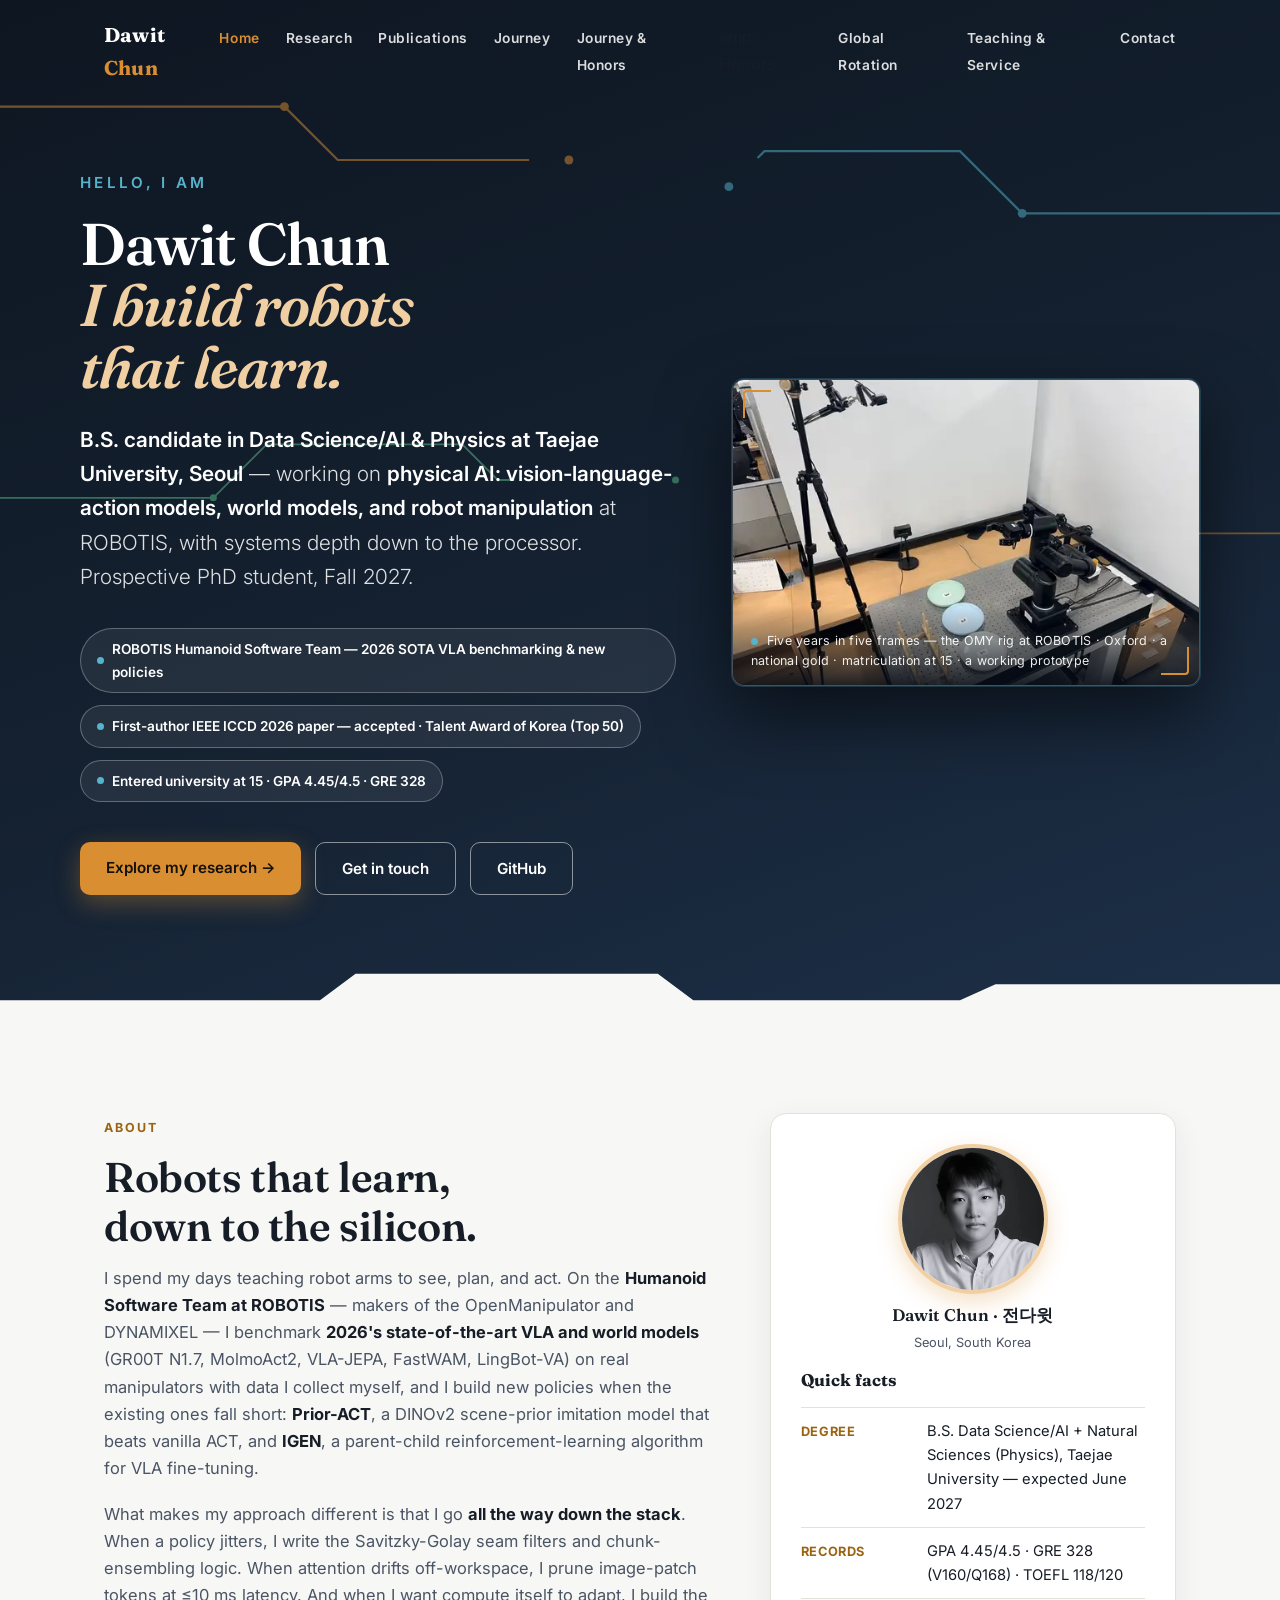
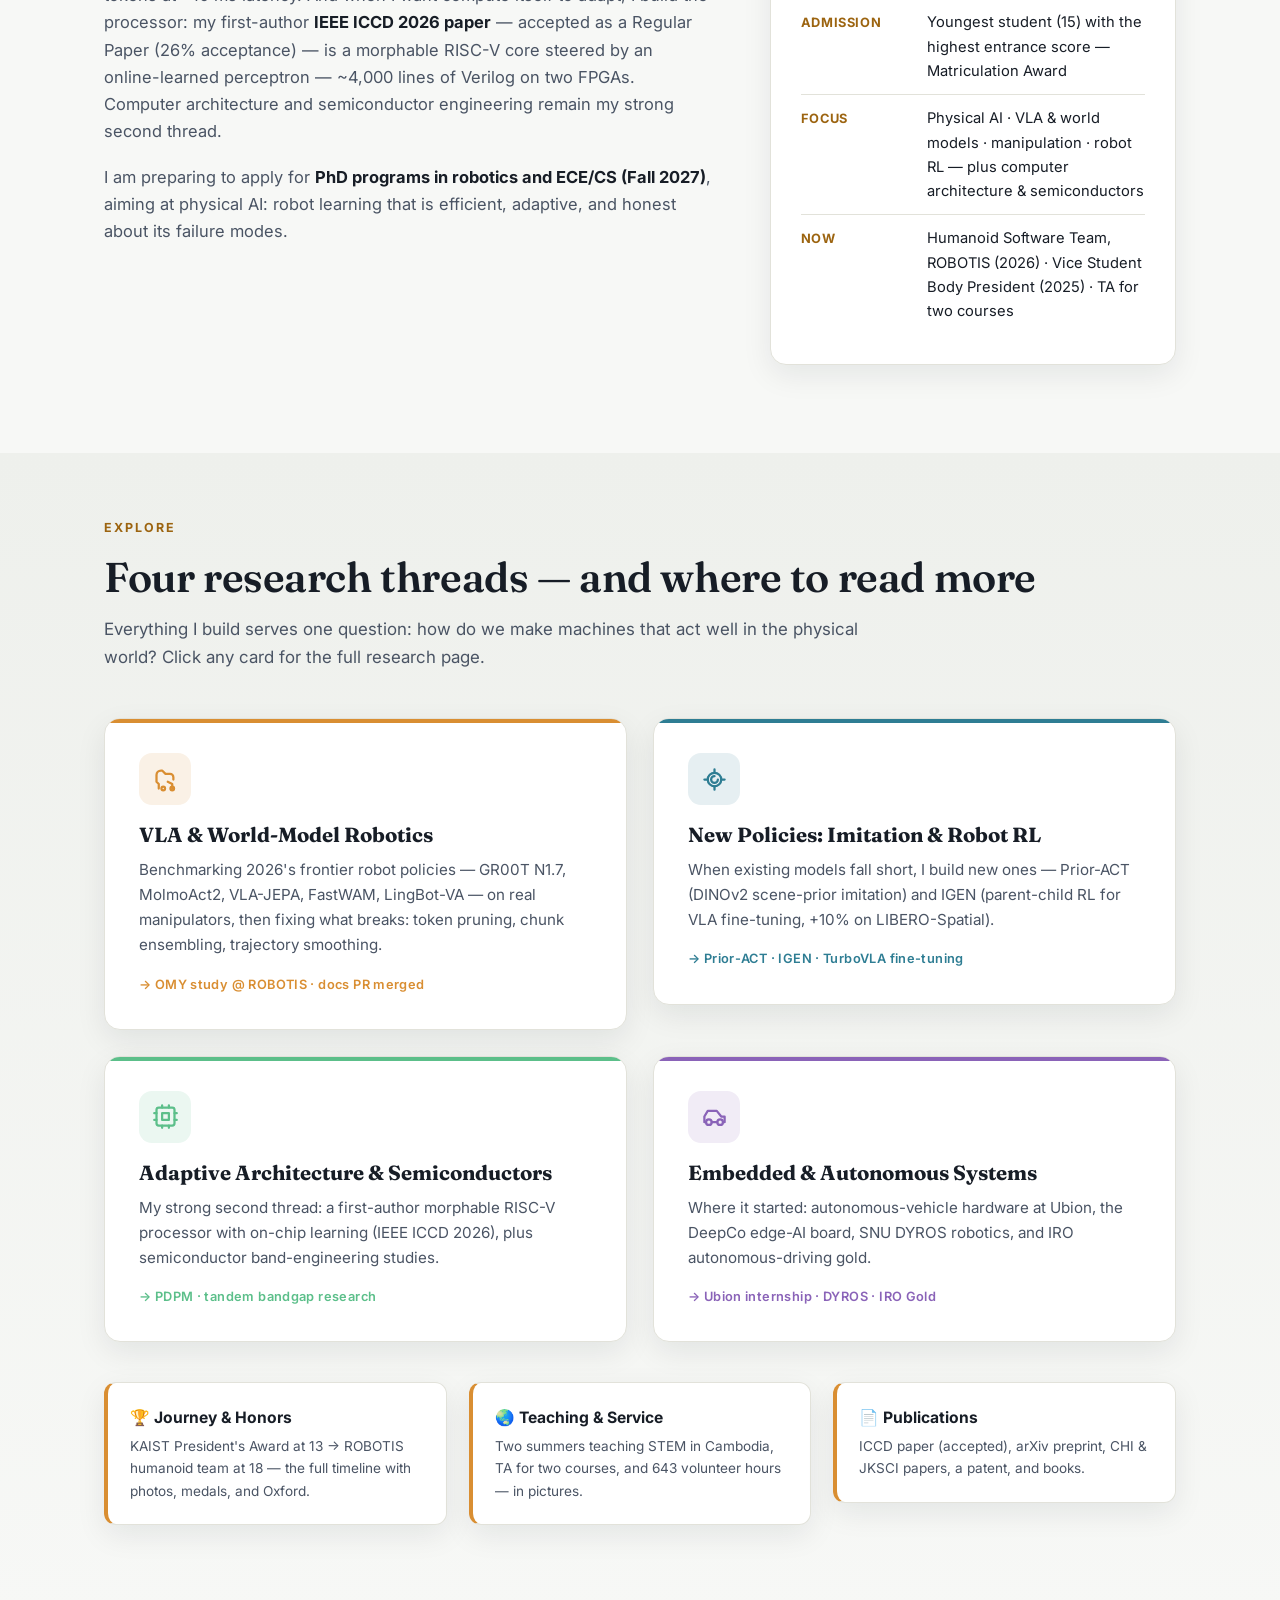
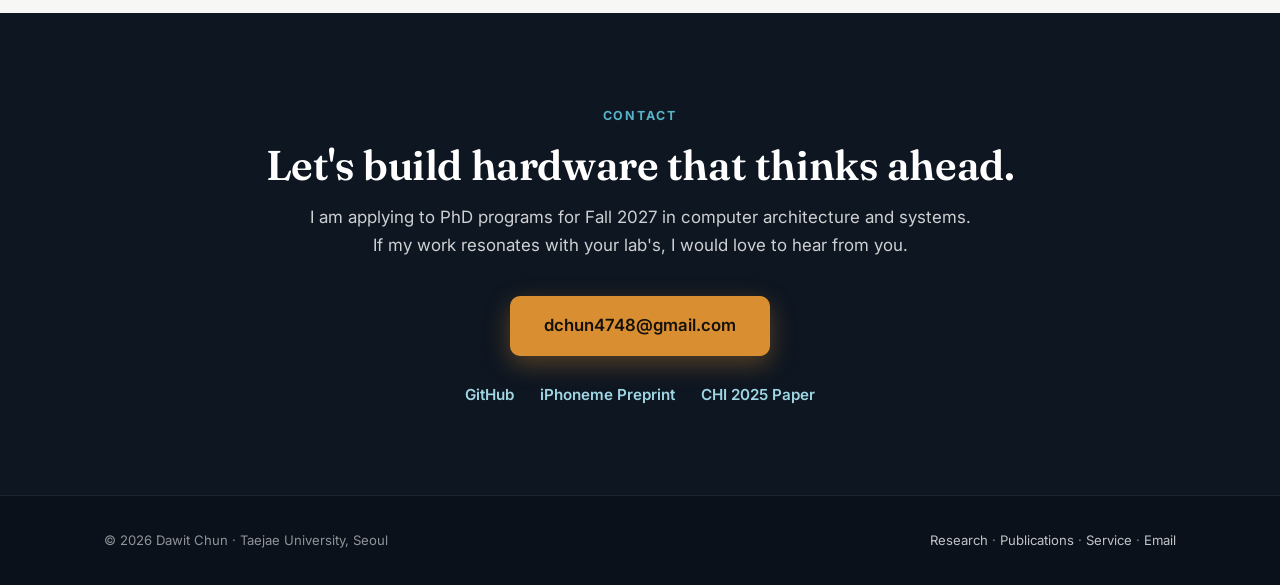
<file: index.html>
<!DOCTYPE html>
<html lang="en">
<head>
<meta charset="UTF-8">
<meta name="viewport" content="width=device-width, initial-scale=1.0">
<title>Dawit Chun — Physical AI & Robot Learning · VLA, World Models, Manipulation</title>
<meta name="description" content="Dawit Chun builds robot intelligence — VLA and world-model policies, manipulation, and reinforcement learning at ROBOTIS — with systems depth down to a first-author adaptive RISC-V processor (IEEE ICCD 2026, accepted).">
<link rel="preconnect" href="https://fonts.googleapis.com">
<link rel="preconnect" href="https://fonts.gstatic.com" crossorigin>
<link href="https://fonts.googleapis.com/css2?family=Fraunces:opsz,wght@9..144,300;9..144,400;9..144,500;9..144,600;9..144,700&family=Inter:wght@300;400;500;600;700&display=swap" rel="stylesheet">
<meta property="og:title" content="Dawit Chun — Physical AI & Robot Learning"><meta property="og:description" content="VLA and world-model robot policies at ROBOTIS, a new Prior-ACT manipulation model, and a first-author adaptive RISC-V processor (IEEE ICCD 2026, accepted)."><meta property="og:image" content="https://actsb.github.io/dawit-chun/assets/og.jpg"><meta name="theme-color" content="#0e1621"><link rel="stylesheet" href="styles.css">
<link rel="icon" href="data:image/svg+xml,<svg xmlns='http://www.w3.org/2000/svg' viewBox='0 0 100 100'><text y='0.9em' font-size='90'>⚙️</text></svg>">
</head>
<body>

<nav id="nav">
  <div class="wrap">
    <a class="logo" href="index.html">Dawit <b>Chun</b></a>
    <button class="menu-btn" id="menuBtn" aria-label="Menu"><span></span><span></span><span></span></button>
    <ul class="navlinks" id="navLinks">
      <li><a href="index.html" class="active">Home</a></li>
      <li><a href="research.html">Research</a></li>
      <li><a href="publications.html">Publications</a></li>
      <li><a href="journey.html">Journey <li><a href="journey.html">Journey &amp; Honors</a></li>amp; Honors</a></li>
      <li><a href="rotation.html">Global Rotation</a></li>
      <li><a href="service.html">Teaching &amp; Service</a></li>
      <li><a href="#contact">Contact</a></li>
    </ul>
  </div>
</nav>

<header id="top">
  <svg class="circuit" viewBox="0 0 1440 700" preserveAspectRatio="xMidYMid slice" aria-hidden="true" fill="none">
    <path class="trace" d="M-20,120 H320 L380,180 H640" stroke="#d98e32" stroke-width="2.5"/>
    <path class="trace" d="M1460,240 H1150 L1080,170 H860 L820,210" stroke="#56b3c9" stroke-width="2.5"/>
    <path class="trace" d="M-20,560 H240 L300,500 H520 L560,540 H760" stroke="#5cbf8a" stroke-width="2"/>
    <path class="trace" d="M1460,600 H1240 L1180,650 H960" stroke="#d98e32" stroke-width="2"/>
    <g fill="#d98e32"><circle cx="320" cy="120" r="5"/><circle cx="640" cy="180" r="5"/><circle cx="1240" cy="600" r="5"/></g>
    <g fill="#56b3c9"><circle cx="1150" cy="240" r="5"/><circle cx="820" cy="210" r="5"/></g>
    <g fill="#5cbf8a"><circle cx="240" cy="560" r="4"/><circle cx="760" cy="540" r="4"/></g>
  </svg>
  <div class="wrap hero">
    <div class="hero-left">
      <div class="hello">Hello, I am</div>
      <h1>Dawit Chun<br><em>I build robots<br>that learn.</em></h1>
      <p class="tag"><b>B.S. candidate in Data Science/AI &amp; Physics at Taejae University, Seoul</b> — working on <b>physical AI: vision-language-action models, world models, and robot manipulation</b> at ROBOTIS, with systems depth down to the processor. Prospective PhD student, Fall 2027.</p>
      <div class="chips">
        <span class="chip"><span class="dot"></span>ROBOTIS Humanoid Software Team — 2026 SOTA VLA benchmarking &amp; new policies</span>
        <span class="chip"><span class="dot"></span>First-author IEEE ICCD 2026 paper — accepted · Talent Award of Korea (Top 50)</span>
        <span class="chip"><span class="dot"></span>Entered university at 15 · GPA 4.45/4.5 · GRE 328</span>
      </div>
      <div class="cta">
        <a class="btn btn-primary" href="research.html">Explore my research →</a>
        <a class="btn btn-ghost" href="mailto:dchun4748@gmail.com">Get in touch</a>
        <a class="btn btn-ghost" href="https://github.com/da-dawit" target="_blank" rel="noopener">GitHub</a>
      </div>
    </div>
    <aside class="reel-card">
      <img src="assets/reel.webp" alt="Highlight reel: the OMY manipulation rig at ROBOTIS, Chatham House during the Oxford fellowship, KSME gold medal, matriculation at Taejae, and the disaster-window prototype" width="560" height="366">
      <div class="cap">Five years in five frames — the OMY rig at ROBOTIS · Oxford · a national gold · matriculation at 15 · a working prototype</div>
    </aside>
  </div>
  <svg class="hero-bottom" viewBox="0 0 1440 90" preserveAspectRatio="none" aria-hidden="true">
    <path d="M0,60 L360,60 L400,30 L740,30 L780,60 L1080,60 L1120,42 L1440,42 L1440,90 L0,90 Z" fill="#f7f8f6"/>
  </svg>
</header>

<section id="about">
  <div class="wrap">
    <div class="about-grid">
      <div class="about-text reveal">
        <span class="kicker">About</span>
        <h2>Robots that learn,<br>down to the silicon.</h2>
        <p>I spend my days teaching robot arms to see, plan, and act. On the <b>Humanoid Software Team at ROBOTIS</b> — makers of the OpenManipulator and DYNAMIXEL — I benchmark <b>2026's state-of-the-art VLA and world models</b> (GR00T N1.7, MolmoAct2, VLA-JEPA, FastWAM, LingBot-VA) on real manipulators with data I collect myself, and I build new policies when the existing ones fall short: <b>Prior-ACT</b>, a DINOv2 scene-prior imitation model that beats vanilla ACT, and <b>IGEN</b>, a parent-child reinforcement-learning algorithm for VLA fine-tuning.</p>
        <p>What makes my approach different is that I go <b>all the way down the stack</b>. When a policy jitters, I write the Savitzky-Golay seam filters and chunk-ensembling logic. When attention drifts off-workspace, I prune image-patch tokens at ≤10 ms latency. And when I want compute itself to adapt, I build the processor: my first-author <b>IEEE ICCD 2026 paper</b> — accepted as a Regular Paper (26% acceptance) — is a morphable RISC-V core steered by an online-learned perceptron — ~4,000 lines of Verilog on two FPGAs. Computer architecture and semiconductor engineering remain my strong second thread.</p>
        <p>I am preparing to apply for <b>PhD programs in robotics and ECE/CS (Fall 2027)</b>, aiming at physical AI: robot learning that is efficient, adaptive, and honest about its failure modes.</p>
      </div>
      <aside class="factbox reveal">
        <img class="me" src="assets/dawit.jpg" alt="Portrait of Dawit Chun" width="520" height="520">
        <div class="me-name">Dawit Chun · 전다윗</div>
        <div class="me-sub">Seoul, South Korea</div>
        <h3>Quick facts</h3>
        <div class="fact"><span class="k">Degree</span><span>B.S. Data Science/AI + Natural Sciences (Physics), Taejae University — expected June 2027</span></div>
        <div class="fact"><span class="k">Records</span><span>GPA 4.45/4.5 · GRE 328 (V160/Q168) · TOEFL 118/120</span></div>
        <div class="fact"><span class="k">Admission</span><span>Youngest student (15) with the highest entrance score — Matriculation Award</span></div>
        <div class="fact"><span class="k">Focus</span><span>Physical AI · VLA &amp; world models · manipulation · robot RL — plus computer architecture &amp; semiconductors</span></div>
        <div class="fact"><span class="k">Now</span><span>Humanoid Software Team, ROBOTIS (2026) · Vice Student Body President (2025) · TA for two courses</span></div>
      </aside>
    </div>
  </div>
</section>

<section id="themes" style="padding-top:60px">
  <div class="wrap">
    <span class="kicker reveal">Explore</span>
    <h2 class="reveal">Four research threads — and where to read more</h2>
    <p class="lead reveal">Everything I build serves one question: how do we make machines that act well in the physical world? Click any card for the full research page.</p>
    <div class="themes-grid">
      <a class="cardlink" href="research.html#omy"><div class="theme reveal" style="--tc:#d98e32">
        <div class="ico"><svg viewBox="0 0 24 24" fill="none" stroke-width="2" stroke-linecap="round" stroke-linejoin="round"><path d="M6 20v-4l-2-2V8a4 4 0 0 1 4-4h1l3 3h4a3 3 0 0 1 3 3v2"/><path d="M14 14l4 2v4"/><circle cx="10" cy="20" r="1.6"/><circle cx="18" cy="20" r="1.6"/></svg></div>
        <h3>VLA &amp; World-Model Robotics</h3>
        <p>Benchmarking 2026's frontier robot policies — GR00T N1.7, MolmoAct2, VLA-JEPA, FastWAM, LingBot-VA — on real manipulators, then fixing what breaks: token pruning, chunk ensembling, trajectory smoothing.</p>
        <div class="rel">→ OMY study @ ROBOTIS · docs PR merged</div>
      </div></a>
      <a class="cardlink" href="research.html#prioract"><div class="theme reveal" style="--tc:#2e7d93">
        <div class="ico"><svg viewBox="0 0 24 24" fill="none" stroke-width="2" stroke-linecap="round" stroke-linejoin="round"><path d="M12 3v3M12 18v3M3 12h3M18 12h3"/><circle cx="12" cy="12" r="6"/><path d="M12 9a3 3 0 1 0 3 3"/></svg></div>
        <h3>New Policies: Imitation &amp; Robot RL</h3>
        <p>When existing models fall short, I build new ones — Prior-ACT (DINOv2 scene-prior imitation) and IGEN (parent-child RL for VLA fine-tuning, +10% on LIBERO-Spatial).</p>
        <div class="rel">→ Prior-ACT · IGEN · TurboVLA fine-tuning</div>
      </div></a>
      <a class="cardlink" href="research.html#pdpm"><div class="theme reveal" style="--tc:#5cbf8a">
        <div class="ico"><svg viewBox="0 0 24 24" fill="none" stroke-width="2" stroke-linecap="round" stroke-linejoin="round"><rect x="4" y="4" width="16" height="16" rx="2"/><path d="M9 4v-2M15 4v-2M9 22v-2M15 22v-2M4 9h-2M4 15h-2M22 9h-2M22 15h-2"/><rect x="9" y="9" width="6" height="6"/></svg></div>
        <h3>Adaptive Architecture &amp; Semiconductors</h3>
        <p>My strong second thread: a first-author morphable RISC-V processor with on-chip learning (IEEE ICCD 2026), plus semiconductor band-engineering studies.</p>
        <div class="rel">→ PDPM · tandem bandgap research</div>
      </div></a>
      <a class="cardlink" href="research.html#embedded"><div class="theme reveal" style="--tc:#8a63b8">
        <div class="ico"><svg viewBox="0 0 24 24" fill="none" stroke-width="2" stroke-linecap="round" stroke-linejoin="round"><circle cx="7" cy="17" r="2.5"/><circle cx="17" cy="17" r="2.5"/><path d="M4.5 17H3v-5l3-5h8l4 5h3v5h-1.5M9.5 17h5"/></svg></div>
        <h3>Embedded &amp; Autonomous Systems</h3>
        <p>Where it started: autonomous-vehicle hardware at Ubion, the DeepCo edge-AI board, SNU DYROS robotics, and IRO autonomous-driving gold.</p>
        <div class="rel">→ Ubion internship · DYROS · IRO Gold</div>
      </div></a>
    </div>

    <div class="hl-strip">
      <a class="cardlink" href="journey.html"><div class="hl reveal"><div class="t">🏆 Journey &amp; Honors</div><p>KAIST President's Award at 13 → ROBOTIS humanoid team at 18 — the full timeline with photos, medals, and Oxford.</p></div></a>
      <a class="cardlink" href="service.html"><div class="hl reveal"><div class="t">🌏 Teaching &amp; Service</div><p>Two summers teaching STEM in Cambodia, TA for two courses, and 643 volunteer hours — in pictures.</p></div></a>
      <a class="cardlink" href="publications.html"><div class="hl reveal"><div class="t">📄 Publications</div><p>ICCD paper (accepted), arXiv preprint, CHI &amp; JKSCI papers, a patent, and books.</p></div></a>
    </div>
  </div>
</section>

<section id="contact">
  <div class="wrap">
    <span class="kicker reveal">Contact</span>
    <h2 class="reveal">Let's build hardware that thinks ahead.</h2>
    <p class="lead reveal">I am applying to PhD programs for Fall 2027 in computer architecture and systems.<br>If my work resonates with your lab's, I would love to hear from you.</p>
    <a class="btn btn-primary reveal" href="mailto:dchun4748@gmail.com">dchun4748@gmail.com</a>
    <div class="links reveal">
      <a href="https://github.com/da-dawit" target="_blank" rel="noopener">GitHub</a>
      <a href="https://doi.org/10.48550/arXiv.2604.16441" target="_blank" rel="noopener">iPhoneme Preprint</a>
      <a href="https://doi.org/10.1145/3706599.3720308" target="_blank" rel="noopener">CHI 2025 Paper</a>
    </div>
  </div>
</section>

<footer>
  <div class="wrap"><span>© 2026 Dawit Chun · Taejae University, Seoul</span><span><a href="research.html">Research</a> · <a href="publications.html">Publications</a> · <a href="service.html">Service</a> · <a href="mailto:dchun4748@gmail.com">Email</a></span></div>
</footer>

<script src="site.js"></script>
</body>
</html>
</file>
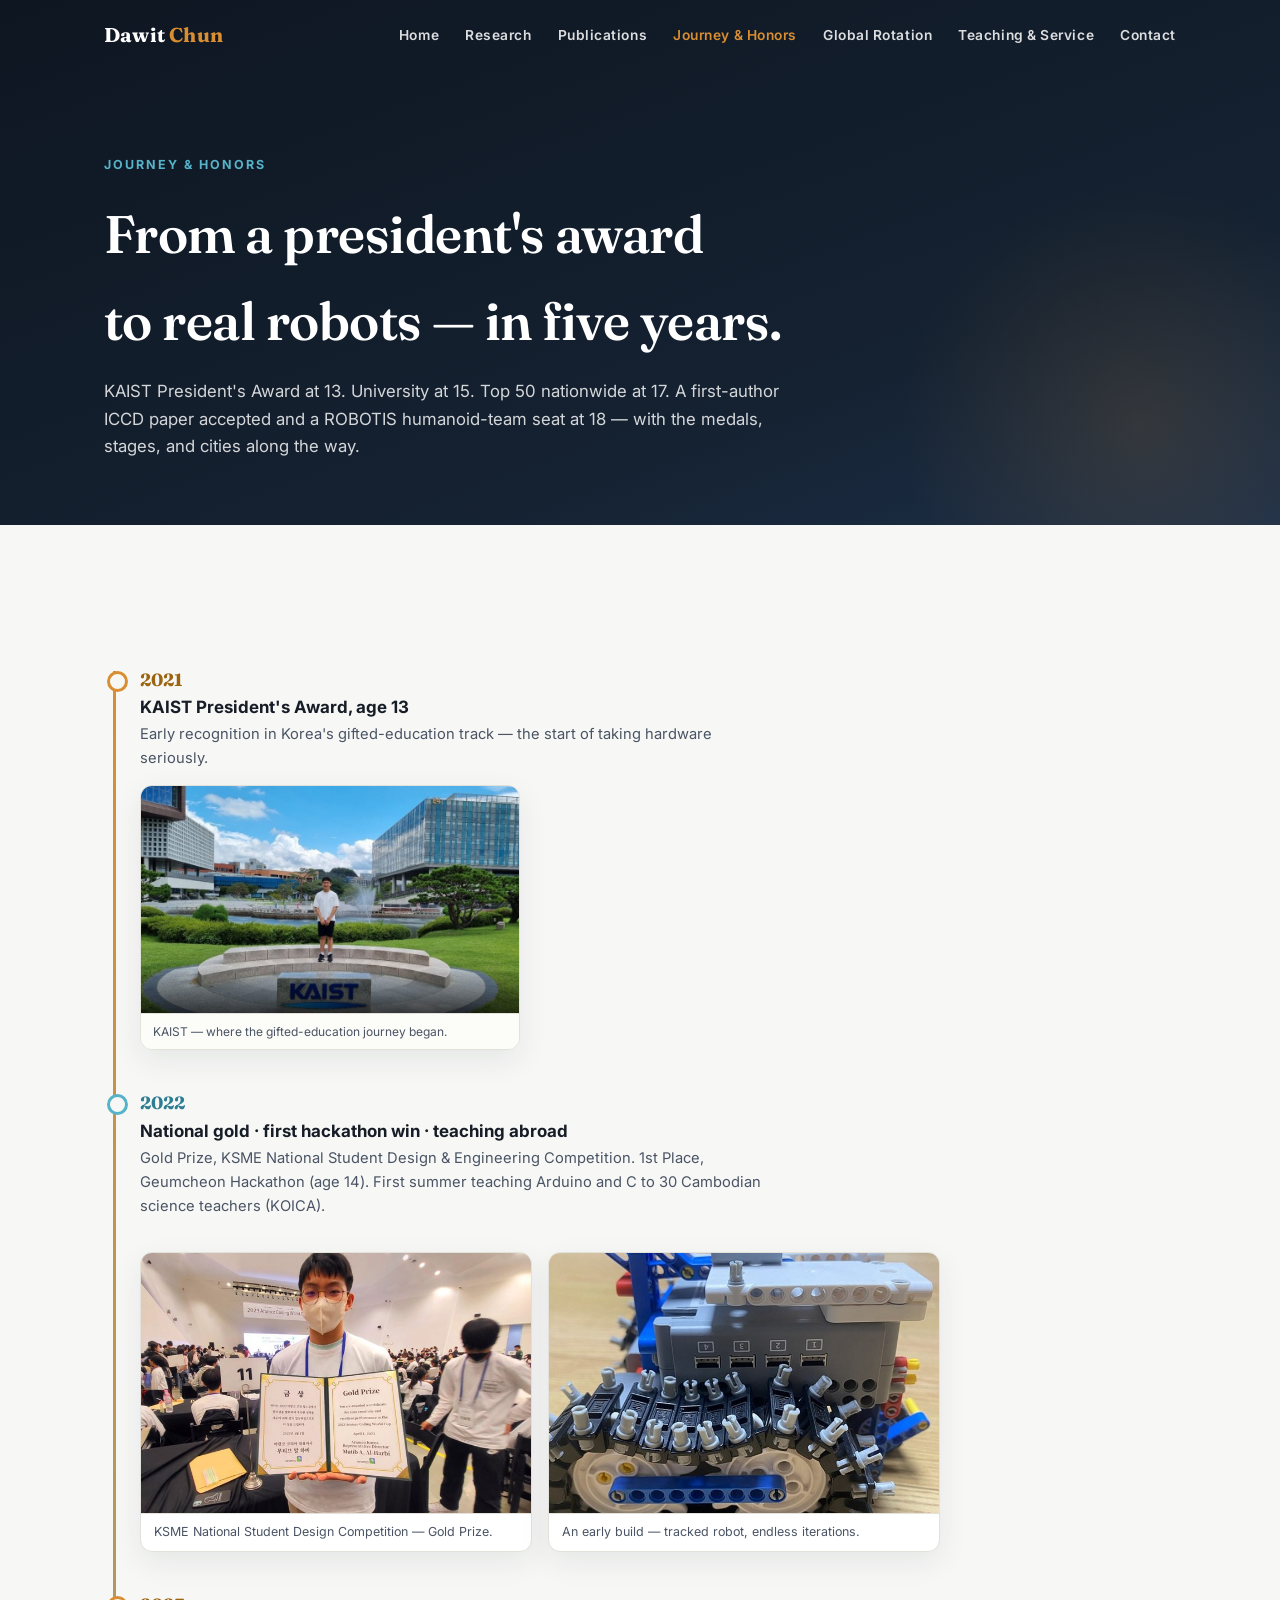
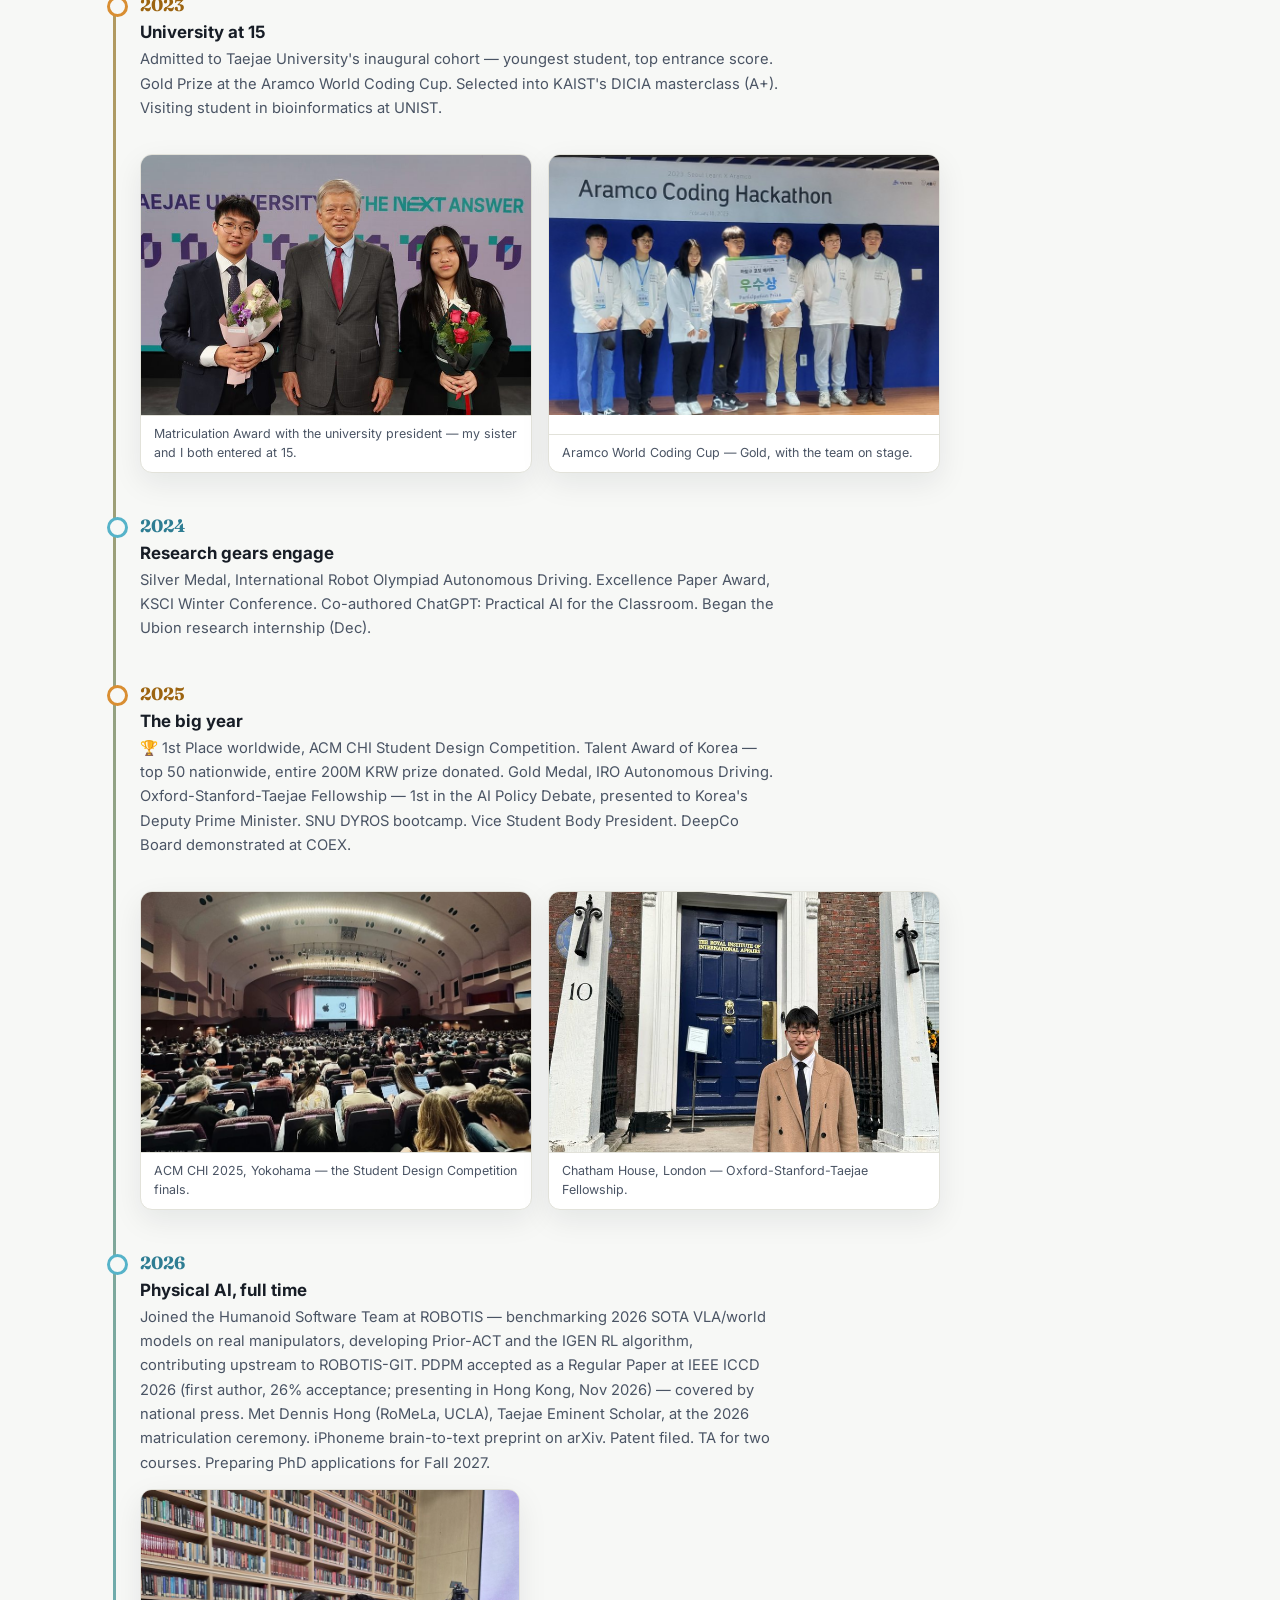
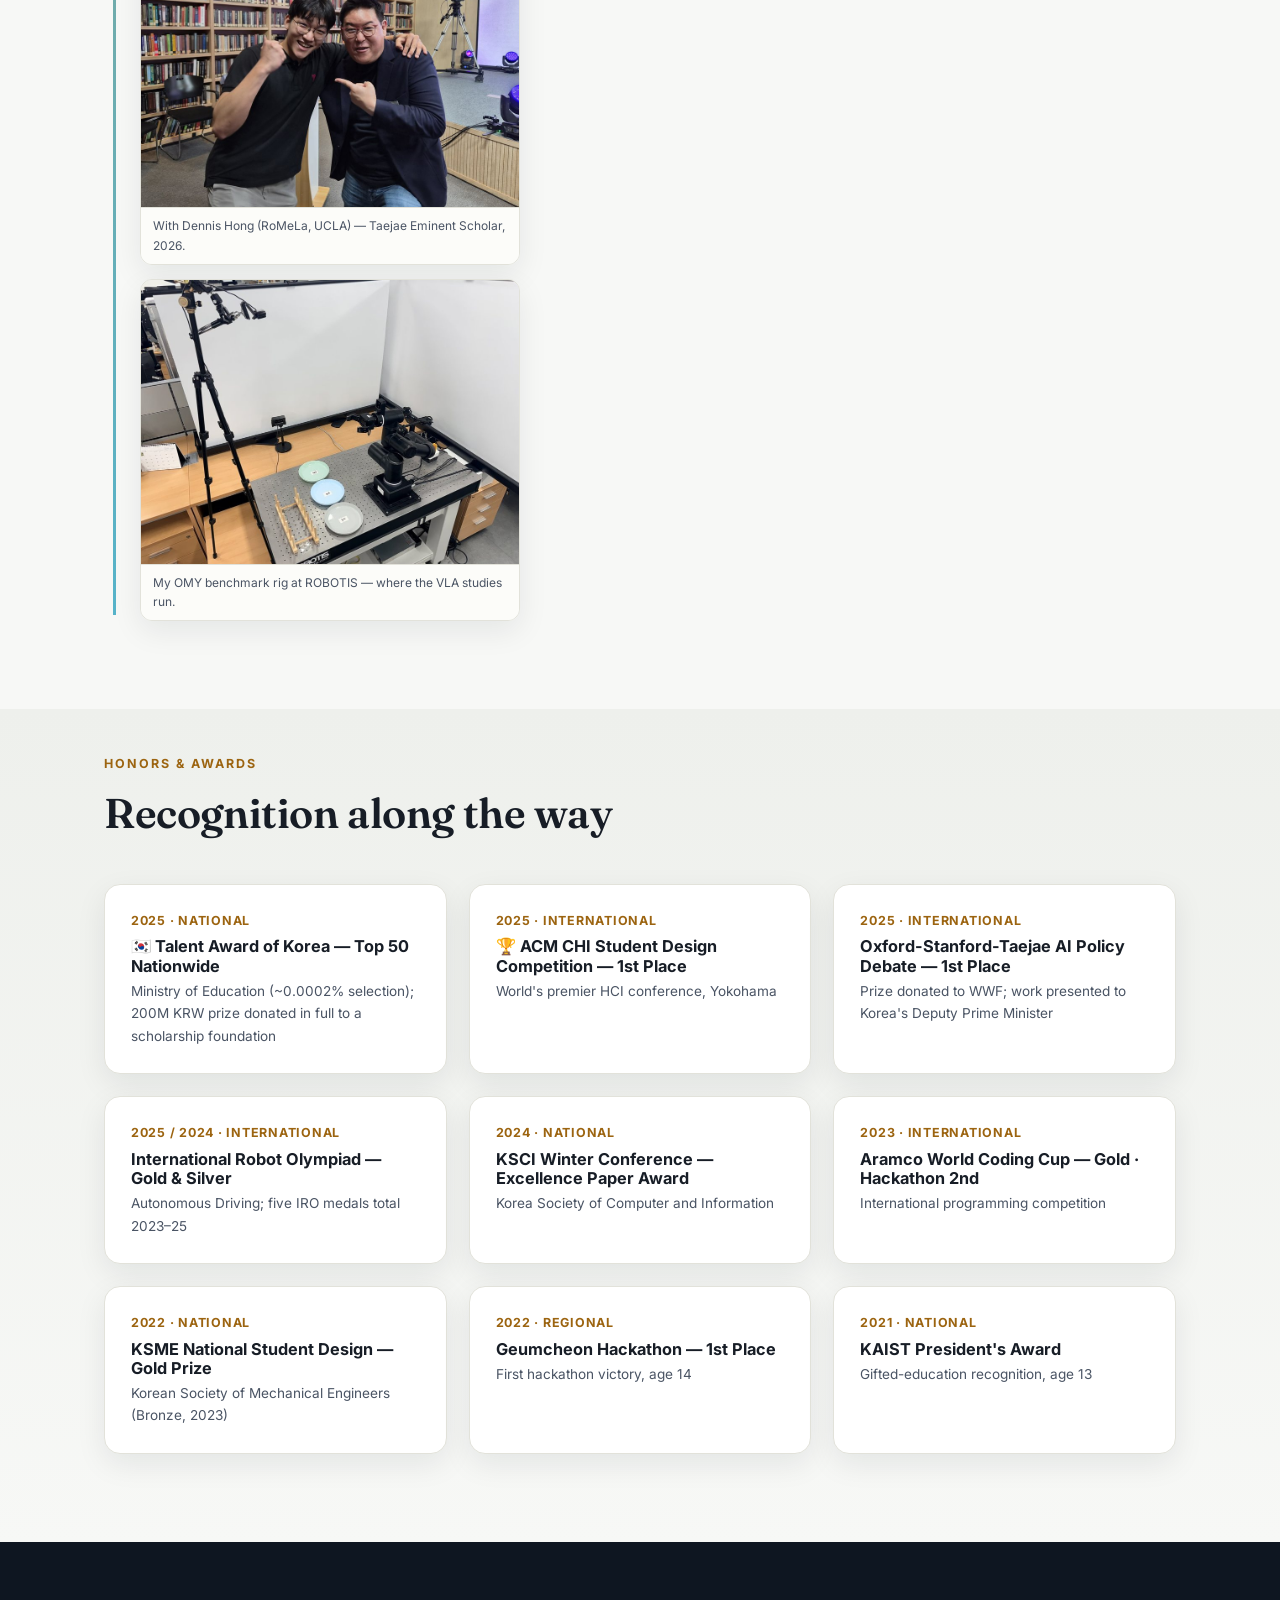
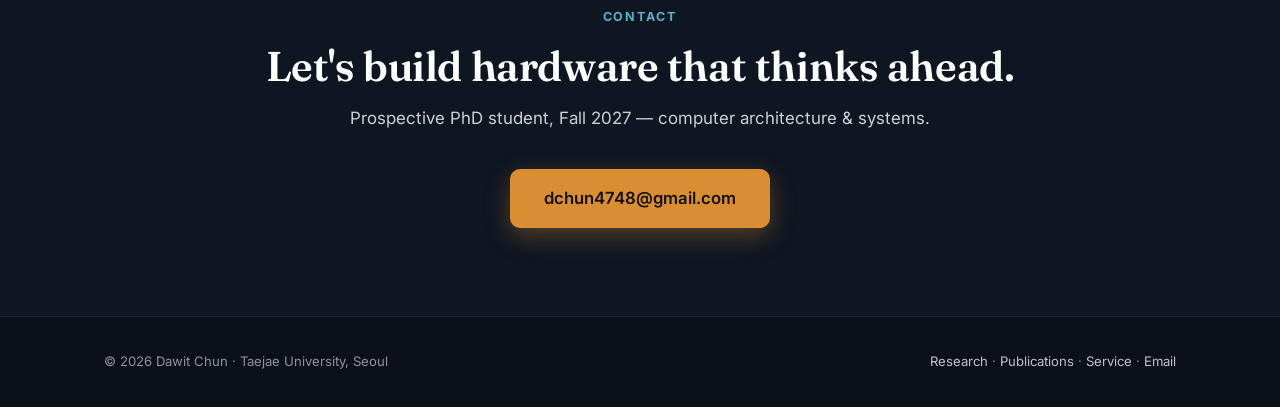
<file: journey.html>
<!DOCTYPE html>
<html lang="en">
<head>
<meta charset="UTF-8">
<meta name="viewport" content="width=device-width, initial-scale=1.0">
<title>Journey &amp; Honors — Dawit Chun</title>
<meta name="description" content="Dawit Chun's journey: KAIST President's Award at 13, university at 15, Talent Award of Korea at 17, and a first-author processor paper — with photos.">
<link rel="preconnect" href="https://fonts.googleapis.com">
<link rel="preconnect" href="https://fonts.gstatic.com" crossorigin>
<link href="https://fonts.googleapis.com/css2?family=Fraunces:opsz,wght@9..144,300;9..144,400;9..144,500;9..144,600;9..144,700&family=Inter:wght@300;400;500;600;700&display=swap" rel="stylesheet">
<link rel="stylesheet" href="styles.css">
<link rel="icon" href="data:image/svg+xml,<svg xmlns='http://www.w3.org/2000/svg' viewBox='0 0 100 100'><text y='0.9em' font-size='90'>⚙️</text></svg>">
<style>.tlfig{margin-top:14px;max-width:380px;border-radius:12px;overflow:hidden;border:1px solid var(--line);box-shadow:var(--shadow)}.tlfig img{display:block;width:100%}.tlfig figcaption{font-size:.75rem;color:var(--ink-soft);padding:8px 12px;background:#fcfcf9;border-top:1px solid var(--line)}</style>
</head>
<body>

<nav id="nav">
  <div class="wrap">
    <a class="logo" href="index.html">Dawit <b>Chun</b></a>
    <button class="menu-btn" id="menuBtn" aria-label="Menu"><span></span><span></span><span></span></button>
    <ul class="navlinks" id="navLinks">
      <li><a href="index.html">Home</a></li>
      <li><a href="research.html">Research</a></li>
      <li><a href="publications.html">Publications</a></li>
      <li><a href="journey.html" class="active">Journey &amp; Honors</a></li>
      <li><a href="rotation.html">Global Rotation</a></li>
      <li><a href="service.html">Teaching &amp; Service</a></li>
      <li><a href="index.html#contact">Contact</a></li>
    </ul>
  </div>
</nav>

<div class="page-hero">
  <div class="wrap">
    <span class="kicker">Journey &amp; Honors</span>
    <h1>From a president's award<br>to real robots — in five years.</h1>
    <p>KAIST President's Award at 13. University at 15. Top 50 nationwide at 17. A first-author ICCD paper accepted and a ROBOTIS humanoid-team seat at 18 — with the medals, stages, and cities along the way.</p>
  </div>
</div>

<section id="journey">
  <div class="wrap">
    <div class="timeline">
      <div class="tl reveal"><span class="yr">2021</span><h4>KAIST President's Award, age 13</h4><p>Early recognition in Korea's gifted-education track — the start of taking hardware seriously.</p>
        <figure class="tlfig"><img src="assets/kaist.jpg" alt="At the KAIST campus" loading="lazy"><figcaption>KAIST — where the gifted-education journey began.</figcaption></figure>
      </div>
      <div class="tl alt reveal"><span class="yr">2022</span><h4>National gold · first hackathon win · teaching abroad</h4><p>Gold Prize, KSME National Student Design &amp; Engineering Competition. 1st Place, Geumcheon Hackathon (age 14). First summer teaching Arduino and C to 30 Cambodian science teachers (KOICA).</p>
        <div class="gallery two" style="max-width:800px">
          <figure class="reveal"><img src="assets/ksme-medal.jpg" alt="Holding the KSME gold medal and certificate" loading="lazy"><figcaption>KSME National Student Design Competition — Gold Prize.</figcaption></figure>
          <figure class="reveal"><img src="assets/robot-lego.jpg" alt="An early tracked-robot build" loading="lazy"><figcaption>An early build — tracked robot, endless iterations.</figcaption></figure>
        </div>
      </div>
      <div class="tl reveal"><span class="yr">2023</span><h4>University at 15</h4><p>Admitted to Taejae University's inaugural cohort — youngest student, top entrance score. Gold Prize at the Aramco World Coding Cup. Selected into KAIST's DICIA masterclass (A+). Visiting student in bioinformatics at UNIST.</p>
        <div class="gallery two" style="max-width:800px">
          <figure class="reveal"><img src="assets/matric.jpg" alt="Matriculation award ceremony at Taejae University" loading="lazy"><figcaption>Matriculation Award with the university president — my sister and I both entered at 15.</figcaption></figure>
          <figure class="reveal"><img src="assets/aramco.jpg" alt="On stage at the Aramco Coding World Cup award ceremony" loading="lazy"><figcaption>Aramco World Coding Cup — Gold, with the team on stage.</figcaption></figure>
        </div>
      </div>
      <div class="tl alt reveal"><span class="yr">2024</span><h4>Research gears engage</h4><p>Silver Medal, International Robot Olympiad Autonomous Driving. Excellence Paper Award, KSCI Winter Conference. Co-authored ChatGPT: Practical AI for the Classroom. Began the Ubion research internship (Dec).</p></div>
      <div class="tl reveal"><span class="yr">2025</span><h4>The big year</h4><p>🏆 1st Place worldwide, ACM CHI Student Design Competition. Talent Award of Korea — top 50 nationwide, entire 200M KRW prize donated. Gold Medal, IRO Autonomous Driving. Oxford-Stanford-Taejae Fellowship — 1st in the AI Policy Debate, presented to Korea's Deputy Prime Minister. SNU DYROS bootcamp. Vice Student Body President. DeepCo Board demonstrated at COEX.</p>
        <div class="gallery two" style="max-width:800px">
          <figure class="reveal"><img src="assets/chi-hall.jpg" alt="The main conference hall at ACM CHI 2025 in Yokohama" loading="lazy"><figcaption>ACM CHI 2025, Yokohama — the Student Design Competition finals.</figcaption></figure>
          <figure class="reveal"><img src="assets/chatham.jpg" alt="At Chatham House, London, during the Oxford fellowship" loading="lazy"><figcaption>Chatham House, London — Oxford-Stanford-Taejae Fellowship.</figcaption></figure>
        </div>
      </div>
      <div class="tl alt reveal"><span class="yr">2026</span><h4>Physical AI, full time</h4><p>Joined the Humanoid Software Team at ROBOTIS — benchmarking 2026 SOTA VLA/world models on real manipulators, developing Prior-ACT and the IGEN RL algorithm, contributing upstream to ROBOTIS-GIT. PDPM accepted as a Regular Paper at IEEE ICCD 2026 (first author, 26% acceptance; presenting in Hong Kong, Nov 2026) — covered by national press. Met Dennis Hong (RoMeLa, UCLA), Taejae Eminent Scholar, at the 2026 matriculation ceremony. iPhoneme brain-to-text preprint on arXiv. Patent filed. TA for two courses. Preparing PhD applications for Fall 2027.</p>
        <figure class="tlfig"><img src="assets/dennis.jpg" alt="Dawit Chun with Professor Dennis Hong of UCLA RoMeLa" loading="lazy"><figcaption>With Dennis Hong (RoMeLa, UCLA) — Taejae Eminent Scholar, 2026.</figcaption></figure>
        <figure class="tlfig"><img src="assets/omy-setup.jpg" alt="The OMY manipulation rig at ROBOTIS" loading="lazy"><figcaption>My OMY benchmark rig at ROBOTIS — where the VLA studies run.</figcaption></figure>
      </div>
    </div>
  </div>
</section>

<section id="honors" style="padding-top:40px">
  <div class="wrap">
    <span class="kicker reveal">Honors &amp; Awards</span>
    <h2 class="reveal">Recognition along the way</h2>
    <div class="honor-grid">
      <div class="honor reveal"><div class="hy">2025 · NATIONAL</div><h4>🇰🇷 Talent Award of Korea — Top 50 Nationwide</h4><p>Ministry of Education (~0.0002% selection); 200M KRW prize donated in full to a scholarship foundation</p></div>
      <div class="honor reveal"><div class="hy">2025 · INTERNATIONAL</div><h4>🏆 ACM CHI Student Design Competition — 1st Place</h4><p>World's premier HCI conference, Yokohama</p></div>
      <div class="honor reveal"><div class="hy">2025 · INTERNATIONAL</div><h4>Oxford-Stanford-Taejae AI Policy Debate — 1st Place</h4><p>Prize donated to WWF; work presented to Korea's Deputy Prime Minister</p></div>
      <div class="honor reveal"><div class="hy">2025 / 2024 · INTERNATIONAL</div><h4>International Robot Olympiad — Gold &amp; Silver</h4><p>Autonomous Driving; five IRO medals total 2023–25</p></div>
      <div class="honor reveal"><div class="hy">2024 · NATIONAL</div><h4>KSCI Winter Conference — Excellence Paper Award</h4><p>Korea Society of Computer and Information</p></div>
      <div class="honor reveal"><div class="hy">2023 · INTERNATIONAL</div><h4>Aramco World Coding Cup — Gold · Hackathon 2nd</h4><p>International programming competition</p></div>
      <div class="honor reveal"><div class="hy">2022 · NATIONAL</div><h4>KSME National Student Design — Gold Prize</h4><p>Korean Society of Mechanical Engineers (Bronze, 2023)</p></div>
      <div class="honor reveal"><div class="hy">2022 · REGIONAL</div><h4>Geumcheon Hackathon — 1st Place</h4><p>First hackathon victory, age 14</p></div>
      <div class="honor reveal"><div class="hy">2021 · NATIONAL</div><h4>KAIST President's Award</h4><p>Gifted-education recognition, age 13</p></div>
    </div>
  </div>
</section>

<section id="contact" style="padding-top:60px">
  <div class="wrap">
    <span class="kicker reveal">Contact</span>
    <h2 class="reveal">Let's build hardware that thinks ahead.</h2>
    <p class="lead reveal">Prospective PhD student, Fall 2027 — computer architecture &amp; systems.</p>
    <a class="btn btn-primary reveal" href="mailto:dchun4748@gmail.com">dchun4748@gmail.com</a>
  </div>
</section>

<footer>
  <div class="wrap"><span>© 2026 Dawit Chun · Taejae University, Seoul</span><span><a href="research.html">Research</a> · <a href="publications.html">Publications</a> · <a href="service.html">Service</a> · <a href="mailto:dchun4748@gmail.com">Email</a></span></div>
</footer>

<script src="site.js"></script>
</body>
</html>
</file>
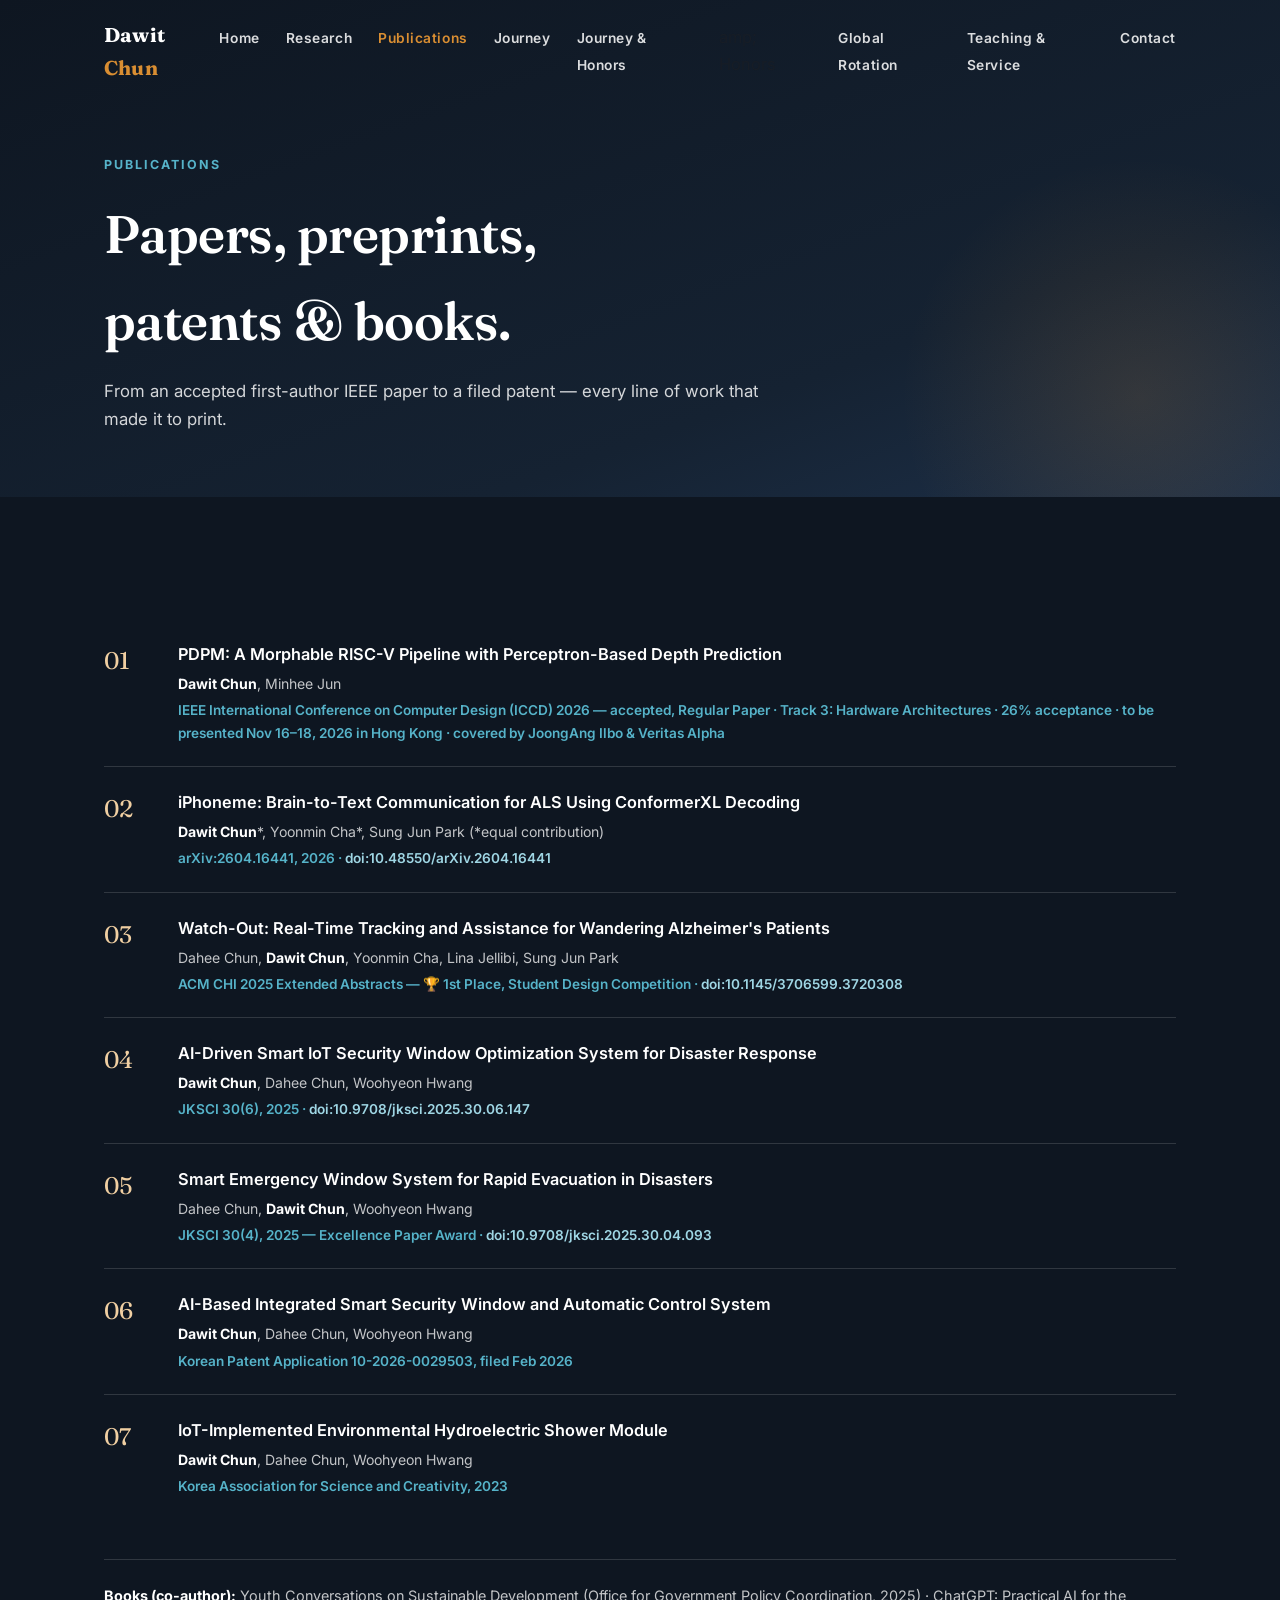
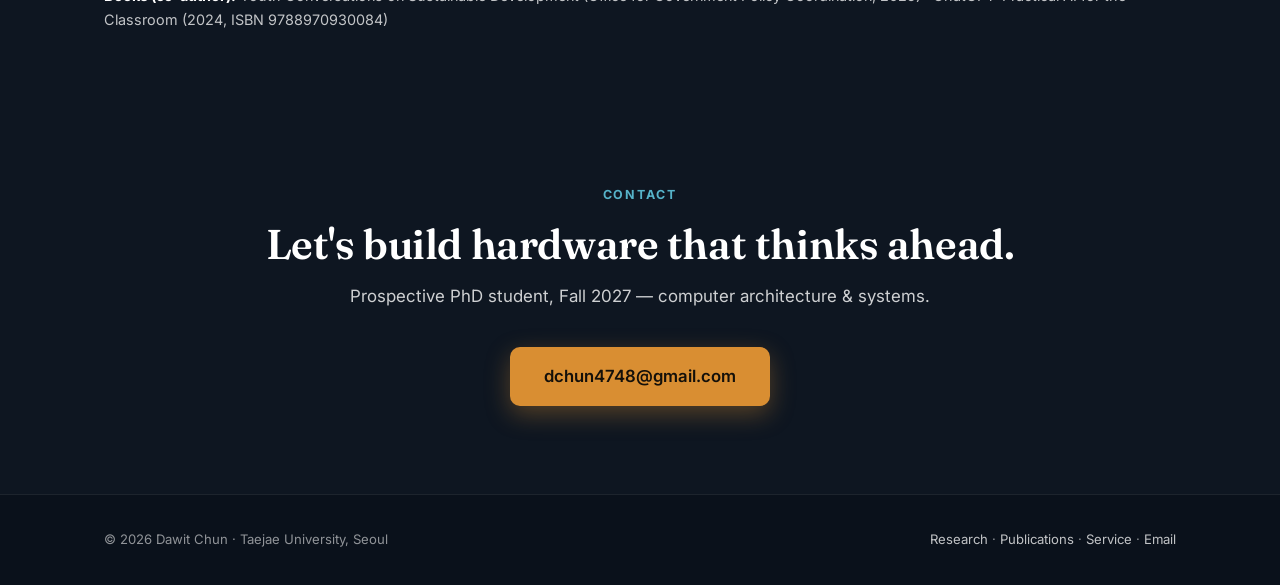
<file: publications.html>
<!DOCTYPE html>
<html lang="en">
<head>
<meta charset="UTF-8">
<meta name="viewport" content="width=device-width, initial-scale=1.0">
<title>Publications — Dawit Chun</title>
<meta name="description" content="Publications by Dawit Chun: IEEE ICCD 2026 submission, arXiv brain-to-text preprint, ACM CHI 2025 (1st Place SDC), JKSCI papers, a patent, and books.">
<link rel="preconnect" href="https://fonts.googleapis.com">
<link rel="preconnect" href="https://fonts.gstatic.com" crossorigin>
<link href="https://fonts.googleapis.com/css2?family=Fraunces:opsz,wght@9..144,300;9..144,400;9..144,500;9..144,600;9..144,700&family=Inter:wght@300;400;500;600;700&display=swap" rel="stylesheet">
<link rel="stylesheet" href="styles.css">
<link rel="icon" href="data:image/svg+xml,<svg xmlns='http://www.w3.org/2000/svg' viewBox='0 0 100 100'><text y='0.9em' font-size='90'>⚙️</text></svg>">
</head>
<body>

<nav id="nav">
  <div class="wrap">
    <a class="logo" href="index.html">Dawit <b>Chun</b></a>
    <button class="menu-btn" id="menuBtn" aria-label="Menu"><span></span><span></span><span></span></button>
    <ul class="navlinks" id="navLinks">
      <li><a href="index.html">Home</a></li>
      <li><a href="research.html">Research</a></li>
      <li><a href="publications.html" class="active">Publications</a></li>
      <li><a href="journey.html">Journey <li><a href="journey.html">Journey &amp; Honors</a></li>amp; Honors</a></li>
      <li><a href="rotation.html">Global Rotation</a></li>
      <li><a href="service.html">Teaching &amp; Service</a></li>
      <li><a href="index.html#contact">Contact</a></li>
    </ul>
  </div>
</nav>

<div class="page-hero">
  <div class="wrap">
    <span class="kicker">Publications</span>
    <h1>Papers, preprints,<br>patents &amp; books.</h1>
    <p>From an accepted first-author IEEE paper to a filed patent — every line of work that made it to print.</p>
  </div>
</div>

<section id="pubs" style="background:var(--slate);color:#fff">
  <div class="wrap">
    <div class="pub reveal">
      <div class="num">01</div>
      <div>
        <div class="t">PDPM: A Morphable RISC-V Pipeline with Perceptron-Based Depth Prediction</div>
        <div class="a"><b>Dawit Chun</b>, Minhee Jun</div>
        <div class="v">IEEE International Conference on Computer Design (ICCD) 2026 — accepted, Regular Paper · Track 3: Hardware Architectures · 26% acceptance · to be presented Nov 16–18, 2026 in Hong Kong · covered by JoongAng Ilbo &amp; Veritas Alpha</div>
      </div>
    </div>
    <div class="pub reveal">
      <div class="num">02</div>
      <div>
        <div class="t">iPhoneme: Brain-to-Text Communication for ALS Using ConformerXL Decoding</div>
        <div class="a"><b>Dawit Chun</b>*, Yoonmin Cha*, Sung Jun Park (*equal contribution)</div>
        <div class="v">arXiv:2604.16441, 2026 · <a href="https://doi.org/10.48550/arXiv.2604.16441" target="_blank" rel="noopener">doi:10.48550/arXiv.2604.16441</a></div>
      </div>
    </div>
    <div class="pub reveal">
      <div class="num">03</div>
      <div>
        <div class="t">Watch-Out: Real-Time Tracking and Assistance for Wandering Alzheimer's Patients</div>
        <div class="a">Dahee Chun, <b>Dawit Chun</b>, Yoonmin Cha, Lina Jellibi, Sung Jun Park</div>
        <div class="v">ACM CHI 2025 Extended Abstracts — 🏆 1st Place, Student Design Competition · <a href="https://doi.org/10.1145/3706599.3720308" target="_blank" rel="noopener">doi:10.1145/3706599.3720308</a></div>
      </div>
    </div>
    <div class="pub reveal">
      <div class="num">04</div>
      <div>
        <div class="t">AI-Driven Smart IoT Security Window Optimization System for Disaster Response</div>
        <div class="a"><b>Dawit Chun</b>, Dahee Chun, Woohyeon Hwang</div>
        <div class="v">JKSCI 30(6), 2025 · <a href="https://doi.org/10.9708/jksci.2025.30.06.147" target="_blank" rel="noopener">doi:10.9708/jksci.2025.30.06.147</a></div>
      </div>
    </div>
    <div class="pub reveal">
      <div class="num">05</div>
      <div>
        <div class="t">Smart Emergency Window System for Rapid Evacuation in Disasters</div>
        <div class="a">Dahee Chun, <b>Dawit Chun</b>, Woohyeon Hwang</div>
        <div class="v">JKSCI 30(4), 2025 — Excellence Paper Award · <a href="https://doi.org/10.9708/jksci.2025.30.04.093" target="_blank" rel="noopener">doi:10.9708/jksci.2025.30.04.093</a></div>
      </div>
    </div>
    <div class="pub reveal">
      <div class="num">06</div>
      <div>
        <div class="t">AI-Based Integrated Smart Security Window and Automatic Control System</div>
        <div class="a"><b>Dawit Chun</b>, Dahee Chun, Woohyeon Hwang</div>
        <div class="v">Korean Patent Application 10-2026-0029503, filed Feb 2026</div>
      </div>
    </div>
    <div class="pub reveal">
      <div class="num">07</div>
      <div>
        <div class="t">IoT-Implemented Environmental Hydroelectric Shower Module</div>
        <div class="a"><b>Dawit Chun</b>, Dahee Chun, Woohyeon Hwang</div>
        <div class="v">Korea Association for Science and Creativity, 2023</div>
      </div>
    </div>
    <div class="bookrow reveal">
      <b>Books (co-author):</b> Youth Conversations on Sustainable Development (Office for Government Policy Coordination, 2025) · ChatGPT: Practical AI for the Classroom (2024, ISBN 9788970930084)
    </div>
  </div>
</section>

<section id="contact" style="padding-top:60px">
  <div class="wrap">
    <span class="kicker reveal">Contact</span>
    <h2 class="reveal">Let's build hardware that thinks ahead.</h2>
    <p class="lead reveal">Prospective PhD student, Fall 2027 — computer architecture &amp; systems.</p>
    <a class="btn btn-primary reveal" href="mailto:dchun4748@gmail.com">dchun4748@gmail.com</a>
  </div>
</section>

<footer>
  <div class="wrap"><span>© 2026 Dawit Chun · Taejae University, Seoul</span><span><a href="research.html">Research</a> · <a href="publications.html">Publications</a> · <a href="service.html">Service</a> · <a href="mailto:dchun4748@gmail.com">Email</a></span></div>
</footer>

<script src="site.js"></script>
</body>
</html>
</file>
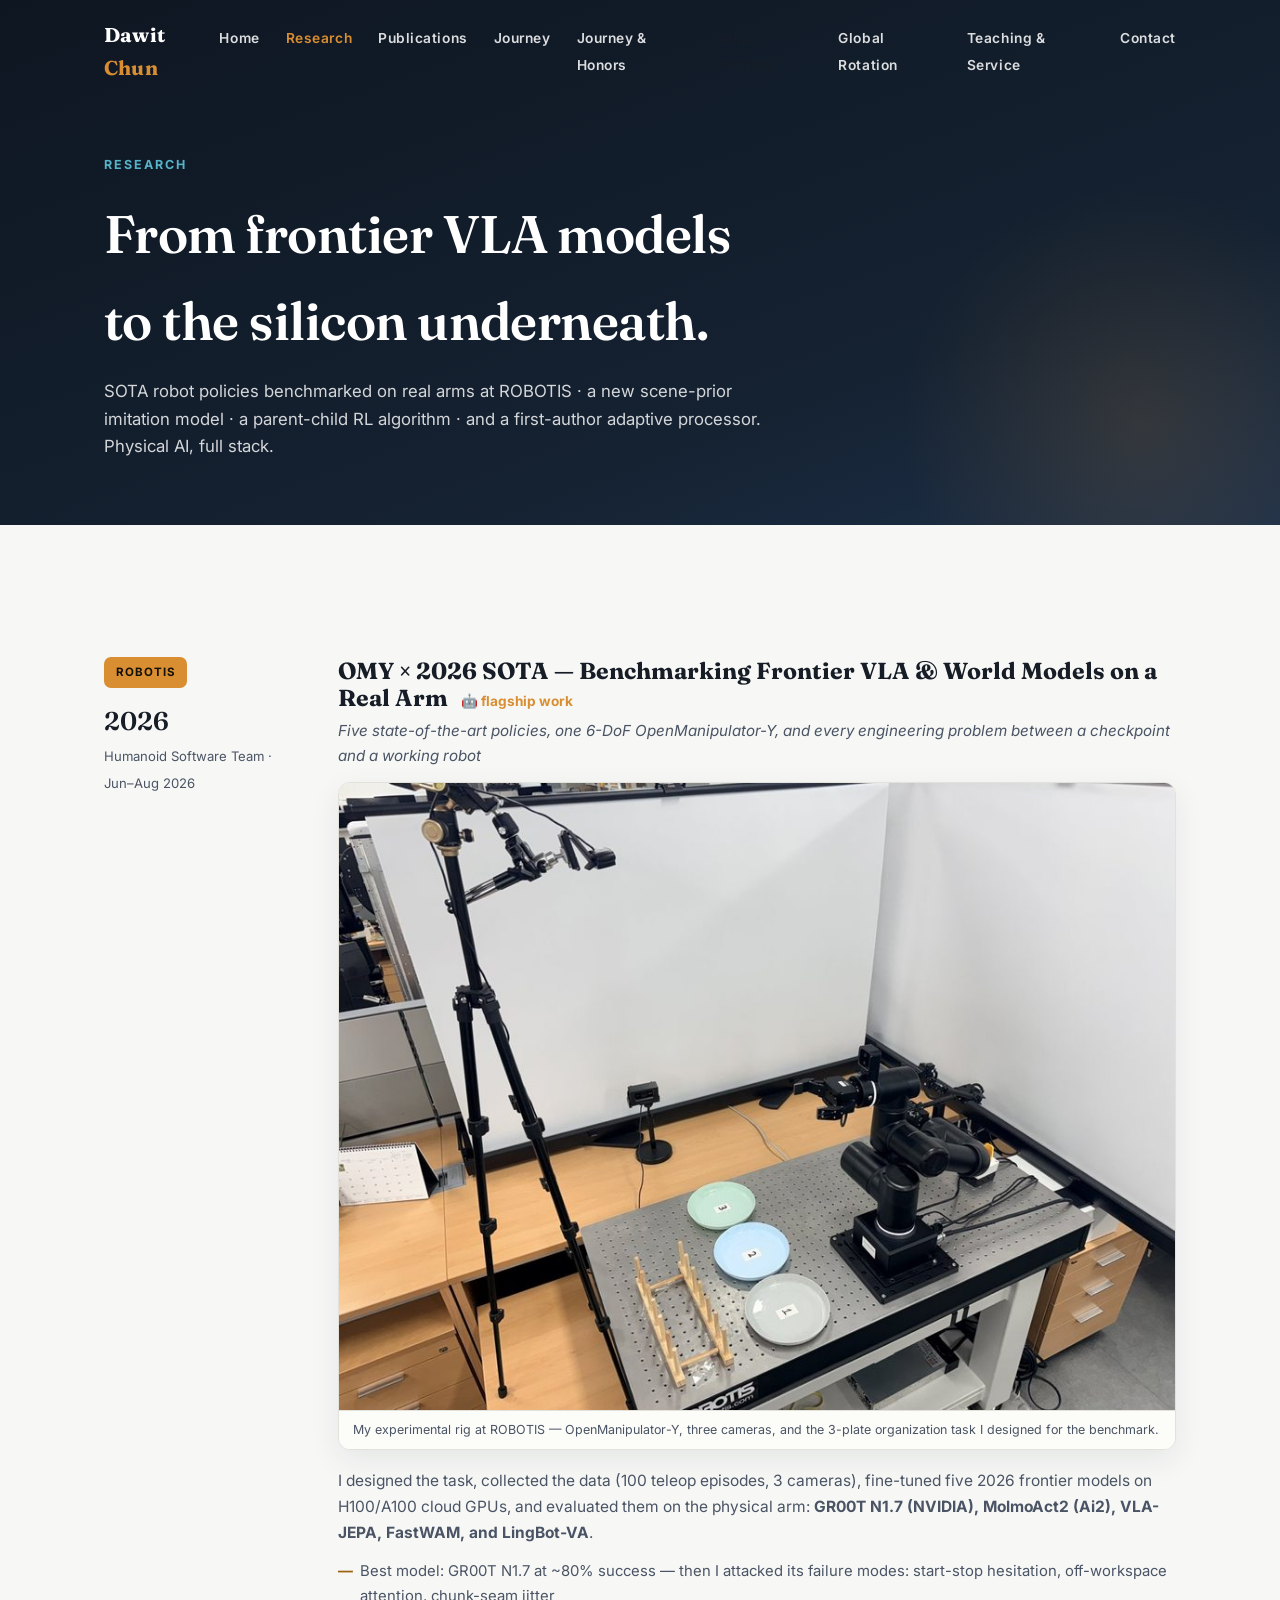
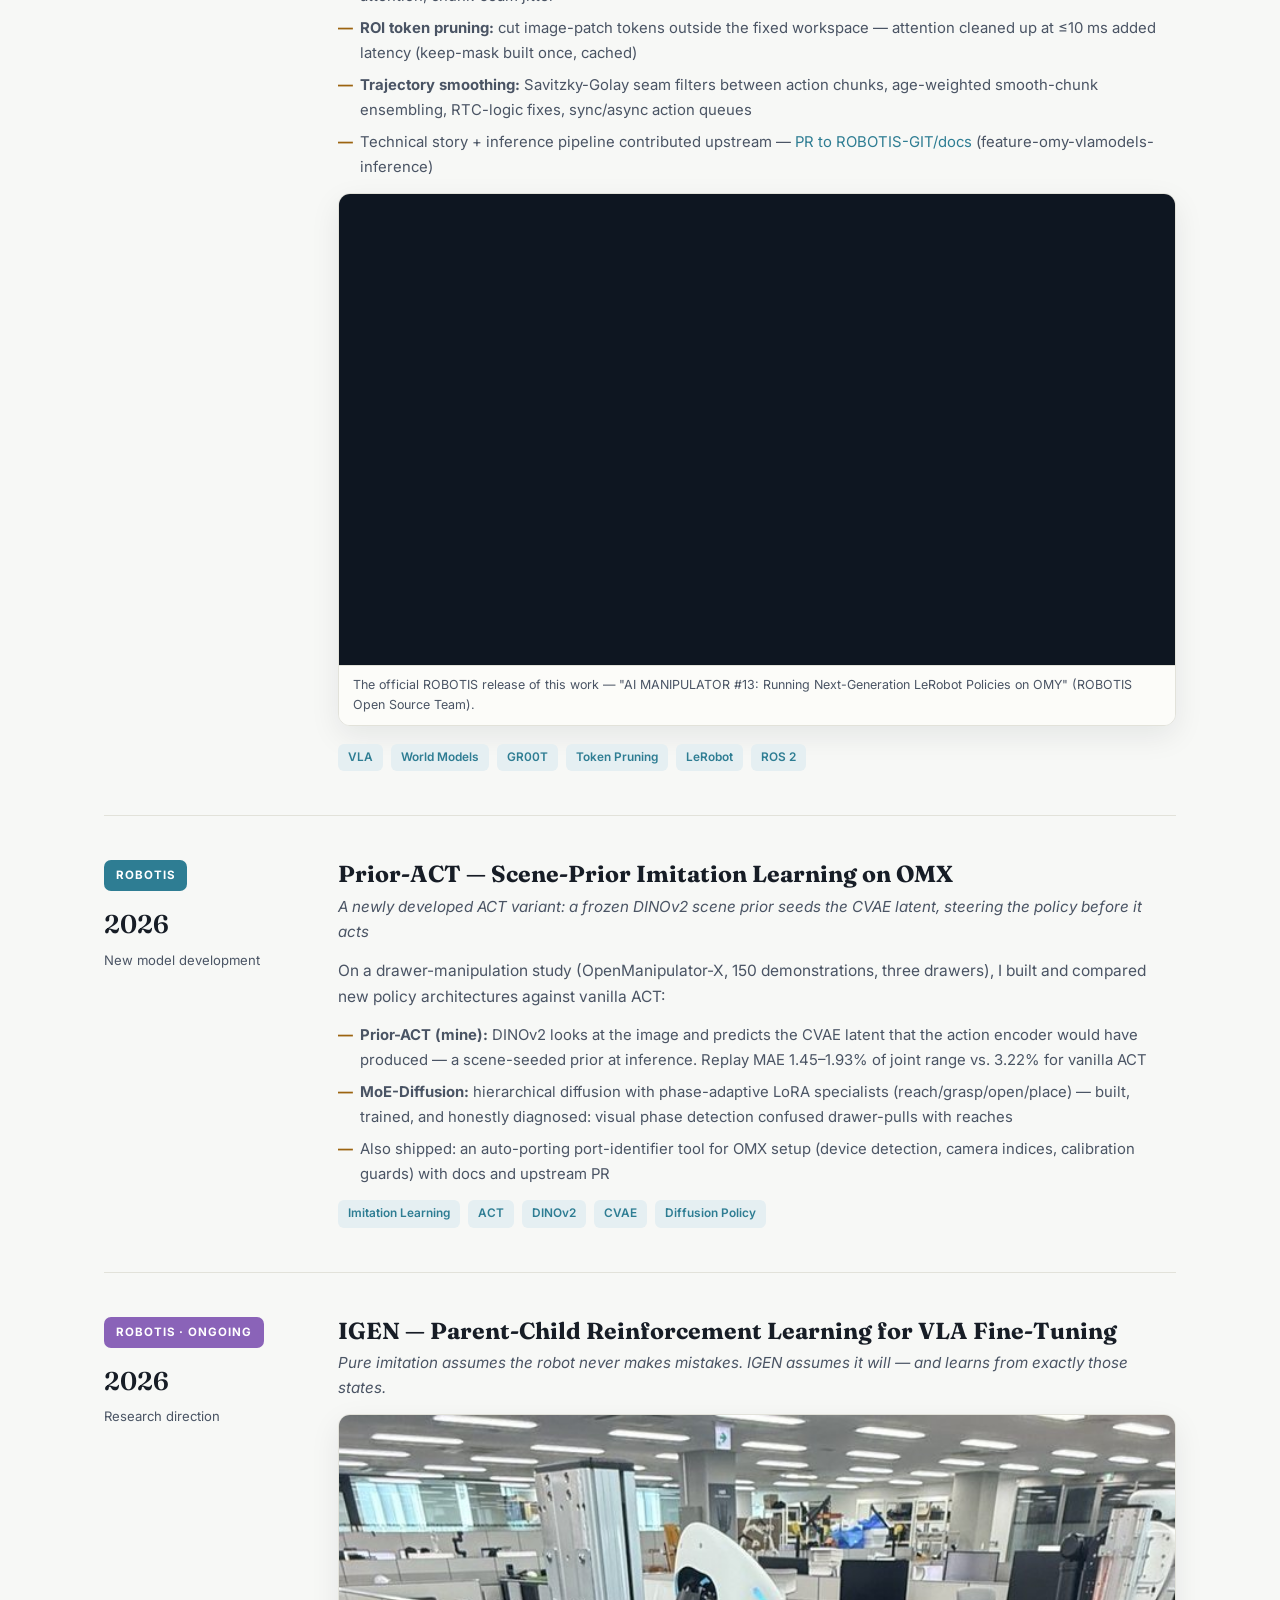
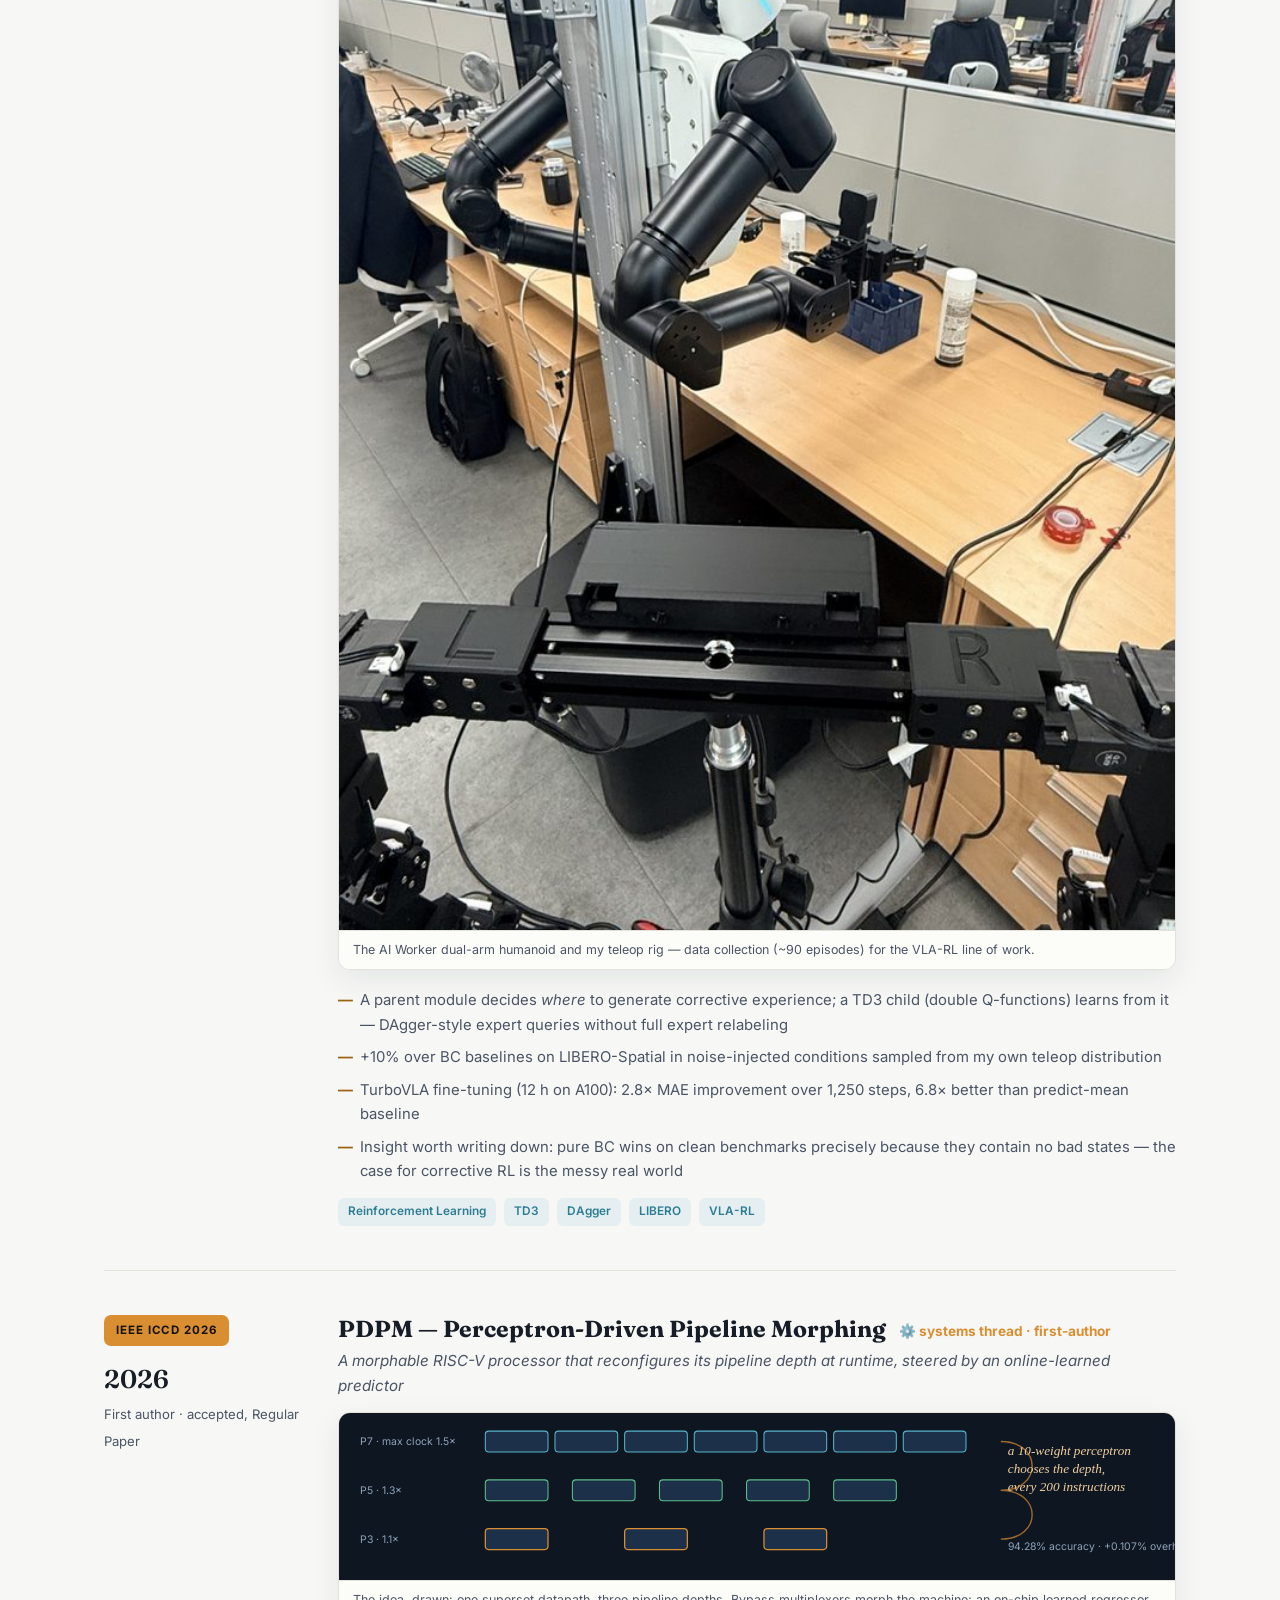
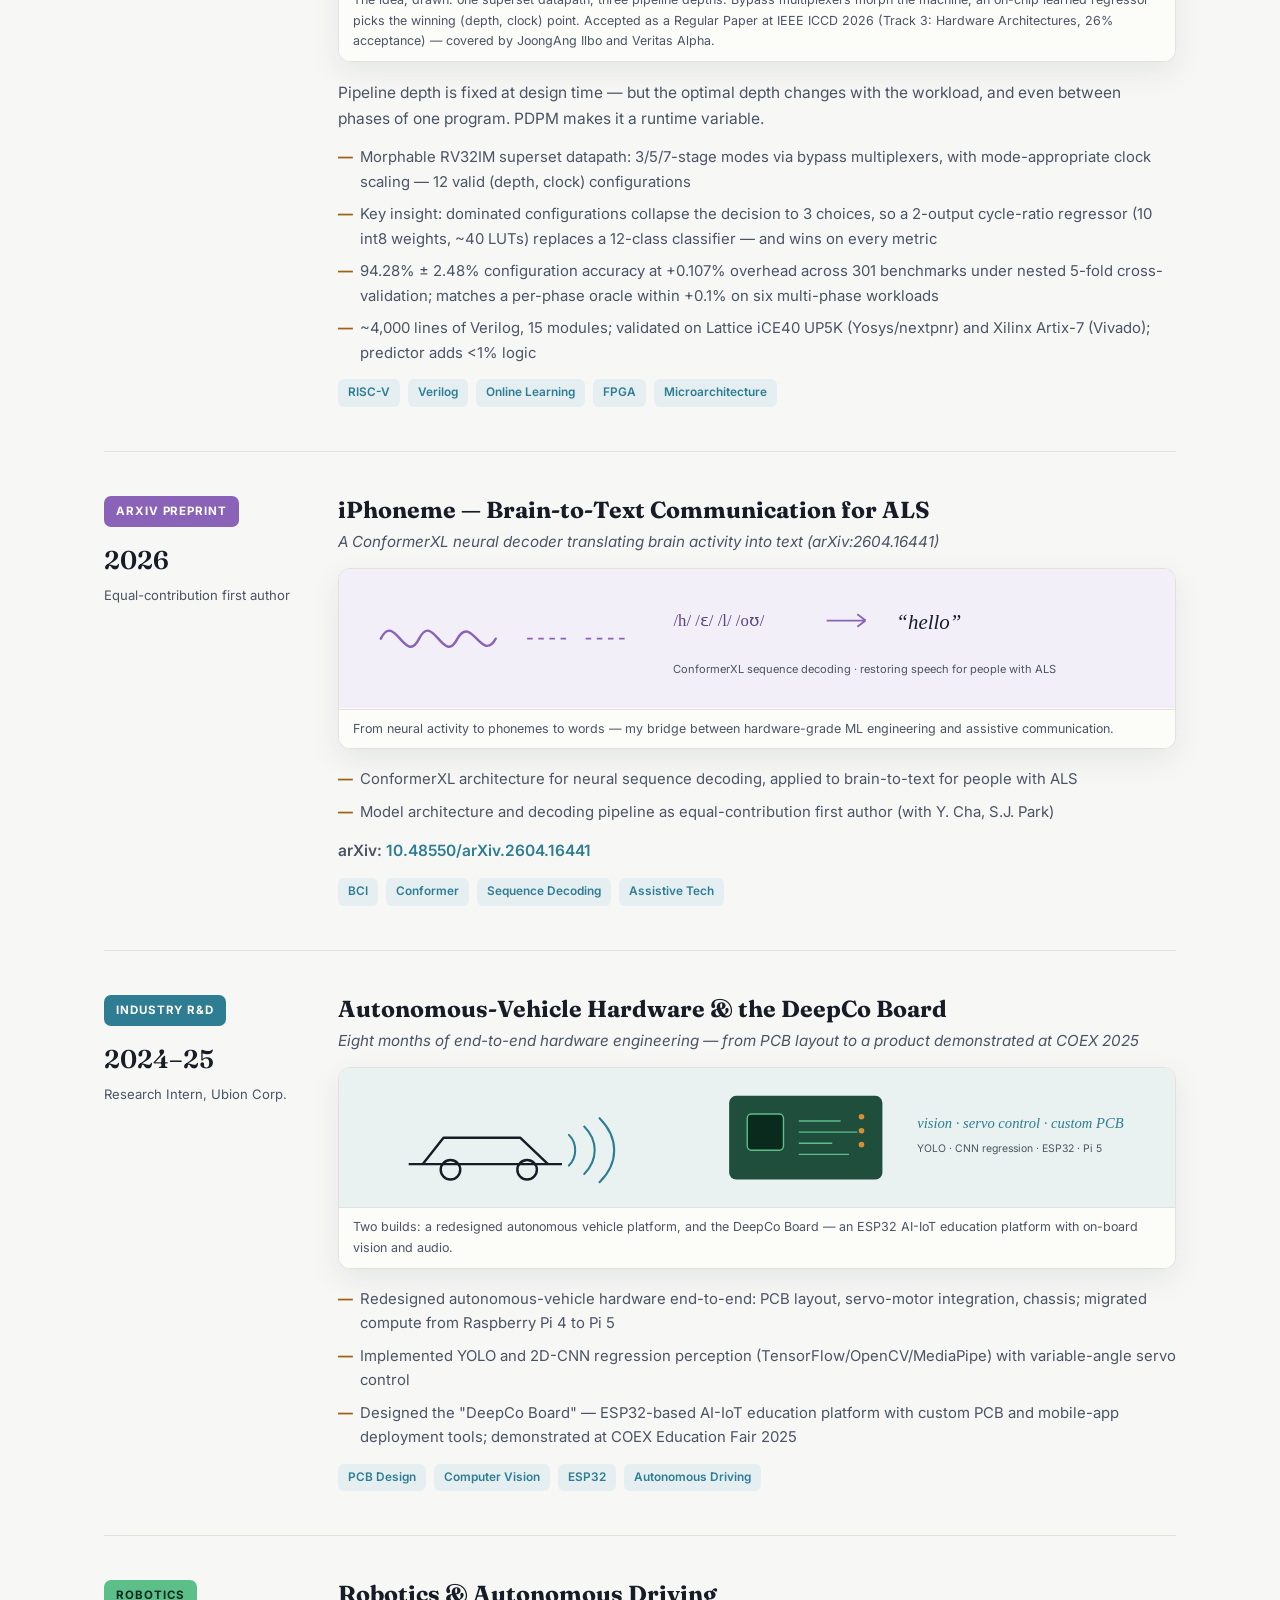
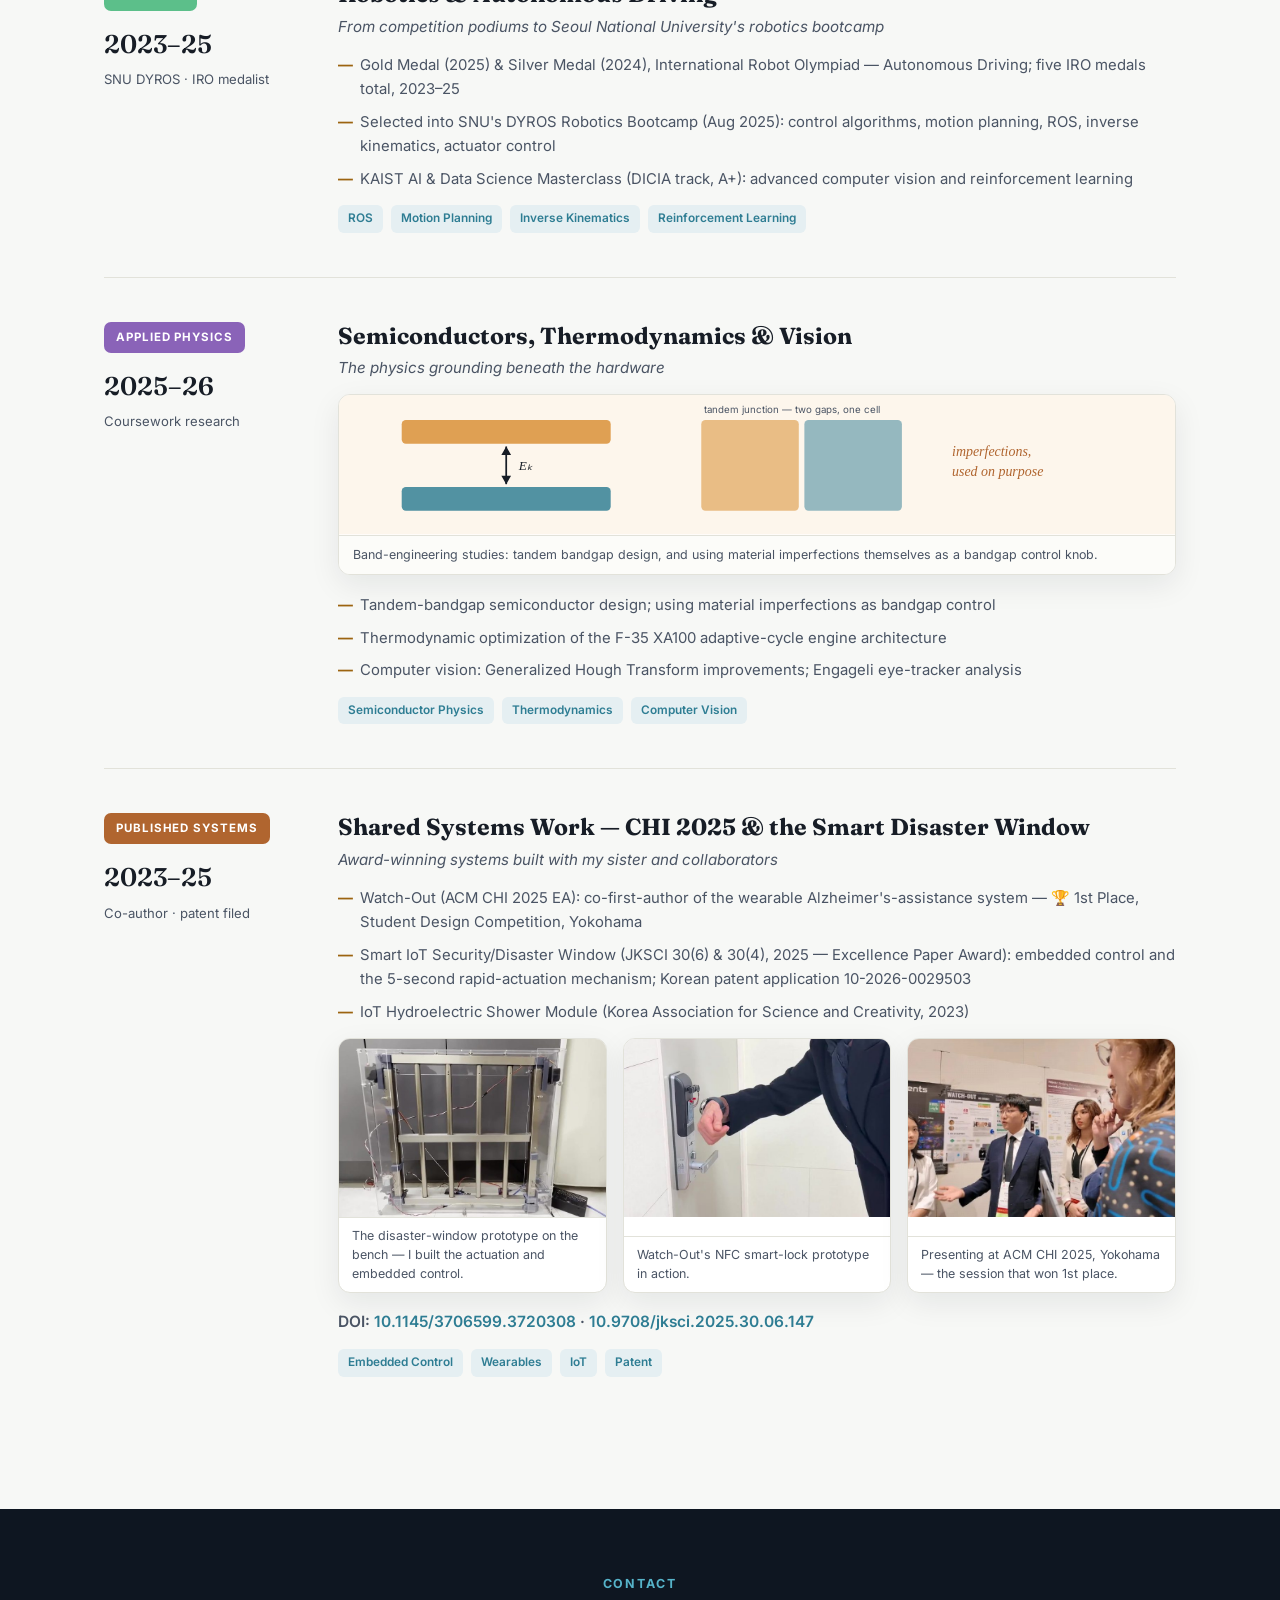
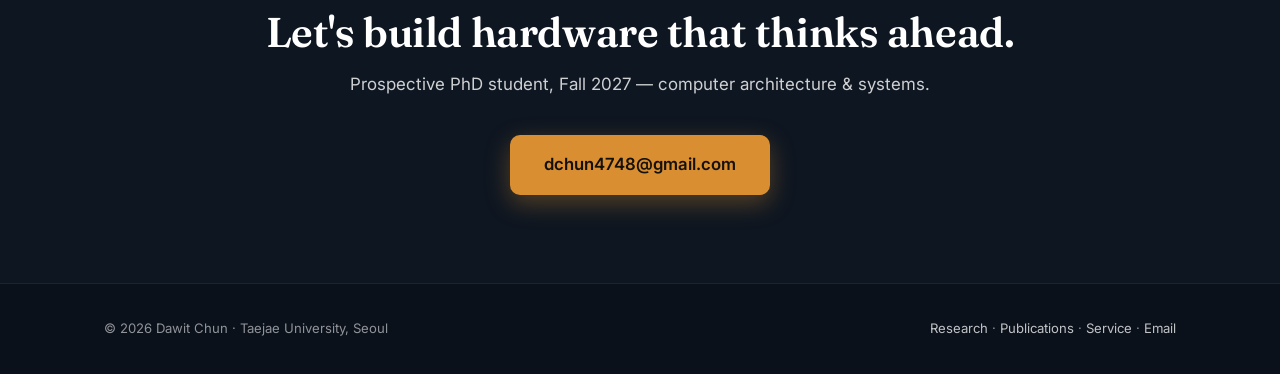
<file: research.html>
<!DOCTYPE html>
<html lang="en">
<head>
<meta charset="UTF-8">
<meta name="viewport" content="width=device-width, initial-scale=1.0">
<title>Research — Dawit Chun · Physical AI &amp; Robot Learning</title>
<meta name="description" content="Dawit Chun's research: VLA and world-model benchmarking on real manipulators at ROBOTIS, the Prior-ACT imitation model, IGEN robot RL, an adaptive RISC-V processor (IEEE ICCD 2026), and more.">
<link rel="preconnect" href="https://fonts.googleapis.com">
<link rel="preconnect" href="https://fonts.gstatic.com" crossorigin>
<link href="https://fonts.googleapis.com/css2?family=Fraunces:opsz,wght@9..144,300;9..144,400;9..144,500;9..144,600;9..144,700&family=Inter:wght@300;400;500;600;700&display=swap" rel="stylesheet">
<link rel="stylesheet" href="styles.css">
<link rel="icon" href="data:image/svg+xml,<svg xmlns='http://www.w3.org/2000/svg' viewBox='0 0 100 100'><text y='0.9em' font-size='90'>⚙️</text></svg>">
</head>
<body>

<nav id="nav">
  <div class="wrap">
    <a class="logo" href="index.html">Dawit <b>Chun</b></a>
    <button class="menu-btn" id="menuBtn" aria-label="Menu"><span></span><span></span><span></span></button>
    <ul class="navlinks" id="navLinks">
      <li><a href="index.html">Home</a></li>
      <li><a href="research.html" class="active">Research</a></li>
      <li><a href="publications.html">Publications</a></li>
      <li><a href="journey.html">Journey <li><a href="journey.html">Journey &amp; Honors</a></li>amp; Honors</a></li>
      <li><a href="rotation.html">Global Rotation</a></li>
      <li><a href="service.html">Teaching &amp; Service</a></li>
      <li><a href="index.html#contact">Contact</a></li>
    </ul>
  </div>
</nav>

<div class="page-hero">
  <div class="wrap">
    <span class="kicker">Research</span>
    <h1>From frontier VLA models<br>to the silicon underneath.</h1>
    <p>SOTA robot policies benchmarked on real arms at ROBOTIS · a new scene-prior imitation model · a parent-child RL algorithm · and a first-author adaptive processor. Physical AI, full stack.</p>
  </div>
</div>

<section id="projects">
  <div class="wrap">

    <div class="proj reveal" id="omy">
      <div class="meta">
        <span class="venue" style="--vc:#d98e32;color:#14100a">ROBOTIS</span>
        <span class="year">2026</span>
        <span class="role">Humanoid Software Team · Jun–Aug 2026</span>
      </div>
      <div>
        <h3>OMY × 2026 SOTA — Benchmarking Frontier VLA &amp; World Models on a Real Arm <span class="award">🤖 flagship work</span></h3>
        <p class="sub">Five state-of-the-art policies, one 6-DoF OpenManipulator-Y, and every engineering problem between a checkpoint and a working robot</p>
        <figure class="pfig">
          <img src="assets/omy-setup.jpg" alt="The OMY manipulation rig at ROBOTIS: 6-DoF arm, three cameras, and the three-plate organization task" loading="lazy">
          <figcaption>My experimental rig at ROBOTIS — OpenManipulator-Y, three cameras, and the 3-plate organization task I designed for the benchmark.</figcaption>
        </figure>
        <p>I designed the task, collected the data (100 teleop episodes, 3 cameras), fine-tuned five 2026 frontier models on H100/A100 cloud GPUs, and evaluated them on the physical arm: <b>GR00T N1.7 (NVIDIA), MolmoAct2 (Ai2), VLA-JEPA, FastWAM, and LingBot-VA</b>.</p>
        <ul>
          <li>Best model: GR00T N1.7 at ~80% success — then I attacked its failure modes: start-stop hesitation, off-workspace attention, chunk-seam jitter</li>
          <li><b>ROI token pruning:</b> cut image-patch tokens outside the fixed workspace — attention cleaned up at ≤10 ms added latency (keep-mask built once, cached)</li>
          <li><b>Trajectory smoothing:</b> Savitzky-Golay seam filters between action chunks, age-weighted smooth-chunk ensembling, RTC-logic fixes, sync/async action queues</li>
          <li>Technical story + inference pipeline contributed upstream — <a href="https://github.com/ROBOTIS-GIT/docs/pulls?q=is%3Apr" target="_blank" rel="noopener">PR to ROBOTIS-GIT/docs</a> (feature-omy-vlamodels-inference)</li>
        </ul>
        <figure class="pfig">
          <div style="position:relative;padding-top:56.25%;background:#0e1621"><iframe src="https://www.youtube-nocookie.com/embed/lZhRQvXYnh8" title="AI MANIPULATOR #13: Running Next-Generation LeRobot Policies on OMY" style="position:absolute;inset:0;width:100%;height:100%;border:0" allow="accelerometer; autoplay; clipboard-write; encrypted-media; gyroscope; picture-in-picture" allowfullscreen loading="lazy"></iframe></div>
          <figcaption>The official ROBOTIS release of this work — "AI MANIPULATOR #13: Running Next-Generation LeRobot Policies on OMY" (ROBOTIS Open Source Team).</figcaption>
        </figure>
        <div class="tags"><span>VLA</span><span>World Models</span><span>GR00T</span><span>Token Pruning</span><span>LeRobot</span><span>ROS 2</span></div>
      </div>
    </div>

    <div class="proj reveal" id="prioract">
      <div class="meta">
        <span class="venue" style="--vc:#2e7d93">ROBOTIS</span>
        <span class="year">2026</span>
        <span class="role">New model development</span>
      </div>
      <div>
        <h3>Prior-ACT — Scene-Prior Imitation Learning on OMX</h3>
        <p class="sub">A newly developed ACT variant: a frozen DINOv2 scene prior seeds the CVAE latent, steering the policy before it acts</p>
        <p>On a drawer-manipulation study (OpenManipulator-X, 150 demonstrations, three drawers), I built and compared new policy architectures against vanilla ACT:</p>
        <ul>
          <li><b>Prior-ACT (mine):</b> DINOv2 looks at the image and predicts the CVAE latent that the action encoder would have produced — a scene-seeded prior at inference. Replay MAE 1.45–1.93% of joint range vs. 3.22% for vanilla ACT</li>
          <li><b>MoE-Diffusion:</b> hierarchical diffusion with phase-adaptive LoRA specialists (reach/grasp/open/place) — built, trained, and honestly diagnosed: visual phase detection confused drawer-pulls with reaches</li>
          <li>Also shipped: an auto-porting port-identifier tool for OMX setup (device detection, camera indices, calibration guards) with docs and upstream PR</li>
        </ul>
        <div class="tags"><span>Imitation Learning</span><span>ACT</span><span>DINOv2</span><span>CVAE</span><span>Diffusion Policy</span></div>
      </div>
    </div>

    <div class="proj reveal" id="igen">
      <div class="meta">
        <span class="venue" style="--vc:#8a63b8">ROBOTIS · ongoing</span>
        <span class="year">2026</span>
        <span class="role">Research direction</span>
      </div>
      <div>
        <h3>IGEN — Parent-Child Reinforcement Learning for VLA Fine-Tuning</h3>
        <p class="sub">Pure imitation assumes the robot never makes mistakes. IGEN assumes it will — and learns from exactly those states.</p>
        <figure class="pfig">
          <img src="assets/aiworker.jpg" alt="The dual-arm AI Worker humanoid with teleoperation rig at ROBOTIS" loading="lazy">
          <figcaption>The AI Worker dual-arm humanoid and my teleop rig — data collection (~90 episodes) for the VLA-RL line of work.</figcaption>
        </figure>
        <ul>
          <li>A parent module decides <i>where</i> to generate corrective experience; a TD3 child (double Q-functions) learns from it — DAgger-style expert queries without full expert relabeling</li>
          <li>+10% over BC baselines on LIBERO-Spatial in noise-injected conditions sampled from my own teleop distribution</li>
          <li>TurboVLA fine-tuning (12 h on A100): 2.8× MAE improvement over 1,250 steps, 6.8× better than predict-mean baseline</li>
          <li>Insight worth writing down: pure BC wins on clean benchmarks precisely because they contain no bad states — the case for corrective RL is the messy real world</li>
        </ul>
        <div class="tags"><span>Reinforcement Learning</span><span>TD3</span><span>DAgger</span><span>LIBERO</span><span>VLA-RL</span></div>
      </div>
    </div>

    <div class="proj reveal" id="pdpm">
      <div class="meta">
        <span class="venue" style="--vc:#d98e32;color:#14100a">IEEE ICCD 2026</span>
        <span class="year">2026</span>
        <span class="role">First author · accepted, Regular Paper</span>
      </div>
      <div>
        <h3>PDPM — Perceptron-Driven Pipeline Morphing <span class="award">⚙️ systems thread · first-author</span></h3>
        <p class="sub">A morphable RISC-V processor that reconfigures its pipeline depth at runtime, steered by an online-learned predictor</p>
        <figure class="pfig">
          <svg viewBox="0 0 1200 240" role="img" aria-label="Diagram of a pipeline morphing between seven, five, and three stages">
            <rect width="1200" height="240" fill="#0e1621"/>
            <g font-family="Inter,sans-serif" font-size="15" fill="#8fa3bb">
              <text x="30" y="46">P7 · max clock 1.5×</text><text x="30" y="116">P5 · 1.3×</text><text x="30" y="186">P3 · 1.1×</text>
            </g>
            <g>
              <rect x="210" y="26" width="90" height="30" rx="5" fill="#1d3049" stroke="#56b3c9" stroke-width="1.5"/><rect x="310" y="26" width="90" height="30" rx="5" fill="#1d3049" stroke="#56b3c9" stroke-width="1.5"/><rect x="410" y="26" width="90" height="30" rx="5" fill="#1d3049" stroke="#56b3c9" stroke-width="1.5"/><rect x="510" y="26" width="90" height="30" rx="5" fill="#1d3049" stroke="#56b3c9" stroke-width="1.5"/><rect x="610" y="26" width="90" height="30" rx="5" fill="#1d3049" stroke="#56b3c9" stroke-width="1.5"/><rect x="710" y="26" width="90" height="30" rx="5" fill="#1d3049" stroke="#56b3c9" stroke-width="1.5"/><rect x="810" y="26" width="90" height="30" rx="5" fill="#1d3049" stroke="#56b3c9" stroke-width="1.5"/>
              <rect x="210" y="96" width="90" height="30" rx="5" fill="#1d3049" stroke="#5cbf8a" stroke-width="1.5"/><rect x="335" y="96" width="90" height="30" rx="5" fill="#1d3049" stroke="#5cbf8a" stroke-width="1.5"/><rect x="460" y="96" width="90" height="30" rx="5" fill="#1d3049" stroke="#5cbf8a" stroke-width="1.5"/><rect x="585" y="96" width="90" height="30" rx="5" fill="#1d3049" stroke="#5cbf8a" stroke-width="1.5"/><rect x="710" y="96" width="90" height="30" rx="5" fill="#1d3049" stroke="#5cbf8a" stroke-width="1.5"/>
              <rect x="210" y="166" width="90" height="30" rx="5" fill="#1d3049" stroke="#d98e32" stroke-width="1.8"/><rect x="410" y="166" width="90" height="30" rx="5" fill="#1d3049" stroke="#d98e32" stroke-width="1.8"/><rect x="610" y="166" width="90" height="30" rx="5" fill="#1d3049" stroke="#d98e32" stroke-width="1.8"/>
            </g>
            <g stroke="#d98e32" stroke-width="2" fill="none" opacity=".7">
              <path d="M950,41 C1010,41 1010,111 950,111"/>
              <path d="M950,111 C1010,111 1010,181 950,181"/>
            </g>
            <g font-family="Georgia,serif" font-style="italic" font-size="19" fill="#f0cfa2">
              <text x="960" y="60">a 10-weight perceptron</text><text x="960" y="86">chooses the depth,</text><text x="960" y="112">every 200 instructions</text>
            </g>
            <text x="960" y="196" font-family="Inter,sans-serif" font-size="15" fill="#8fa3bb">94.28% accuracy · +0.107% overhead</text>
          </svg>
          <figcaption>The idea, drawn: one superset datapath, three pipeline depths. Bypass multiplexers morph the machine; an on-chip learned regressor picks the winning (depth, clock) point. Accepted as a Regular Paper at IEEE ICCD 2026 (Track 3: Hardware Architectures, 26% acceptance) — covered by JoongAng Ilbo and Veritas Alpha.</figcaption>
        </figure>
        <p>Pipeline depth is fixed at design time — but the optimal depth changes with the workload, and even between phases of one program. PDPM makes it a runtime variable.</p>
        <ul>
          <li>Morphable RV32IM superset datapath: 3/5/7-stage modes via bypass multiplexers, with mode-appropriate clock scaling — 12 valid (depth, clock) configurations</li>
          <li>Key insight: dominated configurations collapse the decision to 3 choices, so a 2-output cycle-ratio regressor (10 int8 weights, ~40 LUTs) replaces a 12-class classifier — and wins on every metric</li>
          <li>94.28% ± 2.48% configuration accuracy at +0.107% overhead across 301 benchmarks under nested 5-fold cross-validation; matches a per-phase oracle within +0.1% on six multi-phase workloads</li>
          <li>~4,000 lines of Verilog, 15 modules; validated on Lattice iCE40 UP5K (Yosys/nextpnr) and Xilinx Artix-7 (Vivado); predictor adds &lt;1% logic</li>
        </ul>
        <div class="tags"><span>RISC-V</span><span>Verilog</span><span>Online Learning</span><span>FPGA</span><span>Microarchitecture</span></div>
      </div>
    </div>

    <div class="proj reveal" id="ml">
      <div class="meta">
        <span class="venue" style="--vc:#8a63b8">arXiv Preprint</span>
        <span class="year">2026</span>
        <span class="role">Equal-contribution first author</span>
      </div>
      <div>
        <h3>iPhoneme — Brain-to-Text Communication for ALS</h3>
        <p class="sub">A ConformerXL neural decoder translating brain activity into text (arXiv:2604.16441)</p>
        <figure class="pfig">
          <svg viewBox="0 0 1200 200" role="img" aria-label="Neural signals decoded into phonemes and text">
            <rect width="1200" height="200" fill="#f3eff8"/>
            <path d="M60,100 C80,60 95,140 115,100 C135,60 150,140 170,100 C190,64 205,136 225,100" fill="none" stroke="#8a63b8" stroke-width="3.5" stroke-linecap="round"/>
            <path d="M270,100 h60 m24,0 h60" stroke="#8a63b8" stroke-width="2.5" stroke-dasharray="8 8"/>
            <g font-family="Georgia,serif" font-size="24" fill="#5d4382">
              <text x="480" y="82">/h/ /ɛ/ /l/ /oʊ/</text>
            </g>
            <path d="M700,74 h56 m0,0 l-12,-9 m12,9 l-12,9" stroke="#8a63b8" stroke-width="2.5" fill="none"/>
            <text x="800" y="86" font-family="Georgia,serif" font-style="italic" font-size="30" fill="#171d26">&#8220;hello&#8221;</text>
            <text x="480" y="150" font-family="Inter,sans-serif" font-size="16" fill="#4a5464">ConformerXL sequence decoding &#183; restoring speech for people with ALS</text>
          </svg>
          <figcaption>From neural activity to phonemes to words — my bridge between hardware-grade ML engineering and assistive communication.</figcaption>
        </figure>
        <ul>
          <li>ConformerXL architecture for neural sequence decoding, applied to brain-to-text for people with ALS</li>
          <li>Model architecture and decoding pipeline as equal-contribution first author (with Y. Cha, S.J. Park)</li>
        </ul>
        <p class="doi">arXiv: <a href="https://doi.org/10.48550/arXiv.2604.16441" target="_blank" rel="noopener">10.48550/arXiv.2604.16441</a></p>
        <div class="tags"><span>BCI</span><span>Conformer</span><span>Sequence Decoding</span><span>Assistive Tech</span></div>
      </div>
    </div>

    <div class="proj reveal" id="embedded">
      <div class="meta">
        <span class="venue" style="--vc:#2e7d93">Industry R&amp;D</span>
        <span class="year">2024–25</span>
        <span class="role">Research Intern, Ubion Corp.</span>
      </div>
      <div>
        <h3>Autonomous-Vehicle Hardware &amp; the DeepCo Board</h3>
        <p class="sub">Eight months of end-to-end hardware engineering — from PCB layout to a product demonstrated at COEX 2025</p>
        <figure class="pfig">
          <svg viewBox="0 0 1200 200" role="img" aria-label="Autonomous vehicle with sensor arcs beside a circuit board">
            <rect width="1200" height="200" fill="#e9f2f0"/>
            <g stroke="#171d26" stroke-width="3.5" fill="none" stroke-linejoin="round">
              <path d="M120,138 L150,100 L260,100 L300,138 Z M100,138 H320"/>
              <circle cx="160" cy="146" r="14"/><circle cx="270" cy="146" r="14"/>
            </g>
            <g stroke="#2e7d93" stroke-width="3" fill="none" stroke-linecap="round">
              <path d="M330,96 C342,108 342,128 330,140"/><path d="M352,84 C372,104 372,132 352,152"/><path d="M374,72 C402,100 402,136 374,164"/>
            </g>
            <g transform="translate(560,40)">
              <rect x="0" y="0" width="220" height="120" rx="10" fill="#10402e" opacity=".92"/>
              <rect x="26" y="26" width="52" height="52" rx="6" fill="#0a2a1e" stroke="#5cbf8a" stroke-width="2"/>
              <g stroke="#5cbf8a" stroke-width="2"><path d="M100,36 h60 M100,52 h84 M100,68 h48 M100,84 h72" fill="none"/></g>
              <g fill="#d98e32"><circle cx="190" cy="30" r="4"/><circle cx="190" cy="50" r="4"/><circle cx="190" cy="70" r="4"/></g>
            </g>
            <text x="830" y="86" font-family="Georgia,serif" font-style="italic" font-size="21" fill="#2e7d93">vision &#183; servo control &#183; custom PCB</text>
            <text x="830" y="120" font-family="Inter,sans-serif" font-size="15" fill="#4a5464">YOLO &#183; CNN regression &#183; ESP32 &#183; Pi 5</text>
          </svg>
          <figcaption>Two builds: a redesigned autonomous vehicle platform, and the DeepCo Board — an ESP32 AI-IoT education platform with on-board vision and audio.</figcaption>
        </figure>
        <ul>
          <li>Redesigned autonomous-vehicle hardware end-to-end: PCB layout, servo-motor integration, chassis; migrated compute from Raspberry Pi 4 to Pi 5</li>
          <li>Implemented YOLO and 2D-CNN regression perception (TensorFlow/OpenCV/MediaPipe) with variable-angle servo control</li>
          <li>Designed the "DeepCo Board" — ESP32-based AI-IoT education platform with custom PCB and mobile-app deployment tools; demonstrated at COEX Education Fair 2025</li>
        </ul>
        <div class="tags"><span>PCB Design</span><span>Computer Vision</span><span>ESP32</span><span>Autonomous Driving</span></div>
      </div>
    </div>

    <div class="proj reveal">
      <div class="meta">
        <span class="venue" style="--vc:#5cbf8a;color:#0a2a1e">Robotics</span>
        <span class="year">2023–25</span>
        <span class="role">SNU DYROS · IRO medalist</span>
      </div>
      <div>
        <h3>Robotics &amp; Autonomous Driving</h3>
        <p class="sub">From competition podiums to Seoul National University's robotics bootcamp</p>
        <ul>
          <li>Gold Medal (2025) &amp; Silver Medal (2024), International Robot Olympiad — Autonomous Driving; five IRO medals total, 2023–25</li>
          <li>Selected into SNU's DYROS Robotics Bootcamp (Aug 2025): control algorithms, motion planning, ROS, inverse kinematics, actuator control</li>
          <li>KAIST AI &amp; Data Science Masterclass (DICIA track, A+): advanced computer vision and reinforcement learning</li>
        </ul>
        <div class="tags"><span>ROS</span><span>Motion Planning</span><span>Inverse Kinematics</span><span>Reinforcement Learning</span></div>
      </div>
    </div>

    <div class="proj reveal" id="fpga">
      <div class="meta">
        <span class="venue" style="--vc:#8a63b8">Applied Physics</span>
        <span class="year">2025–26</span>
        <span class="role">Coursework research</span>
      </div>
      <div>
        <h3>Semiconductors, Thermodynamics &amp; Vision</h3>
        <p class="sub">The physics grounding beneath the hardware</p>
        <figure class="pfig">
          <svg viewBox="0 0 1200 200" role="img" aria-label="Semiconductor band diagram with a controlled bandgap">
            <rect width="1200" height="200" fill="#fdf6ec"/>
            <g>
              <rect x="90" y="36" width="300" height="34" rx="6" fill="#d98e32" opacity=".82"/>
              <rect x="90" y="132" width="300" height="34" rx="6" fill="#2e7d93" opacity=".82"/>
              <path d="M240,74 v54" stroke="#171d26" stroke-width="2.5"/>
              <path d="M240,74 l-7,12 h14 Z M240,128 l-7,-12 h14 Z" fill="#171d26"/>
              <text x="258" y="107" font-family="Georgia,serif" font-style="italic" font-size="19" fill="#171d26">E&#8342;</text>
            </g>
            <g>
              <rect x="520" y="36" width="140" height="130" rx="6" fill="#d98e32" opacity=".55"/>
              <rect x="668" y="36" width="140" height="130" rx="6" fill="#2e7d93" opacity=".5"/>
              <text x="524" y="26" font-family="Inter,sans-serif" font-size="14" fill="#4a5464">tandem junction — two gaps, one cell</text>
            </g>
            <text x="880" y="88" font-family="Georgia,serif" font-style="italic" font-size="20" fill="#b0652f">imperfections,</text>
            <text x="880" y="116" font-family="Georgia,serif" font-style="italic" font-size="20" fill="#b0652f">used on purpose</text>
          </svg>
          <figcaption>Band-engineering studies: tandem bandgap design, and using material imperfections themselves as a bandgap control knob.</figcaption>
        </figure>
        <ul>
          <li>Tandem-bandgap semiconductor design; using material imperfections as bandgap control</li>
          <li>Thermodynamic optimization of the F-35 XA100 adaptive-cycle engine architecture</li>
          <li>Computer vision: Generalized Hough Transform improvements; Engageli eye-tracker analysis</li>
        </ul>
        <div class="tags"><span>Semiconductor Physics</span><span>Thermodynamics</span><span>Computer Vision</span></div>
      </div>
    </div>

    <div class="proj reveal">
      <div class="meta">
        <span class="venue" style="--vc:#b0652f">Published Systems</span>
        <span class="year">2023–25</span>
        <span class="role">Co-author · patent filed</span>
      </div>
      <div>
        <h3>Shared Systems Work — CHI 2025 &amp; the Smart Disaster Window</h3>
        <p class="sub">Award-winning systems built with my sister and collaborators</p>
        <ul>
          <li>Watch-Out (ACM CHI 2025 EA): co-first-author of the wearable Alzheimer's-assistance system — 🏆 1st Place, Student Design Competition, Yokohama</li>
          <li>Smart IoT Security/Disaster Window (JKSCI 30(6) &amp; 30(4), 2025 — Excellence Paper Award): embedded control and the 5-second rapid-actuation mechanism; Korean patent application 10-2026-0029503</li>
          <li>IoT Hydroelectric Shower Module (Korea Association for Science and Creativity, 2023)</li>
        </ul>
        <div class="gallery" style="margin:6px 0 16px">
          <figure class="reveal"><img src="assets/window2.jpg" alt="The smart security window prototype on the lab bench" loading="lazy"><figcaption>The disaster-window prototype on the bench — I built the actuation and embedded control.</figcaption></figure>
          <figure class="reveal"><img src="assets/lock2.jpg" alt="Tagging a smartwatch on the Watch-Out NFC smart lock prototype" loading="lazy"><figcaption>Watch-Out's NFC smart-lock prototype in action.</figcaption></figure>
          <figure class="reveal"><img src="assets/chi-poster-session.jpg" alt="Presenting the Watch-Out poster at CHI 2025" loading="lazy"><figcaption>Presenting at ACM CHI 2025, Yokohama — the session that won 1st place.</figcaption></figure>
        </div>
        <p class="doi">DOI: <a href="https://doi.org/10.1145/3706599.3720308" target="_blank" rel="noopener">10.1145/3706599.3720308</a> · <a href="https://doi.org/10.9708/jksci.2025.30.06.147" target="_blank" rel="noopener">10.9708/jksci.2025.30.06.147</a></p>
        <div class="tags"><span>Embedded Control</span><span>Wearables</span><span>IoT</span><span>Patent</span></div>
      </div>
    </div>

  </div>
</section>

<section id="contact" style="padding-top:60px">
  <div class="wrap">
    <span class="kicker reveal">Contact</span>
    <h2 class="reveal">Let's build hardware that thinks ahead.</h2>
    <p class="lead reveal">Prospective PhD student, Fall 2027 — computer architecture &amp; systems.</p>
    <a class="btn btn-primary reveal" href="mailto:dchun4748@gmail.com">dchun4748@gmail.com</a>
  </div>
</section>

<footer>
  <div class="wrap"><span>© 2026 Dawit Chun · Taejae University, Seoul</span><span><a href="research.html">Research</a> · <a href="publications.html">Publications</a> · <a href="service.html">Service</a> · <a href="mailto:dchun4748@gmail.com">Email</a></span></div>
</footer>

<script src="site.js"></script>
</body>
</html>
</file>
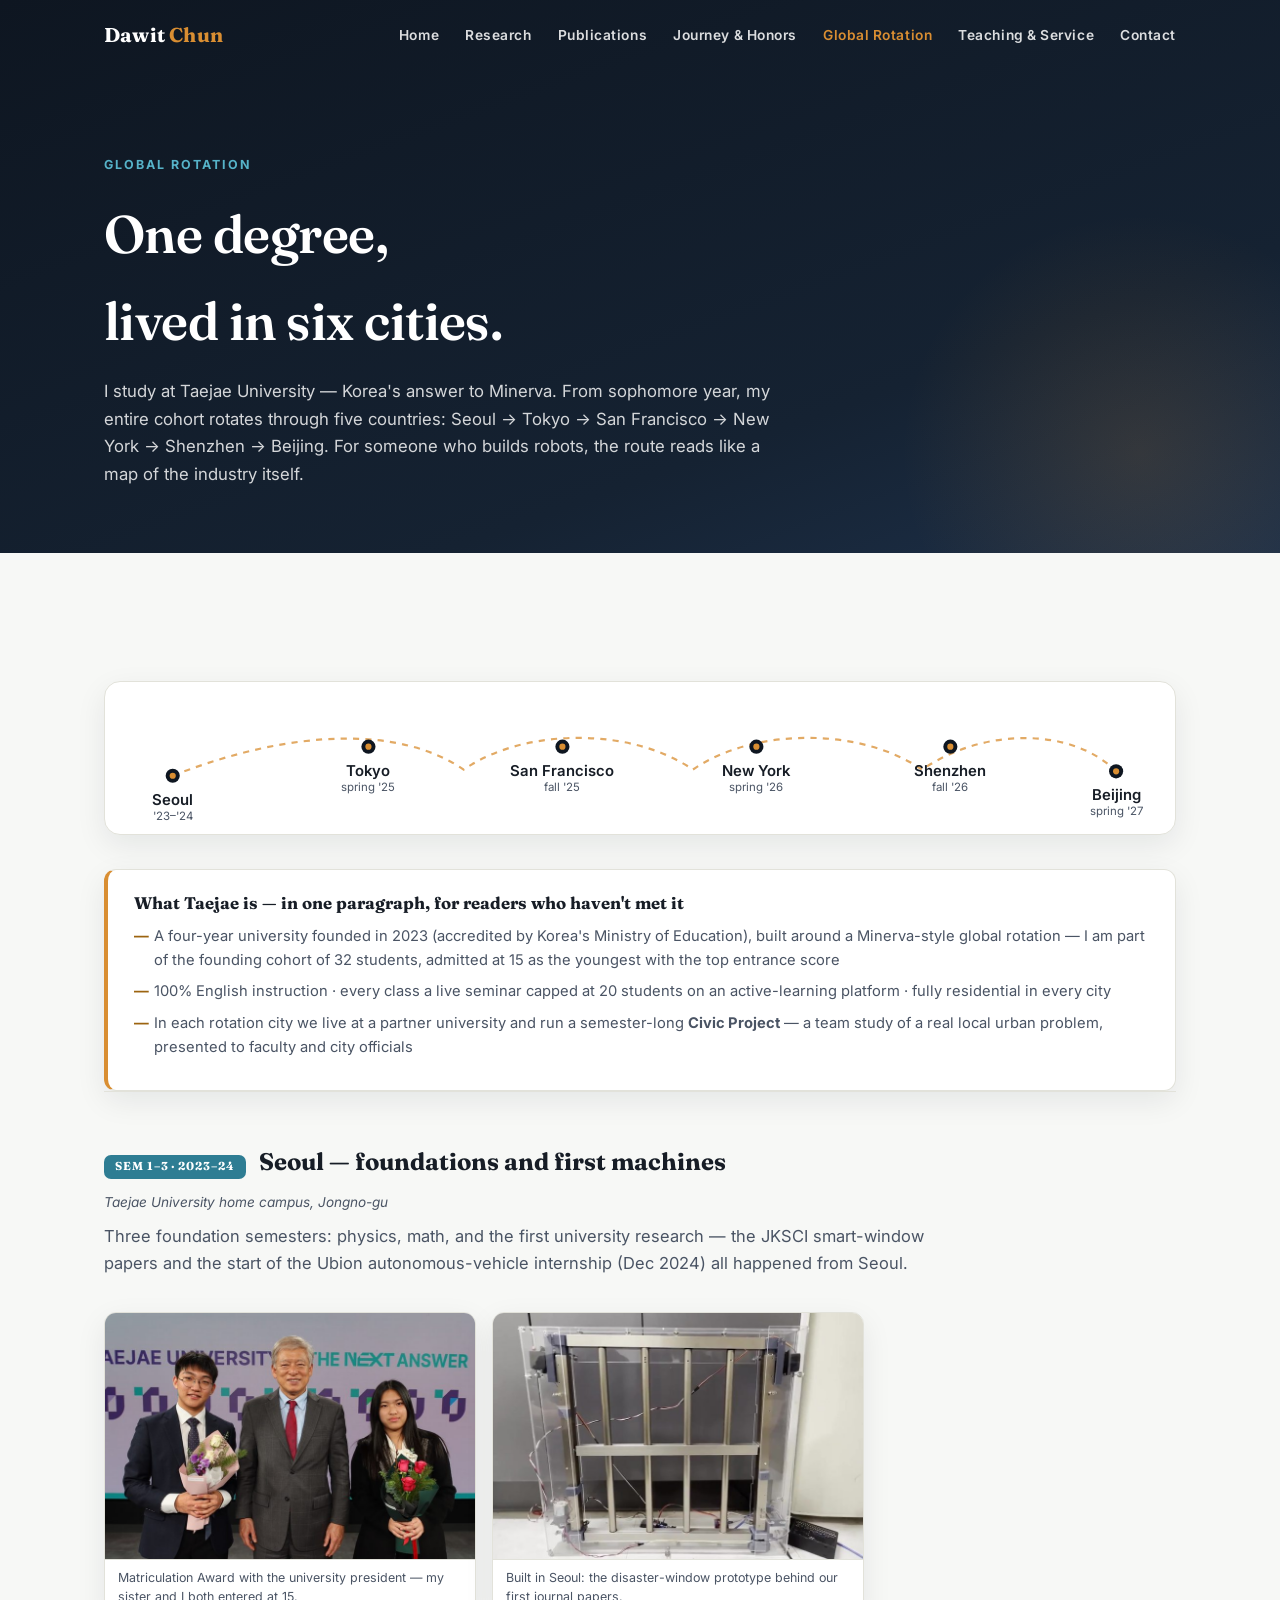
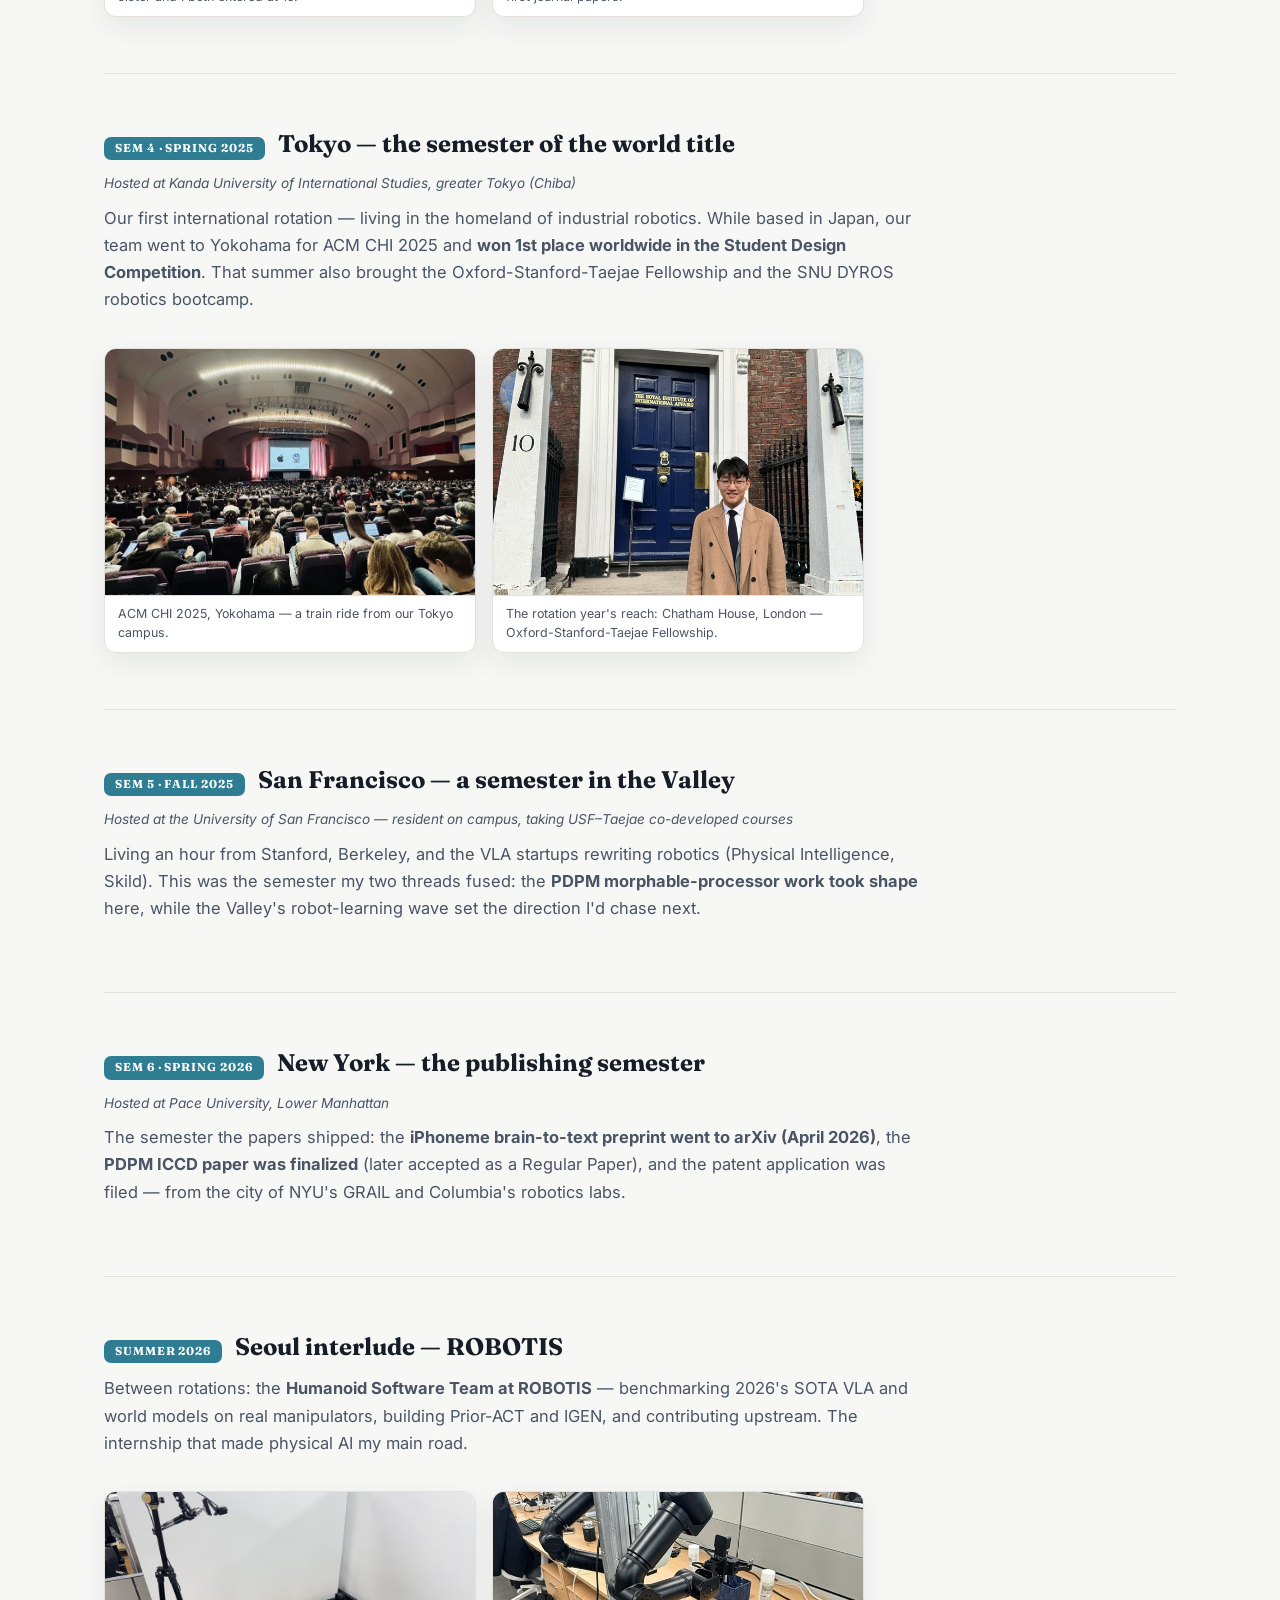
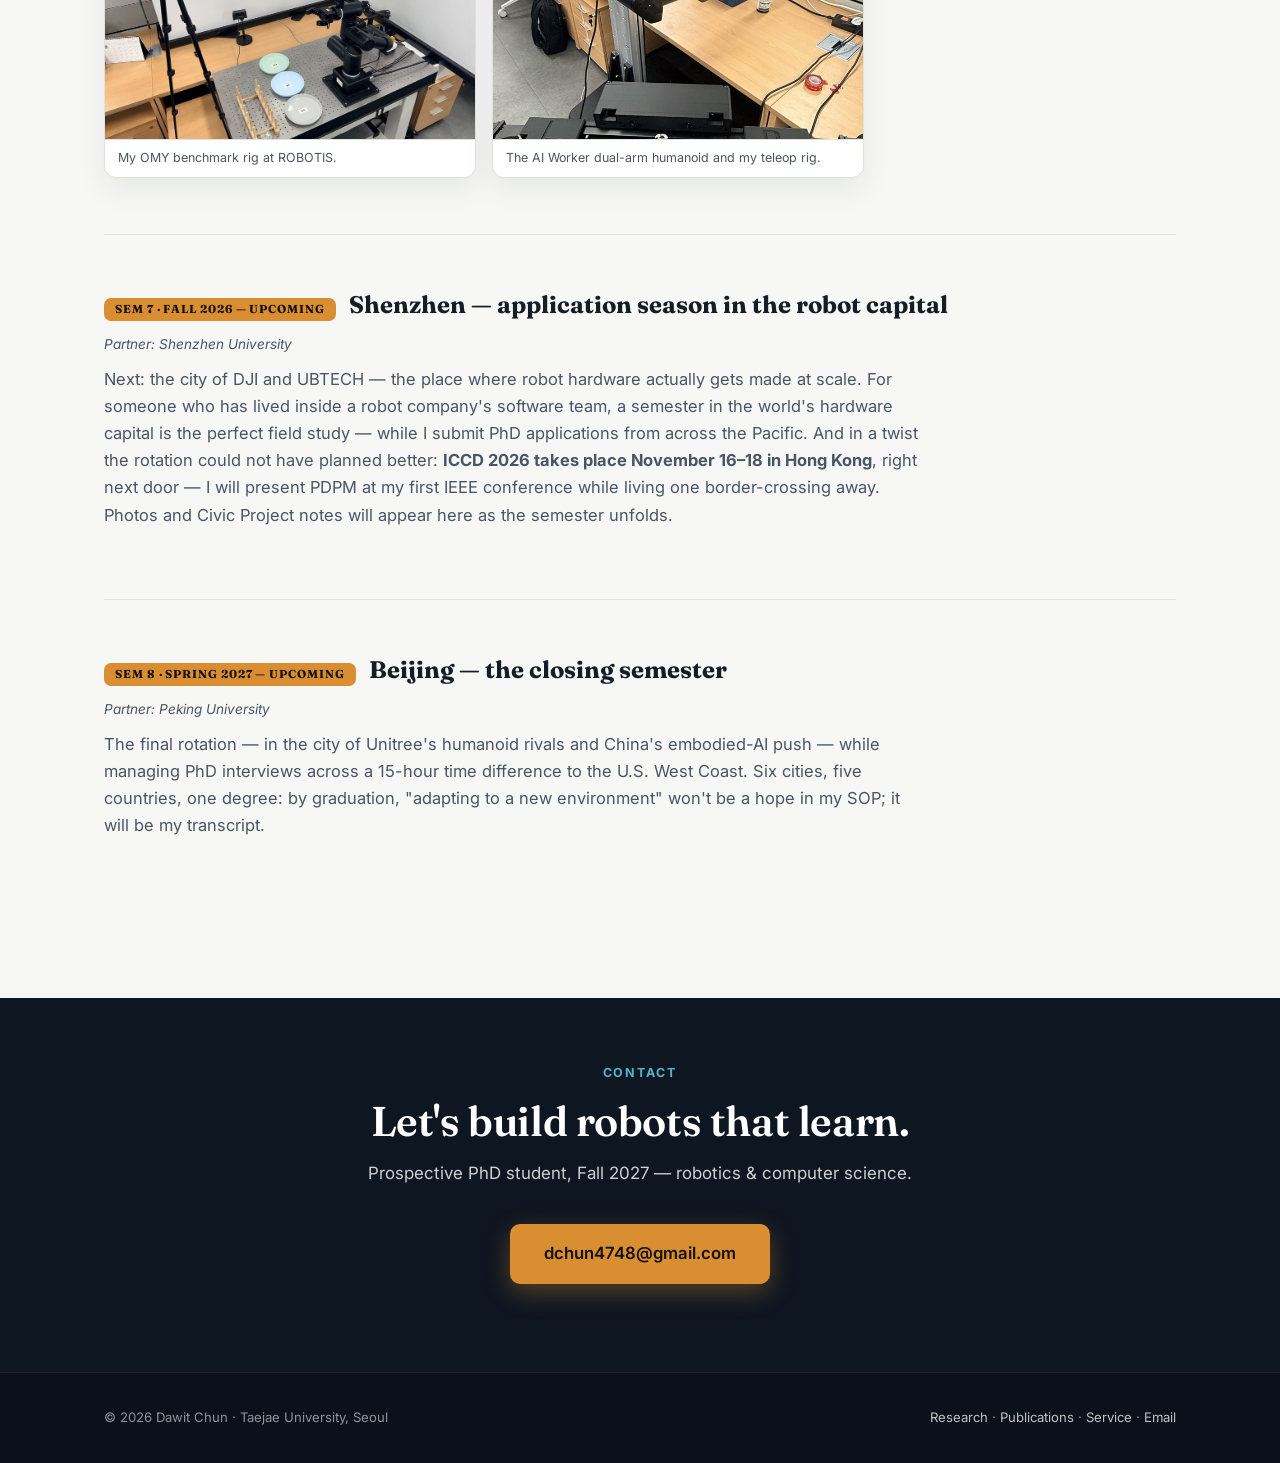
<file: rotation.html>
<!DOCTYPE html>
<html lang="en">
<head>
<meta charset="UTF-8">
<meta name="viewport" content="width=device-width, initial-scale=1.0">
<title>Global Rotation — Dawit Chun</title>
<meta name="description" content="Dawit Chun studies across five countries through Taejae University's global rotation: Seoul, Tokyo, San Francisco, New York, Shenzhen, and Beijing — a robotics education lived in six cities.">
<link rel="preconnect" href="https://fonts.googleapis.com">
<link rel="preconnect" href="https://fonts.gstatic.com" crossorigin>
<link href="https://fonts.googleapis.com/css2?family=Fraunces:opsz,wght@9..144,300;9..144,400;9..144,500;9..144,600;9..144,700&family=Inter:wght@300;400;500;600;700&display=swap" rel="stylesheet">
<link rel="stylesheet" href="styles.css">
<link rel="icon" href="data:image/svg+xml,<svg xmlns='http://www.w3.org/2000/svg' viewBox='0 0 100 100'><text y='0.9em' font-size='90'>⚙️</text></svg>">
<style>
.route{background:var(--card);border:1px solid var(--line);border-radius:var(--r);box-shadow:var(--shadow);padding:10px 6px;margin-top:40px;overflow-x:auto}
.route svg{display:block;width:100%;min-width:640px;height:auto}
.city .sem{display:inline-block;font-size:.72rem;font-weight:700;letter-spacing:.08em;text-transform:uppercase;color:#fff;background:#2e7d93;padding:5px 11px;border-radius:7px;margin-right:8px}
.city .sem.up{background:var(--copper);color:#14100a}
.host{font-size:.85rem;color:var(--ink-soft);font-style:italic;margin:2px 0 10px}
.sem{display:inline-block;font-size:.72rem;font-weight:700;letter-spacing:.08em;text-transform:uppercase;color:#fff;background:#2e7d93;padding:5px 11px;border-radius:7px;margin-right:8px}
.sem.up{background:var(--copper);color:#14100a}
.modelbox{background:var(--card);border:1px solid var(--line);border-left:4px solid var(--copper);border-radius:12px;box-shadow:var(--shadow);padding:24px 26px;margin-top:34px}
.modelbox h3{font-size:1.05rem;margin-bottom:10px}
.modelbox ul{list-style:none}
.modelbox li{position:relative;padding-left:20px;margin-bottom:7px;font-size:.92rem;color:var(--ink-soft)}
.modelbox li::before{content:"—";position:absolute;left:0;color:var(--copper-ink,#9c6410);font-weight:700}
</style>
</head>
<body>

<nav id="nav">
  <div class="wrap">
    <a class="logo" href="index.html">Dawit <b>Chun</b></a>
    <button class="menu-btn" id="menuBtn" aria-label="Menu"><span></span><span></span><span></span></button>
    <ul class="navlinks" id="navLinks">
      <li><a href="index.html">Home</a></li>
      <li><a href="research.html">Research</a></li>
      <li><a href="publications.html">Publications</a></li>
      <li><a href="journey.html">Journey &amp; Honors</a></li>
      <li><a href="rotation.html" class="active">Global Rotation</a></li>
      <li><a href="service.html">Teaching &amp; Service</a></li>
      <li><a href="index.html#contact">Contact</a></li>
    </ul>
  </div>
</nav>

<div class="page-hero">
  <div class="wrap">
    <span class="kicker">Global Rotation</span>
    <h1>One degree,<br>lived in six cities.</h1>
    <p>I study at Taejae University — Korea's answer to Minerva. From sophomore year, my entire cohort rotates through five countries: Seoul → Tokyo → San Francisco → New York → Shenzhen → Beijing. For someone who builds robots, the route reads like a map of the industry itself.</p>
  </div>
</div>

<section>
  <div class="wrap">
    <div class="route reveal">
      <svg viewBox="0 0 1200 150" role="img" aria-label="Rotation route: Seoul, Tokyo, San Francisco, New York, Shenzhen, Beijing">
        <path d="M70,95 C210,40 330,40 400,88 C470,40 590,40 660,88 C730,40 850,40 920,88 C990,40 1090,40 1140,90" fill="none" stroke="#d98e32" stroke-width="2.5" stroke-dasharray="7 7" opacity=".75"/>
        <g fill="#0e1621">
          <circle cx="70" cy="95" r="8"/><circle cx="292" cy="62" r="8"/><circle cx="512" cy="62" r="8"/><circle cx="732" cy="62" r="8"/><circle cx="952" cy="62" r="8"/><circle cx="1140" cy="90" r="8"/>
        </g>
        <g fill="#d98e32"><circle cx="70" cy="95" r="3.5"/><circle cx="292" cy="62" r="3.5"/><circle cx="512" cy="62" r="3.5"/><circle cx="732" cy="62" r="3.5"/><circle cx="952" cy="62" r="3.5"/><circle cx="1140" cy="90" r="3.5"/></g>
        <g font-family="Inter,sans-serif" font-size="17" font-weight="600" fill="#171d26" text-anchor="middle">
          <text x="70" y="128">Seoul</text><text x="292" y="95">Tokyo</text><text x="512" y="95">San Francisco</text><text x="732" y="95">New York</text><text x="952" y="95">Shenzhen</text><text x="1140" y="123">Beijing</text>
        </g>
        <g font-family="Inter,sans-serif" font-size="13" fill="#4a5464" text-anchor="middle">
          <text x="70" y="145">'23–'24</text><text x="292" y="112">spring '25</text><text x="512" y="112">fall '25</text><text x="732" y="112">spring '26</text><text x="952" y="112">fall '26</text><text x="1140" y="140">spring '27</text>
        </g>
      </svg>
    </div>

    <div class="modelbox reveal">
      <h3>What Taejae is — in one paragraph, for readers who haven't met it</h3>
      <ul>
        <li>A four-year university founded in 2023 (accredited by Korea's Ministry of Education), built around a Minerva-style global rotation — I am part of the founding cohort of 32 students, admitted at 15 as the youngest with the top entrance score</li>
        <li>100% English instruction · every class a live seminar capped at 20 students on an active-learning platform · fully residential in every city</li>
        <li>In each rotation city we live at a partner university and run a semester-long <b>Civic Project</b> — a team study of a real local urban problem, presented to faculty and city officials</li>
      </ul>
    </div>

    <!-- SEOUL -->
    <div class="act">
      <h3><span class="sem">Sem 1–3 · 2023–24</span> Seoul — foundations and first machines</h3>
      <div class="host">Taejae University home campus, Jongno-gu</div>
      <div class="body">
        <p>Three foundation semesters: physics, math, and the first university research — the JKSCI smart-window papers and the start of the Ubion autonomous-vehicle internship (Dec 2024) all happened from Seoul.</p>
      </div>
      <div class="gallery two" style="max-width:760px">
        <figure class="reveal"><img src="assets/matric.jpg" alt="Matriculation Award ceremony with the university president" loading="lazy"><figcaption>Matriculation Award with the university president — my sister and I both entered at 15.</figcaption></figure>
        <figure class="reveal"><img src="assets/window2.jpg" alt="The smart disaster window prototype built during the Seoul semesters" loading="lazy"><figcaption>Built in Seoul: the disaster-window prototype behind our first journal papers.</figcaption></figure>
      </div>
    </div>

    <!-- TOKYO -->
    <div class="act">
      <h3><span class="sem">Sem 4 · Spring 2025</span> Tokyo — the semester of the world title</h3>
      <div class="host">Hosted at Kanda University of International Studies, greater Tokyo (Chiba)</div>
      <div class="body">
        <p>Our first international rotation — living in the homeland of industrial robotics. While based in Japan, our team went to Yokohama for ACM CHI 2025 and <b>won 1st place worldwide in the Student Design Competition</b>. That summer also brought the Oxford-Stanford-Taejae Fellowship and the SNU DYROS robotics bootcamp.</p>
      </div>
      <div class="gallery two" style="max-width:760px">
        <figure class="reveal"><img src="assets/chi-hall.jpg" alt="The CHI 2025 conference hall in Yokohama" loading="lazy"><figcaption>ACM CHI 2025, Yokohama — a train ride from our Tokyo campus.</figcaption></figure>
        <figure class="reveal"><img src="assets/chatham.jpg" alt="At Chatham House, London, during the Oxford fellowship" loading="lazy"><figcaption>The rotation year's reach: Chatham House, London — Oxford-Stanford-Taejae Fellowship.</figcaption></figure>
      </div>
    </div>

    <!-- SF -->
    <div class="act">
      <h3><span class="sem">Sem 5 · Fall 2025</span> San Francisco — a semester in the Valley</h3>
      <div class="host">Hosted at the University of San Francisco — resident on campus, taking USF–Taejae co-developed courses</div>
      <div class="body">
        <p>Living an hour from Stanford, Berkeley, and the VLA startups rewriting robotics (Physical Intelligence, Skild). This was the semester my two threads fused: the <b>PDPM morphable-processor work took shape</b> here, while the Valley's robot-learning wave set the direction I'd chase next.</p>
      </div>
    </div>

    <!-- NY -->
    <div class="act">
      <h3><span class="sem">Sem 6 · Spring 2026</span> New York — the publishing semester</h3>
      <div class="host">Hosted at Pace University, Lower Manhattan</div>
      <div class="body">
        <p>The semester the papers shipped: the <b>iPhoneme brain-to-text preprint went to arXiv (April 2026)</b>, the <b>PDPM ICCD paper was finalized</b> (later accepted as a Regular Paper), and the patent application was filed — from the city of NYU's GRAIL and Columbia's robotics labs.</p>
      </div>
    </div>

    <!-- SUMMER -->
    <div class="act">
      <h3><span class="sem">Summer 2026</span> Seoul interlude — ROBOTIS</h3>
      <div class="body">
        <p>Between rotations: the <b>Humanoid Software Team at ROBOTIS</b> — benchmarking 2026's SOTA VLA and world models on real manipulators, building Prior-ACT and IGEN, and contributing upstream. The internship that made physical AI my main road.</p>
      </div>
      <div class="gallery two" style="max-width:760px">
        <figure class="reveal"><img src="assets/omy-setup.jpg" alt="The OMY manipulation rig at ROBOTIS" loading="lazy"><figcaption>My OMY benchmark rig at ROBOTIS.</figcaption></figure>
        <figure class="reveal"><img src="assets/aiworker.jpg" alt="The AI Worker dual-arm humanoid at ROBOTIS" loading="lazy"><figcaption>The AI Worker dual-arm humanoid and my teleop rig.</figcaption></figure>
      </div>
    </div>

    <!-- SHENZHEN -->
    <div class="act">
      <h3><span class="sem up">Sem 7 · Fall 2026 — upcoming</span> Shenzhen — application season in the robot capital</h3>
      <div class="host">Partner: Shenzhen University</div>
      <div class="body">
        <p>Next: the city of DJI and UBTECH — the place where robot hardware actually gets made at scale. For someone who has lived inside a robot company's software team, a semester in the world's hardware capital is the perfect field study — while I submit PhD applications from across the Pacific. And in a twist the rotation could not have planned better: <b>ICCD 2026 takes place November 16–18 in Hong Kong</b>, right next door — I will present PDPM at my first IEEE conference while living one border-crossing away. Photos and Civic Project notes will appear here as the semester unfolds.</p>
      </div>
    </div>

    <!-- BEIJING -->
    <div class="act">
      <h3><span class="sem up">Sem 8 · Spring 2027 — upcoming</span> Beijing — the closing semester</h3>
      <div class="host">Partner: Peking University</div>
      <div class="body">
        <p>The final rotation — in the city of Unitree's humanoid rivals and China's embodied-AI push — while managing PhD interviews across a 15-hour time difference to the U.S. West Coast. Six cities, five countries, one degree: by graduation, "adapting to a new environment" won't be a hope in my SOP; it will be my transcript.</p>
      </div>
    </div>

  </div>
</section>

<section id="contact" style="padding-top:60px">
  <div class="wrap">
    <span class="kicker reveal">Contact</span>
    <h2 class="reveal">Let's build robots that learn.</h2>
    <p class="lead reveal">Prospective PhD student, Fall 2027 — robotics &amp; computer science.</p>
    <a class="btn btn-primary reveal" href="mailto:dchun4748@gmail.com">dchun4748@gmail.com</a>
  </div>
</section>

<footer>
  <div class="wrap"><span>© 2026 Dawit Chun · Taejae University, Seoul</span><span><a href="research.html">Research</a> · <a href="publications.html">Publications</a> · <a href="service.html">Service</a> · <a href="mailto:dchun4748@gmail.com">Email</a></span></div>
</footer>

<script src="site.js"></script>
</body>
</html>
</file>
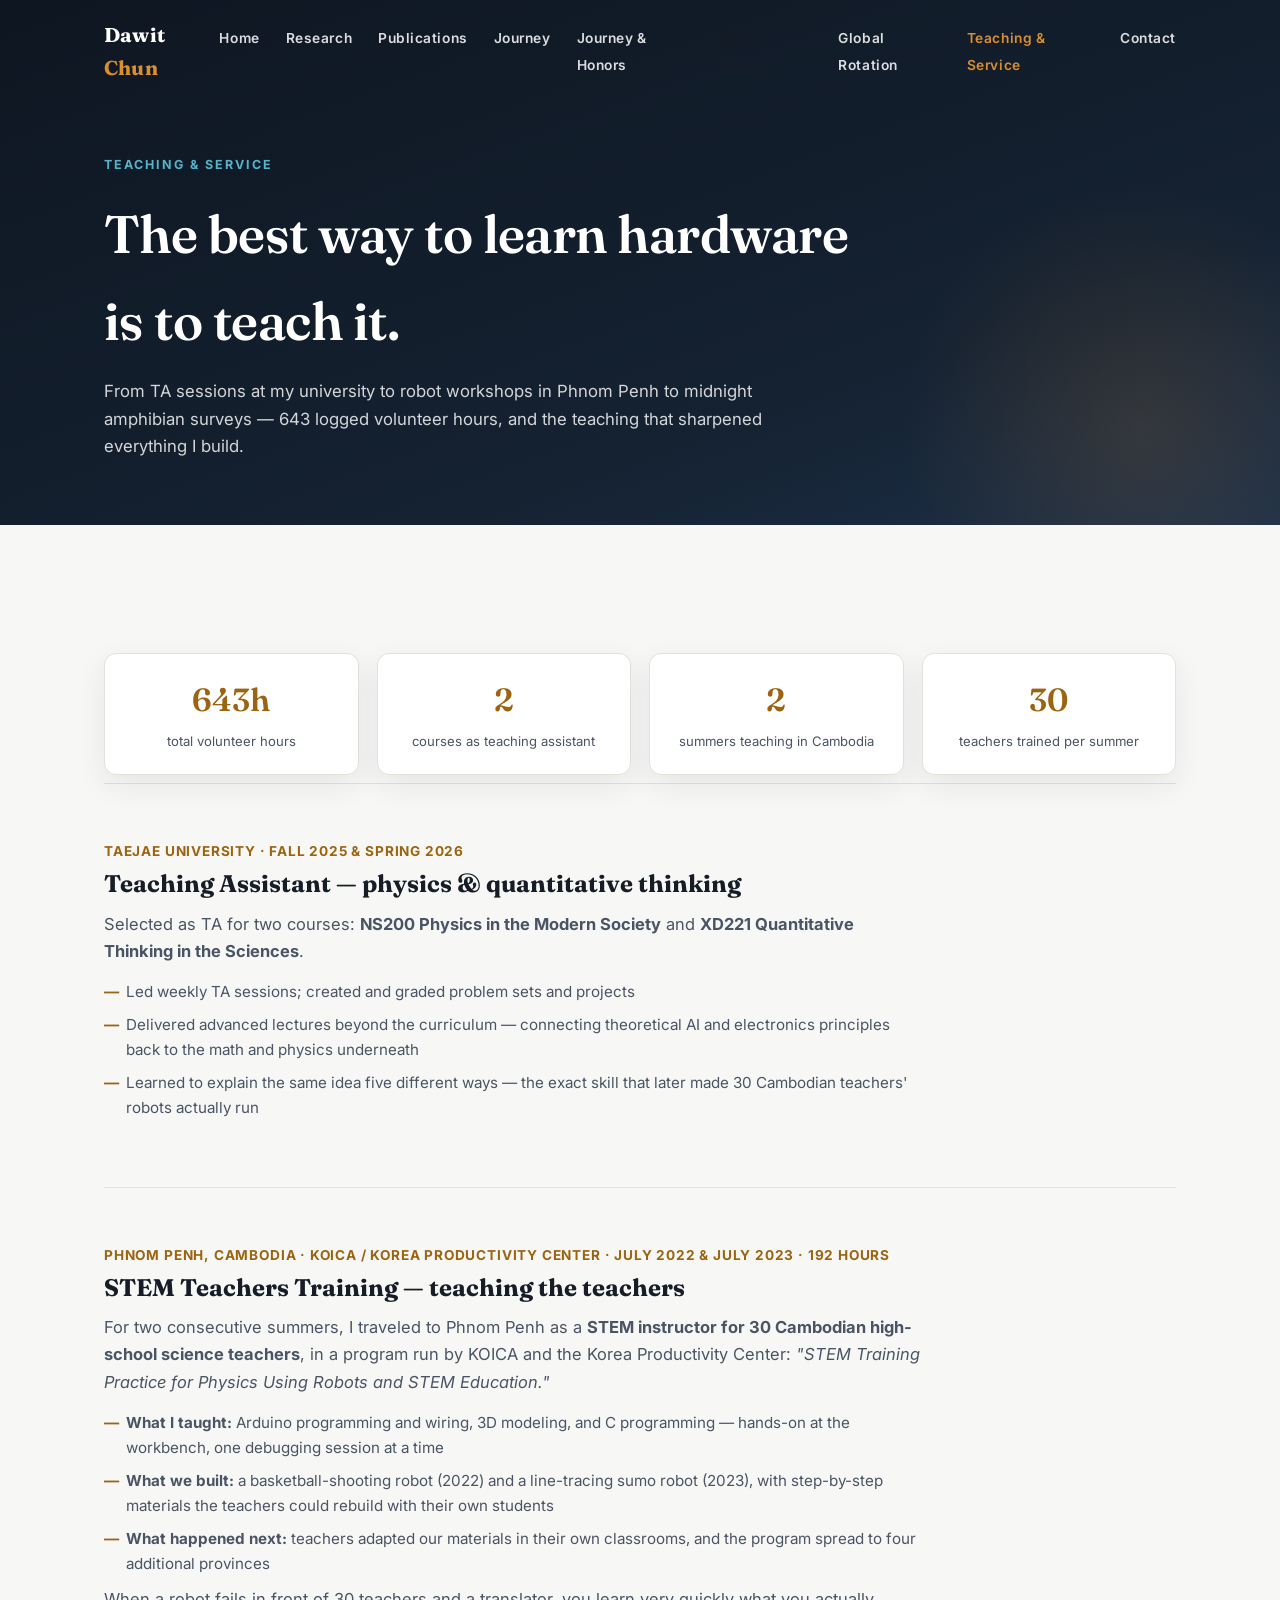
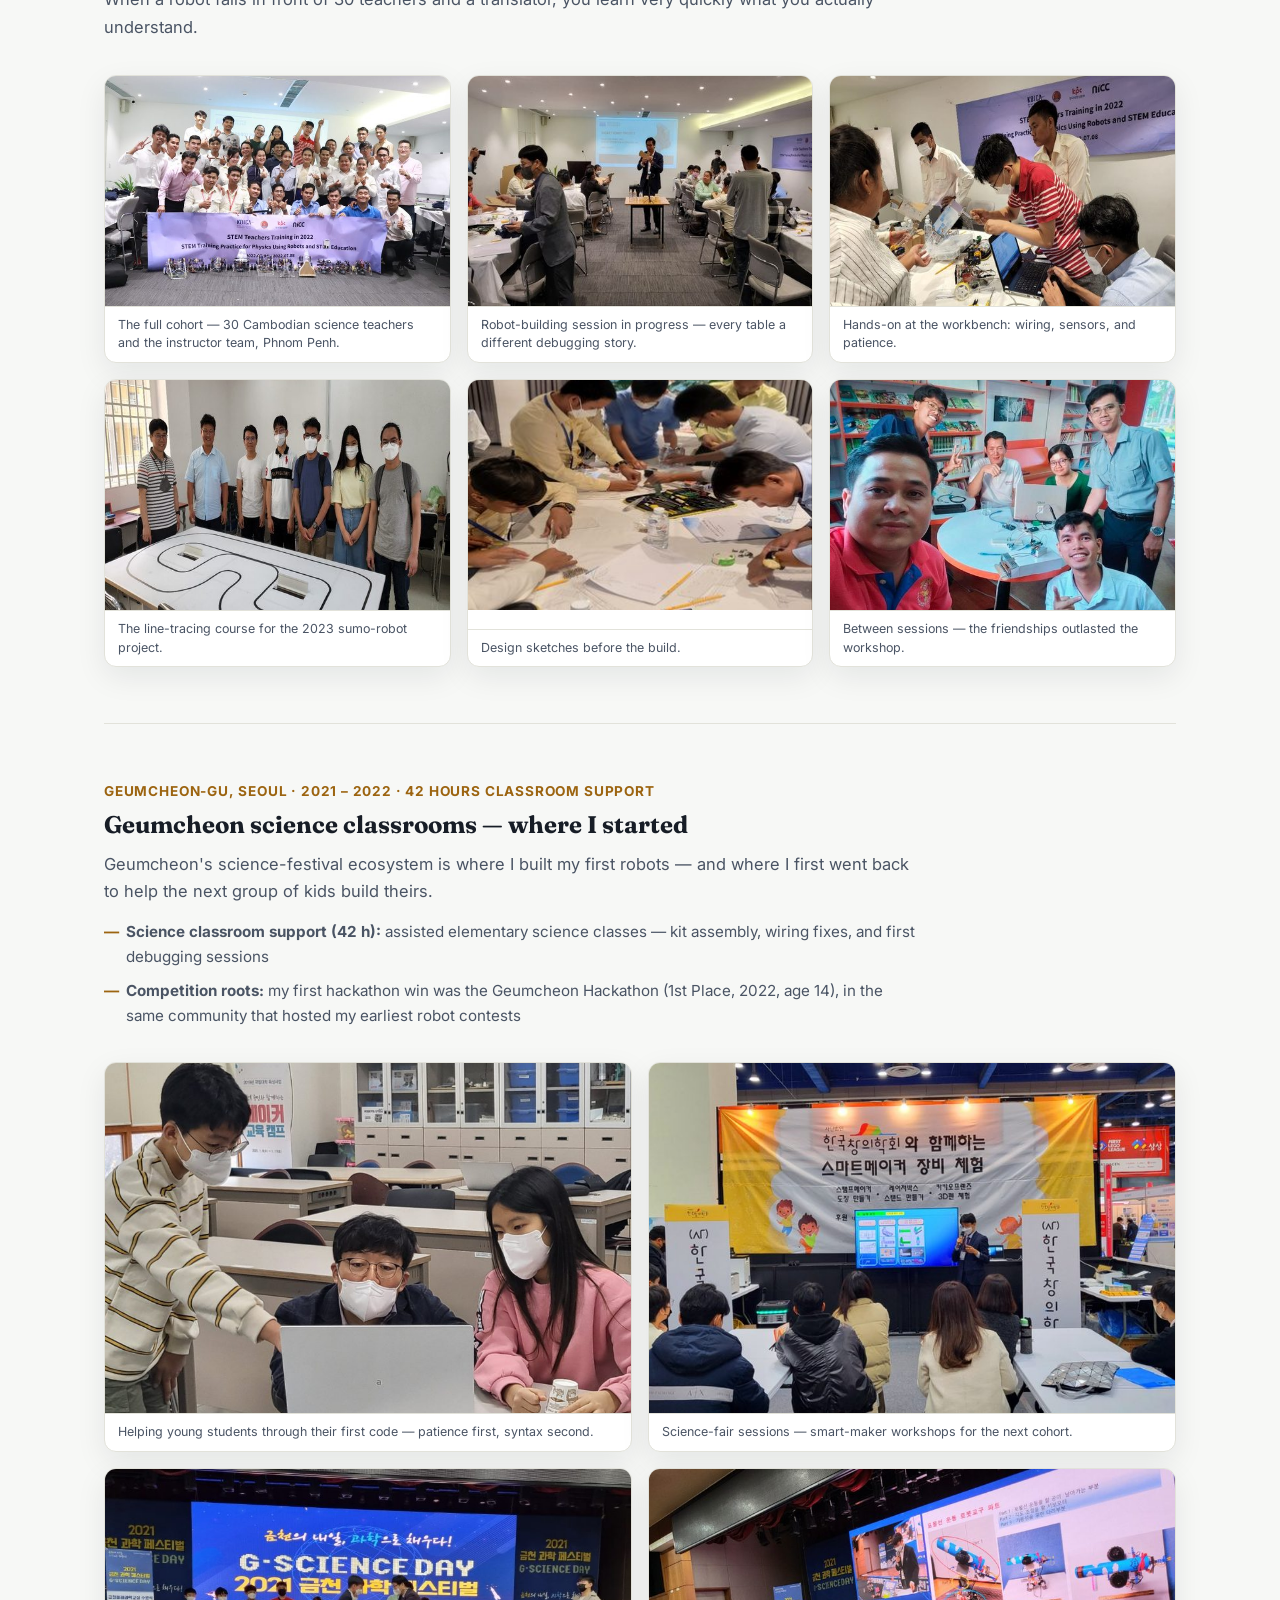
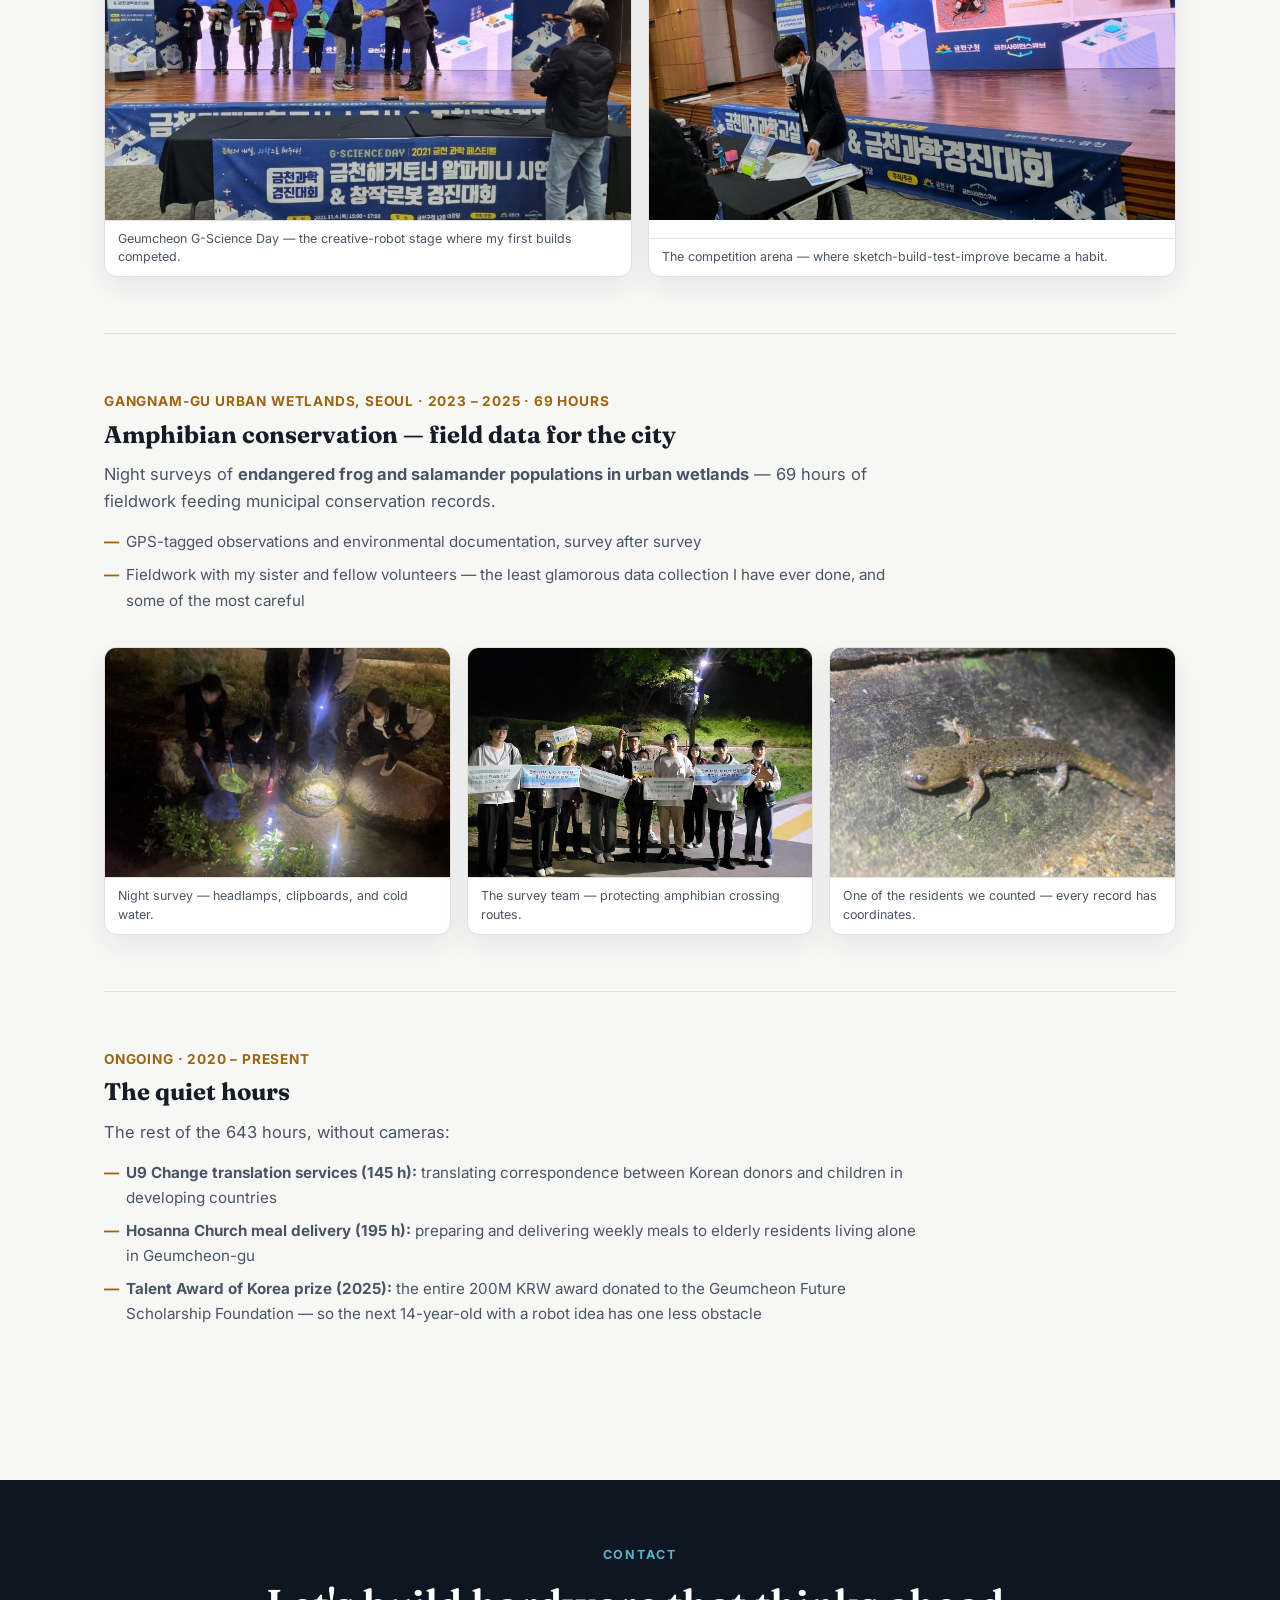
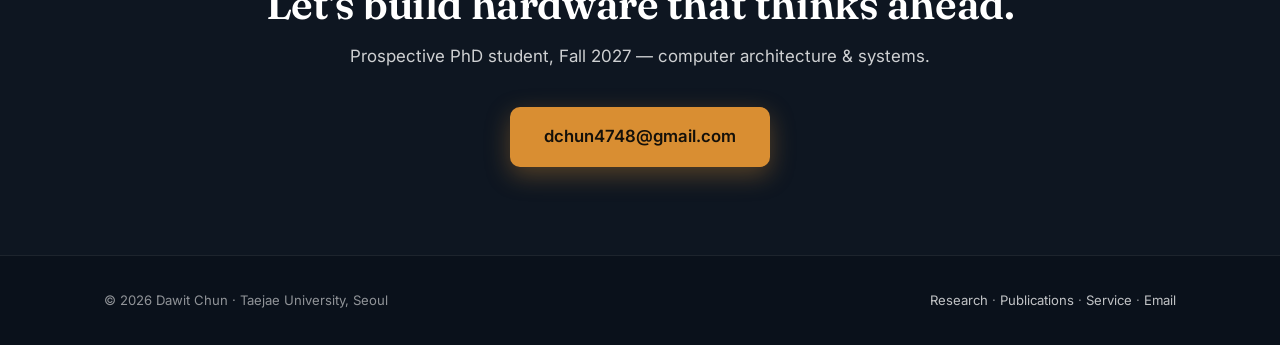
<file: service.html>
<!DOCTYPE html>
<html lang="en">
<head>
<meta charset="UTF-8">
<meta name="viewport" content="width=device-width, initial-scale=1.0">
<title>Teaching &amp; Service — Dawit Chun</title>
<meta name="description" content="Dawit Chun's teaching and service: TA for two university courses, two summers as a STEM instructor in Cambodia (KOICA), amphibian conservation, and 643 volunteer hours.">
<link rel="preconnect" href="https://fonts.googleapis.com">
<link rel="preconnect" href="https://fonts.gstatic.com" crossorigin>
<link href="https://fonts.googleapis.com/css2?family=Fraunces:opsz,wght@9..144,300;9..144,400;9..144,500;9..144,600;9..144,700&family=Inter:wght@300;400;500;600;700&display=swap" rel="stylesheet">
<link rel="stylesheet" href="styles.css">
<link rel="icon" href="data:image/svg+xml,<svg xmlns='http://www.w3.org/2000/svg' viewBox='0 0 100 100'><text y='0.9em' font-size='90'>⚙️</text></svg>">
</head>
<body>

<nav id="nav">
  <div class="wrap">
    <a class="logo" href="index.html">Dawit <b>Chun</b></a>
    <button class="menu-btn" id="menuBtn" aria-label="Menu"><span></span><span></span><span></span></button>
    <ul class="navlinks" id="navLinks">
      <li><a href="index.html">Home</a></li>
      <li><a href="research.html">Research</a></li>
      <li><a href="publications.html">Publications</a></li>
      <li><a href="journey.html">Journey <li><a href="journey.html">Journey &amp; Honors</a></li>amp; Honors</a></li>
      <li><a href="rotation.html">Global Rotation</a></li>
      <li><a href="service.html" class="active">Teaching &amp; Service</a></li>
      <li><a href="index.html#contact">Contact</a></li>
    </ul>
  </div>
</nav>

<div class="page-hero">
  <div class="wrap">
    <span class="kicker">Teaching &amp; Service</span>
    <h1>The best way to learn hardware<br>is to teach it.</h1>
    <p>From TA sessions at my university to robot workshops in Phnom Penh to midnight amphibian surveys — 643 logged volunteer hours, and the teaching that sharpened everything I build.</p>
  </div>
</div>

<section>
  <div class="wrap">
    <div class="statband reveal">
      <div class="st"><span class="n">643h</span><span class="l">total volunteer hours</span></div>
      <div class="st"><span class="n">2</span><span class="l">courses as teaching assistant</span></div>
      <div class="st"><span class="n">2</span><span class="l">summers teaching in Cambodia</span></div>
      <div class="st"><span class="n">30</span><span class="l">teachers trained per summer</span></div>
    </div>

    <!-- TA -->
    <div class="act" id="ta">
      <div class="venue-line">Taejae University · Fall 2025 &amp; Spring 2026</div>
      <h3>Teaching Assistant — physics &amp; quantitative thinking</h3>
      <div class="body">
        <p>Selected as TA for two courses: <b>NS200 Physics in the Modern Society</b> and <b>XD221 Quantitative Thinking in the Sciences</b>.</p>
        <ul>
          <li>Led weekly TA sessions; created and graded problem sets and projects</li>
          <li>Delivered advanced lectures beyond the curriculum — connecting theoretical AI and electronics principles back to the math and physics underneath</li>
          <li>Learned to explain the same idea five different ways — the exact skill that later made 30 Cambodian teachers' robots actually run</li>
        </ul>
      </div>
    </div>

    <!-- CAMBODIA -->
    <div class="act" id="cambodia">
      <div class="venue-line">Phnom Penh, Cambodia · KOICA / Korea Productivity Center · July 2022 &amp; July 2023 · 192 hours</div>
      <h3>STEM Teachers Training — teaching the teachers</h3>
      <div class="body">
        <p>For two consecutive summers, I traveled to Phnom Penh as a <b>STEM instructor for 30 Cambodian high-school science teachers</b>, in a program run by KOICA and the Korea Productivity Center: <i>"STEM Training Practice for Physics Using Robots and STEM Education."</i></p>
        <ul>
          <li><b>What I taught:</b> Arduino programming and wiring, 3D modeling, and C programming — hands-on at the workbench, one debugging session at a time</li>
          <li><b>What we built:</b> a basketball-shooting robot (2022) and a line-tracing sumo robot (2023), with step-by-step materials the teachers could rebuild with their own students</li>
          <li><b>What happened next:</b> teachers adapted our materials in their own classrooms, and the program spread to four additional provinces</li>
        </ul>
        <p>When a robot fails in front of 30 teachers and a translator, you learn very quickly what you actually understand.</p>
      </div>
      <div class="gallery">
        <figure class="reveal"><img src="assets/camb1.jpg" alt="Group photo of the STEM Teachers Training in Phnom Penh with program banner" loading="lazy"><figcaption>The full cohort — 30 Cambodian science teachers and the instructor team, Phnom Penh.</figcaption></figure>
        <figure class="reveal"><img src="assets/camb4.jpg" alt="Wide view of the training classroom during a robotics session" loading="lazy"><figcaption>Robot-building session in progress — every table a different debugging story.</figcaption></figure>
        <figure class="reveal"><img src="assets/camb2.jpg" alt="Hands-on assembly work with teachers at the workbench" loading="lazy"><figcaption>Hands-on at the workbench: wiring, sensors, and patience.</figcaption></figure>
        <figure class="reveal"><img src="assets/camb5.jpg" alt="Line-tracing robot track used in the 2023 training" loading="lazy"><figcaption>The line-tracing course for the 2023 sumo-robot project.</figcaption></figure>
        <figure class="reveal"><img src="assets/camb3.jpg" alt="Teachers collaborating around a table on robot designs" loading="lazy"><figcaption>Design sketches before the build.</figcaption></figure>
        <figure class="reveal"><img src="assets/camb6.jpg" alt="Selfie with Cambodian teachers during a break" loading="lazy"><figcaption>Between sessions — the friendships outlasted the workshop.</figcaption></figure>
      </div>
    </div>

    <!-- GEUMCHEON -->
    <div class="act" id="geumcheon">
      <div class="venue-line">Geumcheon-gu, Seoul · 2021 – 2022 · 42 hours classroom support</div>
      <h3>Geumcheon science classrooms — where I started</h3>
      <div class="body">
        <p>Geumcheon's science-festival ecosystem is where I built my first robots — and where I first went back to help the next group of kids build theirs.</p>
        <ul>
          <li><b>Science classroom support (42 h):</b> assisted elementary science classes — kit assembly, wiring fixes, and first debugging sessions</li>
          <li><b>Competition roots:</b> my first hackathon win was the Geumcheon Hackathon (1st Place, 2022, age 14), in the same community that hosted my earliest robot contests</li>
        </ul>
      </div>
      <div class="gallery two">
        <figure class="reveal"><img src="assets/geum-class.jpg" alt="Guiding elementary students through a coding exercise at computers" loading="lazy"><figcaption>Helping young students through their first code — patience first, syntax second.</figcaption></figure>
        <figure class="reveal"><img src="assets/fair.jpg" alt="Hands-on session at a science fair booth" loading="lazy"><figcaption>Science-fair sessions — smart-maker workshops for the next cohort.</figcaption></figure>
        <figure class="reveal"><img src="assets/gsci.jpg" alt="Geumcheon G-Science Day creative robot competition venue" loading="lazy"><figcaption>Geumcheon G-Science Day — the creative-robot stage where my first builds competed.</figcaption></figure>
        <figure class="reveal"><img src="assets/gsci2.jpg" alt="Robot arena at the Geumcheon science competition" loading="lazy"><figcaption>The competition arena — where sketch-build-test-improve became a habit.</figcaption></figure>
      </div>
    </div>

    <!-- AMPHIBIAN -->
    <div class="act" id="conservation">
      <div class="venue-line">Gangnam-gu urban wetlands, Seoul · 2023 – 2025 · 69 hours</div>
      <h3>Amphibian conservation — field data for the city</h3>
      <div class="body">
        <p>Night surveys of <b>endangered frog and salamander populations in urban wetlands</b> — 69 hours of fieldwork feeding municipal conservation records.</p>
        <ul>
          <li>GPS-tagged observations and environmental documentation, survey after survey</li>
          <li>Fieldwork with my sister and fellow volunteers — the least glamorous data collection I have ever done, and some of the most careful</li>
        </ul>
      </div>
      <div class="gallery">
        <figure class="reveal"><img src="assets/amph1.jpg" alt="Night field survey with flashlights in an urban wetland" loading="lazy"><figcaption>Night survey — headlamps, clipboards, and cold water.</figcaption></figure>
        <figure class="reveal"><img src="assets/amph2.jpg" alt="Survey team with campaign banner at the wetland site" loading="lazy"><figcaption>The survey team — protecting amphibian crossing routes.</figcaption></figure>
        <figure class="reveal"><img src="assets/amph3.jpg" alt="A salamander observed and recorded during the survey" loading="lazy"><figcaption>One of the residents we counted — every record has coordinates.</figcaption></figure>
      </div>
    </div>

    <!-- QUIET -->
    <div class="act" id="quiet">
      <div class="venue-line">Ongoing · 2020 – present</div>
      <h3>The quiet hours</h3>
      <div class="body">
        <p>The rest of the 643 hours, without cameras:</p>
        <ul>
          <li><b>U9 Change translation services (145 h):</b> translating correspondence between Korean donors and children in developing countries</li>
          <li><b>Hosanna Church meal delivery (195 h):</b> preparing and delivering weekly meals to elderly residents living alone in Geumcheon-gu</li>
          <li><b>Talent Award of Korea prize (2025):</b> the entire 200M KRW award donated to the Geumcheon Future Scholarship Foundation — so the next 14-year-old with a robot idea has one less obstacle</li>
        </ul>
      </div>
    </div>

  </div>
</section>

<section id="contact" style="padding-top:60px">
  <div class="wrap">
    <span class="kicker reveal">Contact</span>
    <h2 class="reveal">Let's build hardware that thinks ahead.</h2>
    <p class="lead reveal">Prospective PhD student, Fall 2027 — computer architecture &amp; systems.</p>
    <a class="btn btn-primary reveal" href="mailto:dchun4748@gmail.com">dchun4748@gmail.com</a>
  </div>
</section>

<footer>
  <div class="wrap"><span>© 2026 Dawit Chun · Taejae University, Seoul</span><span><a href="research.html">Research</a> · <a href="publications.html">Publications</a> · <a href="service.html">Service</a> · <a href="mailto:dchun4748@gmail.com">Email</a></span></div>
</footer>

<script src="site.js"></script>
</body>
</html>
</file>
<file: styles.css>
:root{
  --ink:#171d26; --ink-soft:#4a5464; --paper:#f7f8f6; --card:#ffffff;
  --slate:#0e1621; --slate-2:#152232; --copper:#d98e32; --copper-soft:#f0cfa2;
  --cyan:#56b3c9; --green:#5cbf8a; --line:#e2e2da;
  --shadow:0 10px 30px rgba(14,22,33,.08); --shadow-lg:0 18px 50px rgba(14,22,33,.15);
  --r:16px; --max:1120px;
}
*{margin:0;padding:0;box-sizing:border-box}
html{scroll-behavior:smooth}
body{font-family:'Inter',-apple-system,BlinkMacSystemFont,"Segoe UI",sans-serif;color:var(--ink);background:var(--paper);line-height:1.65;font-size:16.5px}
h1,h2,h3,.serif{font-family:'Fraunces',Georgia,'Times New Roman',serif}
a{color:#2e7d93;text-decoration:none}
a:hover{text-decoration:underline}
img{max-width:100%}
.wrap{max-width:var(--max);margin:0 auto;padding:0 24px}
section{padding:88px 0}
.kicker{display:inline-block;font-size:.78rem;font-weight:700;letter-spacing:.16em;text-transform:uppercase;color:var(--copper);margin-bottom:14px}
h2{font-size:clamp(1.9rem,3.4vw,2.6rem);font-weight:600;letter-spacing:-.01em;margin-bottom:14px}
.lead{color:var(--ink-soft);max-width:760px;font-size:1.06rem}
.reveal{opacity:0;transform:translateY(26px);transition:opacity .7s ease,transform .7s ease}
.reveal.on{opacity:1;transform:none}
@media (prefers-reduced-motion: reduce){.reveal{opacity:1;transform:none;transition:none} .trace{animation:none!important}}

/* NAV */
nav{position:fixed;top:0;left:0;right:0;z-index:50;transition:background .3s,box-shadow .3s;padding:18px 0}
nav.scrolled{background:rgba(247,248,246,.92);backdrop-filter:blur(10px);box-shadow:0 1px 0 var(--line);padding:12px 0}
nav .wrap{display:flex;align-items:center;justify-content:space-between}
.logo{font-family:'Fraunces',serif;font-weight:700;font-size:1.25rem;color:#fff;letter-spacing:.01em;transition:color .3s}
nav.scrolled .logo{color:var(--ink)}
.logo b{color:var(--copper)}
.navlinks{display:flex;gap:26px;list-style:none}
.navlinks a{font-size:.86rem;font-weight:600;letter-spacing:.04em;color:rgba(255,255,255,.85);transition:color .3s}
nav.scrolled .navlinks a{color:var(--ink-soft)}
.navlinks a:hover{color:var(--copper);text-decoration:none}
.menu-btn{display:none;background:none;border:0;cursor:pointer;width:34px;height:30px;position:relative}
.menu-btn span{position:absolute;left:4px;right:4px;height:2.5px;border-radius:2px;background:#fff;transition:all .3s}
nav.scrolled .menu-btn span{background:var(--ink)}
.menu-btn span:nth-child(1){top:6px}.menu-btn span:nth-child(2){top:14px}.menu-btn span:nth-child(3){top:22px}
@media(max-width:880px){
  .menu-btn{display:block}
  .navlinks{position:fixed;inset:0;background:var(--slate);flex-direction:column;align-items:center;justify-content:center;gap:34px;transform:translateY(-100%);visibility:hidden;opacity:0;transition:transform .35s ease,opacity .3s ease,visibility 0s .35s}
  .navlinks.open{transform:none;visibility:visible;opacity:1;transition:transform .35s ease,opacity .3s ease,visibility 0s}
  .navlinks a{font-size:1.15rem;color:#fff!important}
}

/* HERO */
header{position:relative;background:linear-gradient(160deg,var(--slate) 0%,var(--slate-2) 58%,#1d3049 100%);color:#fff;overflow:hidden}
.hero{position:relative;z-index:2;padding:170px 0 130px}
.hero .hello{font-size:.95rem;font-weight:600;letter-spacing:.22em;text-transform:uppercase;color:var(--cyan);margin-bottom:18px}
.hero h1{font-size:clamp(2.9rem,7vw,4.9rem);font-weight:600;line-height:1.04;letter-spacing:-.015em}
.hero h1 em{font-style:italic;color:var(--copper-soft)}
.hero .tag{margin-top:26px;font-size:clamp(1.05rem,2vw,1.3rem);max-width:660px;color:rgba(255,255,255,.86);font-weight:300}
.hero .tag b{font-weight:600;color:#fff}
.chips{display:flex;flex-wrap:wrap;gap:12px;margin-top:34px}
.chip{display:inline-flex;align-items:center;gap:8px;font-size:.85rem;font-weight:600;padding:9px 16px;border:1px solid rgba(255,255,255,.28);border-radius:999px;background:rgba(255,255,255,.07)}
.chip .dot{width:7px;height:7px;border-radius:50%;background:var(--cyan)}
.cta{display:flex;flex-wrap:wrap;gap:14px;margin-top:40px}
.btn{display:inline-block;padding:13px 26px;border-radius:10px;font-weight:600;font-size:.95rem;transition:transform .2s,box-shadow .2s}
.btn:hover{text-decoration:none;transform:translateY(-2px)}
.btn-primary{background:var(--copper);color:#14100a;box-shadow:0 8px 24px rgba(217,142,50,.35)}
.btn-ghost{border:1.5px solid rgba(255,255,255,.5);color:#fff}
.circuit{position:absolute;inset:0;z-index:1;pointer-events:none;opacity:.5}
.trace{stroke-dasharray:640;stroke-dashoffset:640;animation:draw 6s ease forwards}
.trace:nth-child(2){animation-delay:.7s}.trace:nth-child(3){animation-delay:1.3s}.trace:nth-child(4){animation-delay:1.9s}
@keyframes draw{to{stroke-dashoffset:0}}
.hero-bottom{position:absolute;left:0;right:0;bottom:-2px;z-index:1}

/* ABOUT */
.about-grid{display:grid;grid-template-columns:1.5fr 1fr;gap:56px;align-items:start}
.about-text p{margin-bottom:18px;color:var(--ink-soft)}
.about-text p b{color:var(--ink)}
.factbox{background:var(--card);border:1px solid var(--line);border-radius:var(--r);box-shadow:var(--shadow);padding:30px}
.factbox .me{width:150px;height:150px;border-radius:50%;object-fit:cover;display:block;margin:0 auto 8px;border:4px solid var(--copper-soft);box-shadow:0 8px 22px rgba(217,142,50,.28)}
.factbox .me-name{text-align:center;font-family:'Fraunces',serif;font-weight:600;font-size:1.05rem;margin-bottom:2px}
.factbox .me-sub{text-align:center;font-size:.8rem;color:var(--ink-soft);margin-bottom:18px}
.factbox h3{font-size:1.05rem;margin-bottom:16px;color:var(--ink)}
.fact{display:flex;gap:14px;padding:11px 0;border-top:1px solid var(--line);font-size:.92rem}
.fact:first-of-type{border-top:0}
.fact .k{min-width:112px;font-weight:700;color:var(--copper);font-size:.8rem;letter-spacing:.05em;text-transform:uppercase;padding-top:2px}
@media(max-width:880px){.about-grid{grid-template-columns:1fr}}

/* THEMES */
#themes{background:linear-gradient(180deg,#eef0ec,var(--paper))}
.themes-grid{display:grid;grid-template-columns:repeat(2,1fr);gap:26px;margin-top:46px}
.theme{background:var(--card);border:1px solid var(--line);border-radius:var(--r);padding:34px;box-shadow:var(--shadow);transition:transform .25s,box-shadow .25s;position:relative;overflow:hidden}
.theme:hover{transform:translateY(-5px);box-shadow:var(--shadow-lg)}
.theme::before{content:"";position:absolute;top:0;left:0;right:0;height:4px;background:var(--tc,var(--copper))}
.theme .ico{width:52px;height:52px;border-radius:13px;display:flex;align-items:center;justify-content:center;background:color-mix(in srgb,var(--tc,var(--copper)) 12%,white);margin-bottom:18px}
.theme .ico svg{width:27px;height:27px;stroke:var(--tc,var(--copper))}
.theme h3{font-size:1.28rem;margin-bottom:10px}
.theme p{color:var(--ink-soft);font-size:.95rem}
.theme .rel{margin-top:16px;font-size:.8rem;font-weight:600;color:var(--tc,var(--copper));letter-spacing:.03em}
@media(max-width:760px){.themes-grid{grid-template-columns:1fr}}

/* PROJECTS */
.proj{display:grid;grid-template-columns:200px 1fr;gap:34px;padding:44px 0;border-top:1px solid var(--line)}
.proj:first-of-type{border-top:0}
.proj .meta .venue{display:inline-block;font-size:.72rem;font-weight:700;letter-spacing:.08em;text-transform:uppercase;color:#fff;background:var(--vc,#2e7d93);padding:6px 12px;border-radius:7px;margin-bottom:12px}
.proj .meta .year{font-family:'Fraunces',serif;font-size:1.6rem;font-weight:600;color:var(--ink);display:block}
.proj .meta .role{font-size:.82rem;color:var(--ink-soft);margin-top:4px}
.proj h3{font-size:1.45rem;margin-bottom:6px}
.proj h3 .award{font-size:.85rem;color:var(--copper);font-family:'Inter',sans-serif;font-weight:700;vertical-align:middle;margin-left:8px;white-space:nowrap}
.proj .sub{font-style:italic;color:var(--ink-soft);font-size:.95rem;margin-bottom:14px}
.proj p{color:var(--ink-soft);font-size:.97rem;margin-bottom:14px}
.proj ul{list-style:none;margin-bottom:14px}
.proj li{position:relative;padding-left:22px;margin-bottom:8px;color:var(--ink-soft);font-size:.93rem}
.proj li::before{content:"—";position:absolute;left:0;color:var(--copper);font-weight:700}
.tags{display:flex;flex-wrap:wrap;gap:8px}
.tags span{font-size:.74rem;font-weight:600;color:#2e7d93;background:#e5eff2;border-radius:6px;padding:4px 10px}
.doi{font-size:.85rem;font-weight:600}
.pfig{margin:2px 0 18px;border-radius:12px;overflow:hidden;border:1px solid var(--line);box-shadow:var(--shadow);background:#fff}
.pfig img,.pfig svg{display:block;width:100%;height:auto}
.pfig figcaption{font-size:.78rem;color:var(--ink-soft);padding:9px 14px;background:#fcfcf9;border-top:1px solid var(--line)}
@media(max-width:760px){.proj{grid-template-columns:1fr;gap:14px}}

/* PUBS */
#pubs{background:var(--slate);color:#fff}
#pubs h2{color:#fff}
#pubs .kicker{color:var(--cyan)}
.pub{display:grid;grid-template-columns:54px 1fr;gap:20px;padding:22px 0;border-top:1px solid rgba(255,255,255,.14)}
.pub:first-of-type{border-top:0;margin-top:34px}
.pub .num{font-family:'Fraunces',serif;font-size:1.5rem;color:var(--copper-soft)}
.pub .t{font-weight:600;font-size:1.02rem;margin-bottom:4px}
.pub .a{font-size:.88rem;color:rgba(255,255,255,.75)}
.pub .a b{color:#fff}
.pub .v{font-size:.85rem;color:var(--cyan);margin-top:4px;font-weight:600}
.pub a{color:#9fd6e4}
.bookrow{margin-top:40px;padding-top:24px;border-top:1px solid rgba(255,255,255,.14);font-size:.9rem;color:rgba(255,255,255,.75)}
.bookrow b{color:#fff}

/* JOURNEY */
.timeline{position:relative;margin-top:52px;padding-left:36px}
.timeline::before{content:"";position:absolute;left:9px;top:6px;bottom:6px;width:2.5px;background:linear-gradient(var(--copper),var(--cyan))}
.tl{position:relative;padding-bottom:38px}
.tl:last-child{padding-bottom:0}
.tl::before{content:"";position:absolute;left:-33px;top:6px;width:15px;height:15px;border-radius:50%;background:var(--paper);border:3.5px solid var(--copper)}
.tl.alt::before{border-color:var(--cyan)}
.tl .yr{font-family:'Fraunces',serif;font-weight:700;font-size:1.1rem;color:var(--copper)}
.tl.alt .yr{color:#2e7d93}
.tl h4{font-size:1.06rem;margin:3px 0 5px}
.tl p{color:var(--ink-soft);font-size:.92rem;max-width:640px}
.tlfig{margin-top:14px;max-width:340px;border-radius:12px;overflow:hidden;border:1px solid var(--line);box-shadow:var(--shadow)}
.tlfig img{display:block;width:100%}
.tlfig figcaption{font-size:.75rem;color:var(--ink-soft);padding:8px 12px;background:#fcfcf9;border-top:1px solid var(--line)}

/* HONORS */
#honors{background:linear-gradient(180deg,#eef0ec,var(--paper))}
.honor-grid{display:grid;grid-template-columns:repeat(3,1fr);gap:22px;margin-top:46px}
.honor{background:var(--card);border:1px solid var(--line);border-radius:var(--r);padding:26px;box-shadow:var(--shadow)}
.honor .hy{font-size:.78rem;font-weight:700;color:var(--copper);letter-spacing:.06em}
.honor h4{font-size:1.02rem;margin:6px 0 4px}
.honor p{font-size:.85rem;color:var(--ink-soft)}
@media(max-width:880px){.honor-grid{grid-template-columns:repeat(2,1fr)}}
@media(max-width:600px){.honor-grid{grid-template-columns:1fr}}

/* SERVICE */
.svc-grid{display:grid;grid-template-columns:repeat(3,1fr);gap:26px;margin-top:46px}
.svc{border-left:3px solid var(--copper);padding:4px 0 4px 22px}
.svc h4{font-size:1.05rem;margin-bottom:6px}
.svc p{font-size:.9rem;color:var(--ink-soft)}
.svc .n{font-family:'Fraunces',serif;font-size:1.9rem;font-weight:600;color:var(--copper);display:block;margin-bottom:4px}
@media(max-width:760px){.svc-grid{grid-template-columns:1fr}}

/* CONTACT */
#contact{background:var(--slate);color:#fff;text-align:center}
#contact .kicker{color:var(--cyan)}
#contact h2{color:#fff}
#contact .lead{margin:0 auto 36px;color:rgba(255,255,255,.8)}
#contact .btn-primary{font-size:1.05rem;padding:16px 34px}
#contact .links{margin-top:26px;display:flex;gap:26px;justify-content:center;flex-wrap:wrap;font-size:.95rem}
#contact .links a{color:#9fd6e4;font-weight:600}
footer{background:#0a111b;color:rgba(255,255,255,.55);text-align:center;padding:26px 0;font-size:.82rem}
footer a{color:rgba(255,255,255,.75)}

/* ---------- MULTI-PAGE ADDITIONS ---------- */
.navlinks a.active{color:var(--copper)!important}
.page-hero{background:linear-gradient(160deg,var(--slate) 0%,var(--slate-2) 70%,#1d3049 100%);color:#fff;padding:150px 0 64px;position:relative;overflow:hidden}
.page-hero .kicker{color:var(--cyan)}
.page-hero h1{font-size:clamp(2.2rem,4.5vw,3.3rem);font-weight:600;letter-spacing:-.01em}
.page-hero p{margin-top:14px;max-width:680px;color:rgba(255,255,255,.82);font-size:1.05rem}
.gallery{display:grid;grid-template-columns:repeat(3,1fr);gap:16px;margin-top:34px}
.gallery.two{grid-template-columns:repeat(2,1fr)}
.gallery figure{background:var(--card);border:1px solid var(--line);border-radius:12px;overflow:hidden;box-shadow:var(--shadow)}
.gallery img{width:100%;height:225px;object-fit:cover;display:block}
.gallery figcaption{font-size:.78rem;color:var(--ink-soft);padding:9px 13px;line-height:1.5}
@media(max-width:880px){.gallery{grid-template-columns:repeat(2,1fr)}}
@media(max-width:600px){.gallery{grid-template-columns:1fr}.gallery img{height:auto}}
.act{padding:56px 0;border-top:1px solid var(--line)}
.act:first-of-type{border-top:0}
.act .venue-line{font-size:.85rem;font-weight:700;color:var(--copper);letter-spacing:.06em;text-transform:uppercase;margin-bottom:8px}
.act h3{font-size:1.5rem;margin-bottom:12px}
.act .body{color:var(--ink-soft);max-width:820px}
.act .body p{margin-bottom:14px}
.act ul{list-style:none;margin:6px 0 10px}
.act li{position:relative;padding-left:22px;margin-bottom:8px;color:var(--ink-soft);font-size:.95rem}
.act li::before{content:"—";position:absolute;left:0;color:var(--copper);font-weight:700}
.statband{display:grid;grid-template-columns:repeat(4,1fr);gap:18px;margin:40px 0 8px}
.statband .st{background:var(--card);border:1px solid var(--line);border-radius:12px;padding:20px 22px;box-shadow:var(--shadow);text-align:center}
.statband .n{font-family:'Fraunces',serif;font-size:2rem;font-weight:600;color:var(--copper);display:block}
.statband .l{font-size:.82rem;color:var(--ink-soft)}
@media(max-width:760px){.statband{grid-template-columns:repeat(2,1fr)}}
.cardlink{display:block;color:inherit}
.cardlink:hover{text-decoration:none}
.hl-strip{display:grid;grid-template-columns:repeat(3,1fr);gap:22px;margin-top:40px}
.hl{background:var(--card);border:1px solid var(--line);border-left:4px solid var(--copper);border-radius:12px;padding:22px;box-shadow:var(--shadow)}
.hl .t{font-weight:700;font-size:.98rem;margin-bottom:4px}
.hl p{font-size:.85rem;color:var(--ink-soft)}
@media(max-width:760px){.hl-strip{grid-template-columns:1fr}}

/* ---------- HERO REEL ---------- */
.hero{display:grid;grid-template-columns:1.12fr .88fr;gap:56px;align-items:center}
.reel-card{position:relative;border-radius:18px;overflow:hidden;box-shadow:0 30px 70px rgba(0,0,0,.5);border:1px solid rgba(255,255,255,.2);transform:rotate(1.6deg);transition:transform .4s ease}
.reel-card:hover{transform:rotate(0deg) scale(1.015)}
.reel-card img{display:block;width:100%;height:auto}
.reel-card .cap{position:absolute;left:0;right:0;bottom:0;padding:26px 18px 13px;background:linear-gradient(transparent,rgba(6,12,22,.88));color:rgba(255,255,255,.92);font-size:.78rem;letter-spacing:.02em}
@media(max-width:980px){.hero{grid-template-columns:1fr;gap:44px}.reel-card{max-width:540px;transform:none}}
/* gallery hover polish */
.gallery figure{transition:transform .25s ease,box-shadow .25s ease}
.gallery figure:hover{transform:translateY(-4px);box-shadow:var(--shadow-lg)}
.gallery img{transition:transform .45s ease}
.gallery figure:hover img{transform:scale(1.04)}

/* ---------- DESIGNER PASS ---------- */
:root{--copper-ink:#9c6410}
h2,h3,h4{line-height:1.18}
h1,h2{text-wrap:balance}
.lead,.page-hero p{text-wrap:pretty}
[id]{scroll-margin-top:96px}
.kicker,.fact .k,.honor .hy,.statband .n,.act .venue-line,.tl .yr{color:var(--copper-ink)}
.svc .n{color:var(--copper-ink)}.svc{border-left-color:var(--copper-ink)}
.proj li::before,.act li::before{color:var(--copper-ink)}
.page-hero .kicker,#contact .kicker,#pubs .kicker{color:var(--cyan)}
.gallery img{aspect-ratio:3/2;height:auto;object-fit:cover}
.gallery figure{display:flex;flex-direction:column;overflow:hidden}
.gallery figcaption{margin-top:auto;border-top:1px solid var(--line)}
@media(max-width:600px){.gallery img{aspect-ratio:3/2;height:auto}}
:focus-visible{outline:2.5px solid var(--copper-ink);outline-offset:3px;border-radius:4px}
.btn:focus-visible,.chip:focus-visible{outline-color:#fff}
.cardlink .hl{transition:transform .25s,box-shadow .25s}
.cardlink:hover .hl{transform:translateY(-4px);box-shadow:var(--shadow-lg)}
.pfig a{transition:opacity .25s}.pfig a:hover{opacity:.92}
::selection{background:var(--copper);color:#14100a}
html{accent-color:var(--copper-ink)}
a{text-underline-offset:3px;text-decoration-thickness:1px}
footer{padding:34px 0;border-top:1px solid rgba(255,255,255,.08)}
footer .wrap{display:flex;justify-content:space-between;gap:12px;flex-wrap:wrap}
footer a:hover{color:#fff}
.hero h1{font-size:clamp(2.6rem,4.6vw,4rem)}
.hero .tag{max-width:none}
.reel-card{transform:none;border-radius:12px;box-shadow:0 0 0 1px rgba(86,179,201,.22),0 30px 70px rgba(0,0,0,.55)}
.reel-card::before,.reel-card::after{content:"";position:absolute;width:26px;height:26px;border:2.5px solid var(--copper);z-index:2;pointer-events:none}
.reel-card::before{top:10px;left:10px;border-right:0;border-bottom:0;border-radius:4px 0 0 0}
.reel-card::after{bottom:10px;right:10px;border-left:0;border-top:0;border-radius:0 0 4px 0}
.reel-card .cap::before{content:"";display:inline-block;width:7px;height:7px;border-radius:50%;background:var(--cyan);vertical-align:middle;margin-right:9px}
.circuit g circle{animation:pulse 3.6s ease-in-out infinite}
.circuit g:nth-of-type(2) circle{animation-delay:1.2s}
@keyframes pulse{50%{opacity:.35}}
.page-hero::after{content:"";position:absolute;right:-120px;bottom:-160px;width:520px;height:520px;border-radius:50%;background:radial-gradient(circle,rgba(217,142,50,.14),transparent 65%);pointer-events:none}
@media (prefers-reduced-motion:reduce){html{scroll-behavior:auto}*{transition-duration:.01ms!important}.trace{animation:none!important;stroke-dashoffset:0}.circuit g circle{animation:none}.gallery figure:hover img,.reel-card:hover{transform:none}}
</file>
